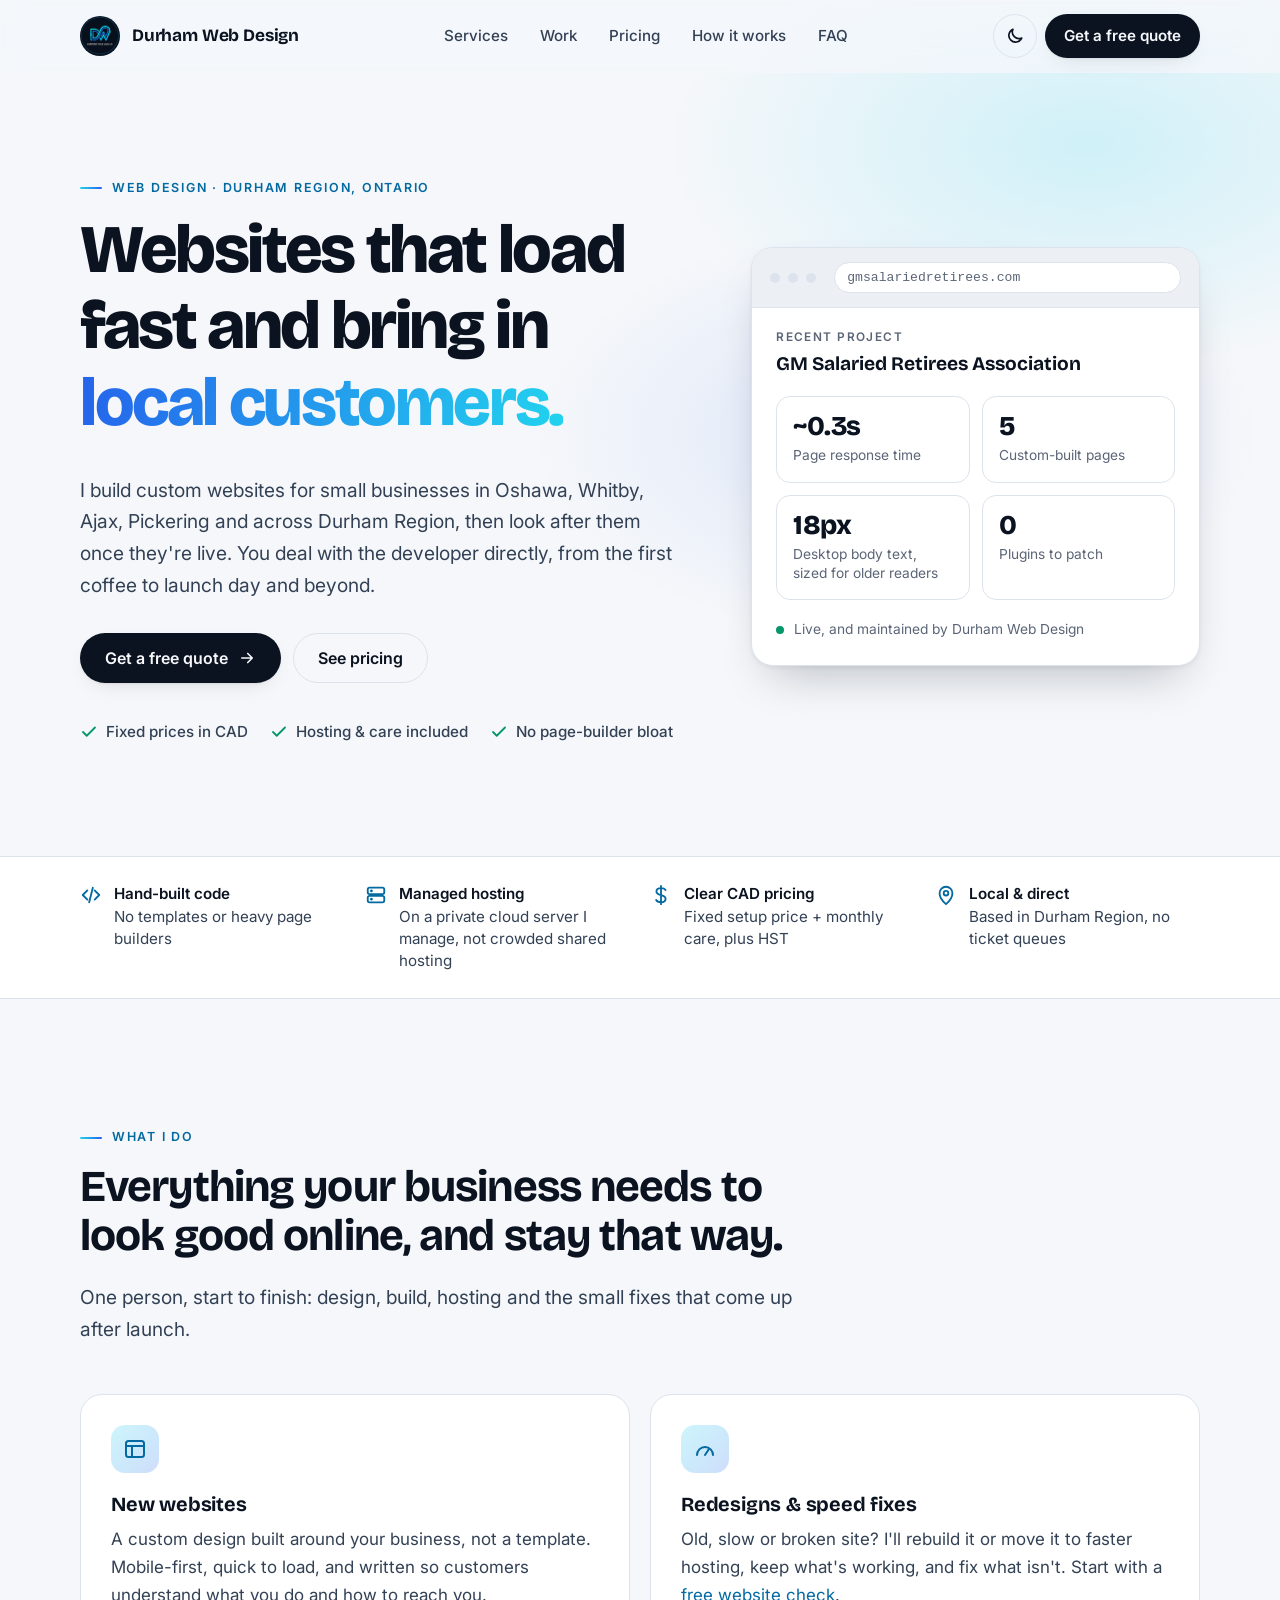
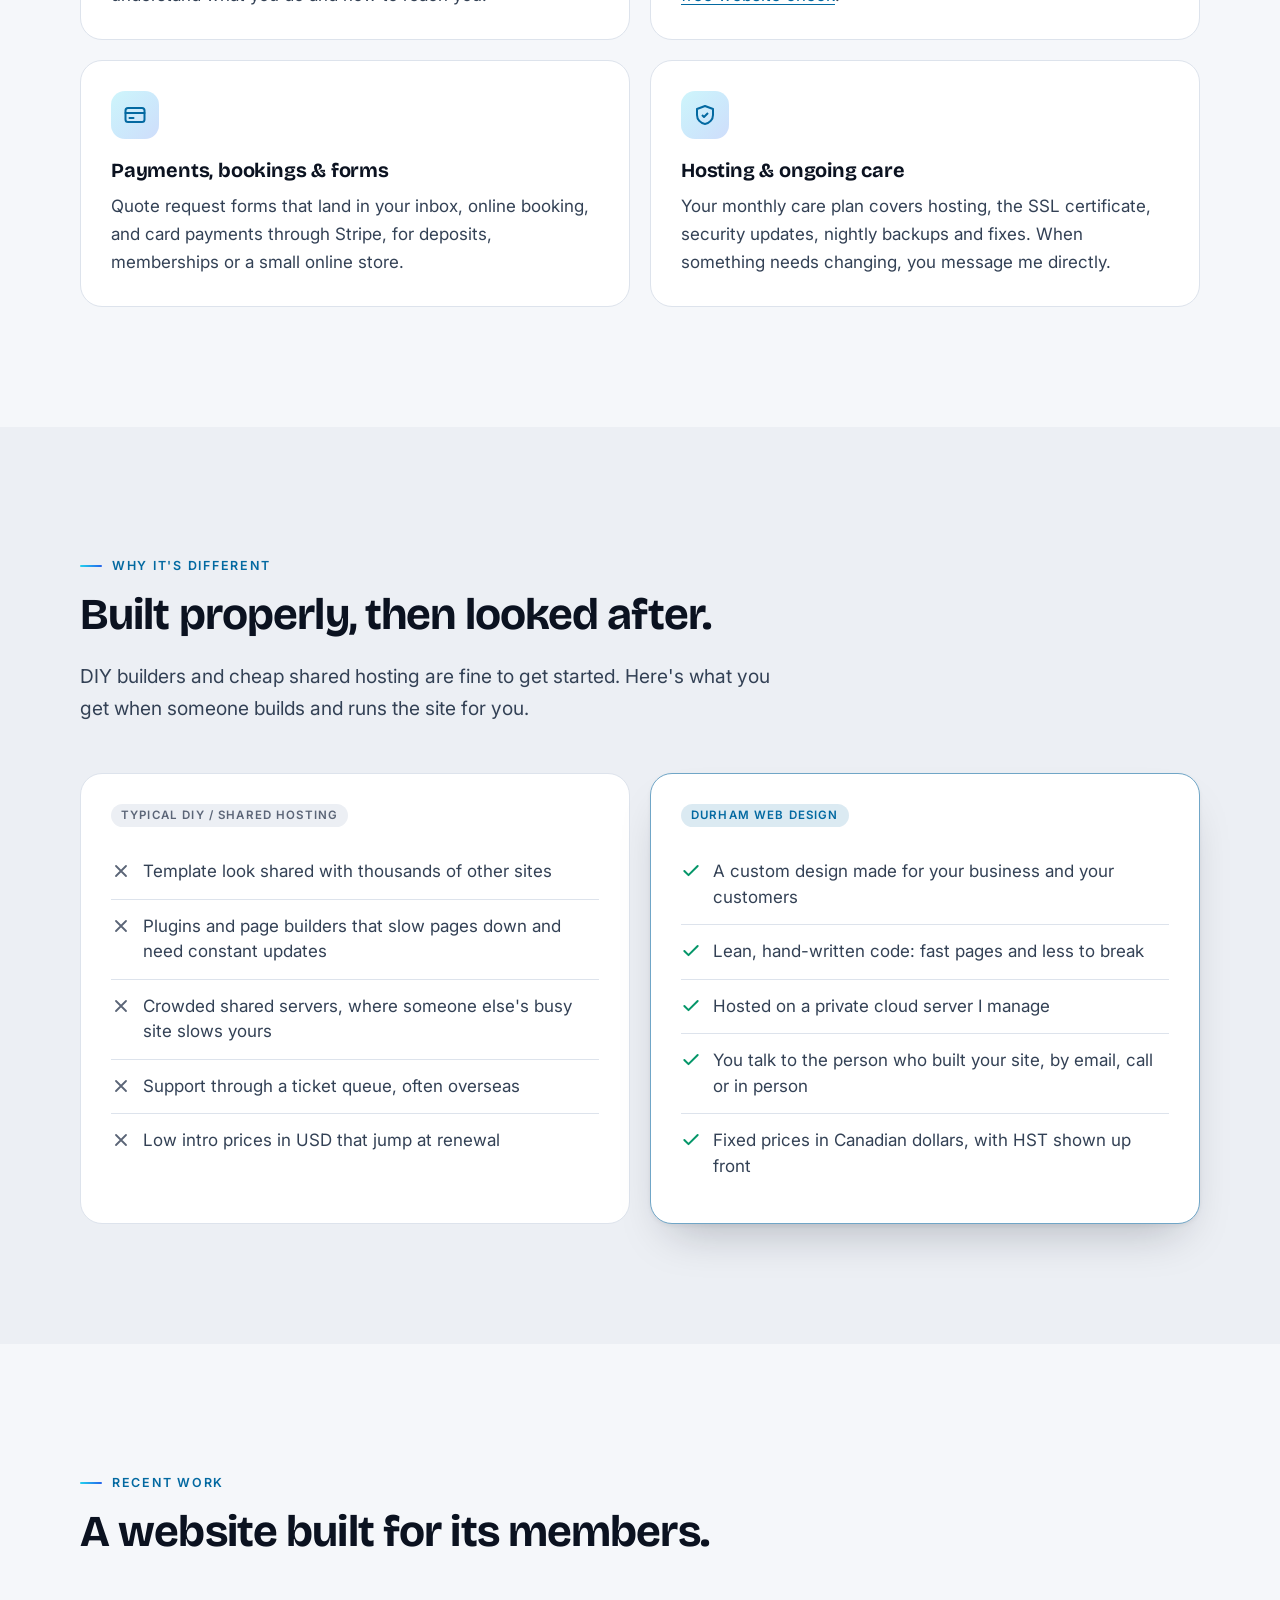
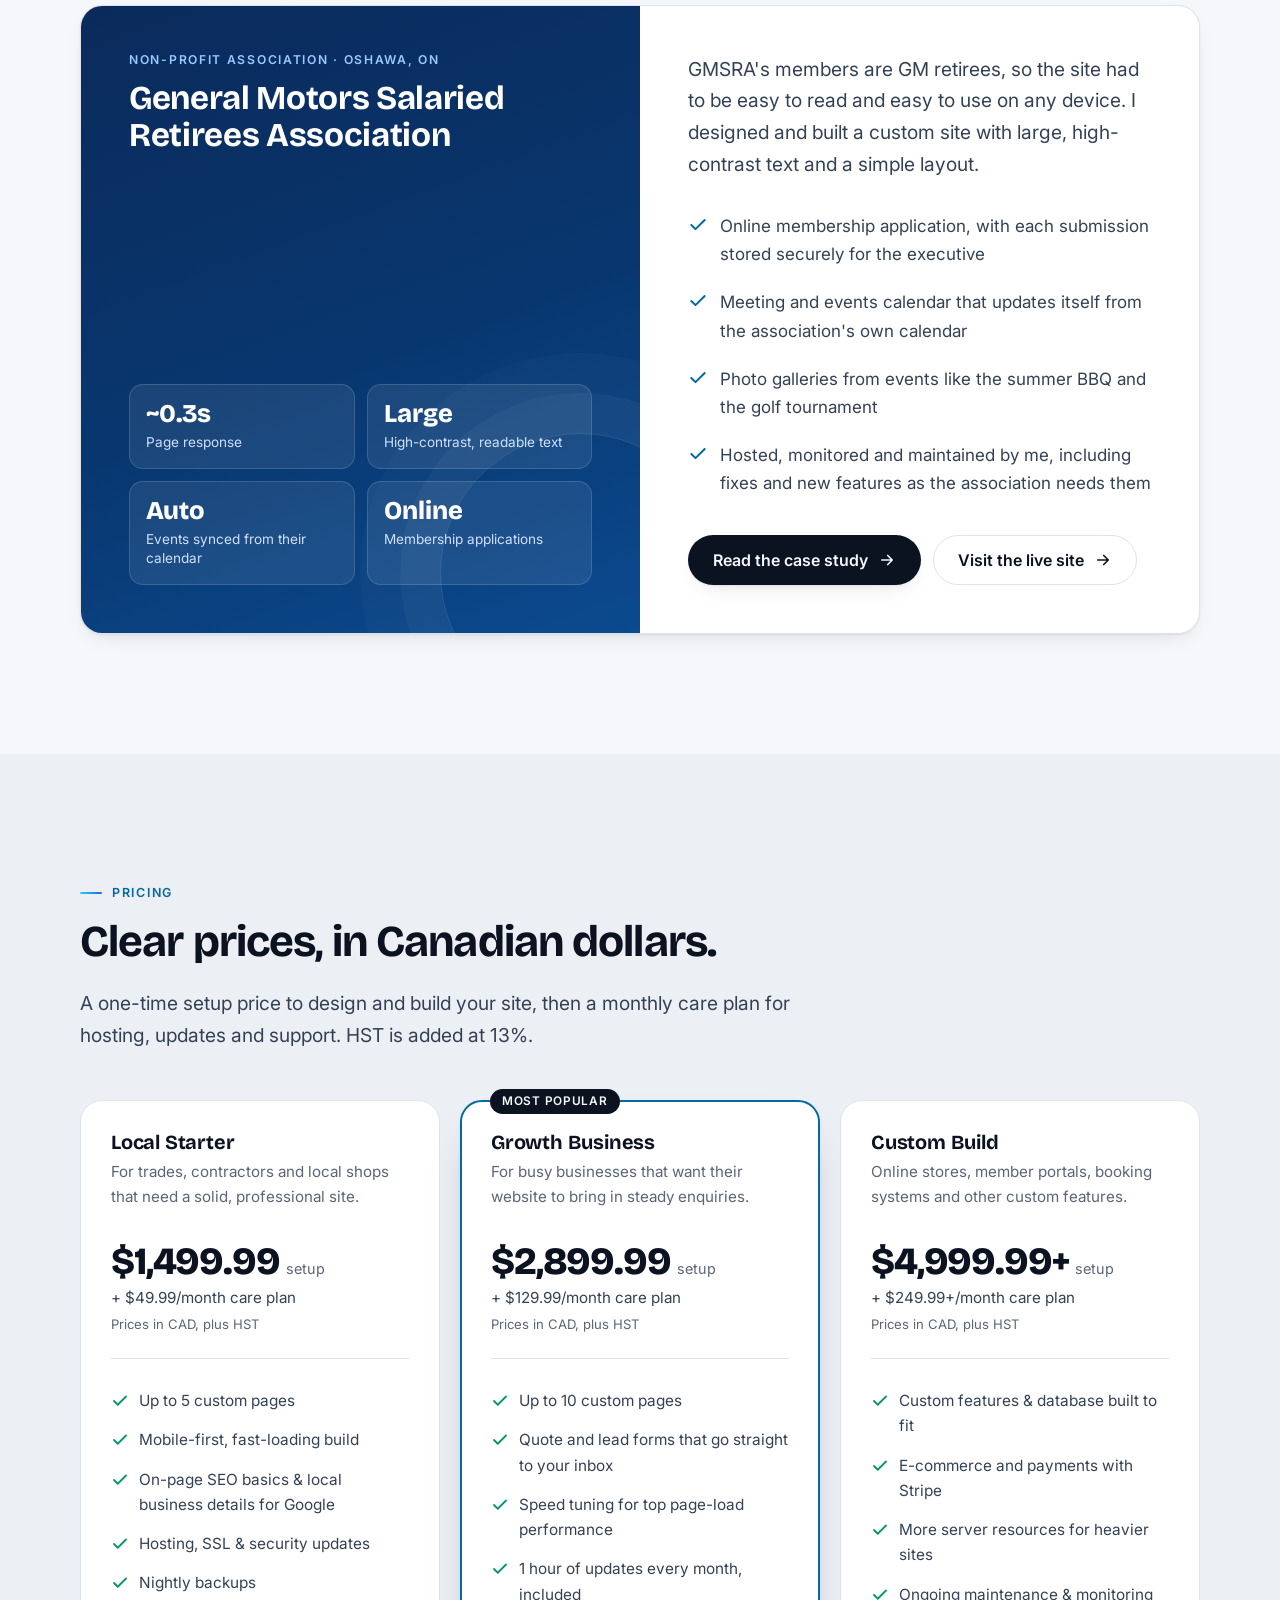
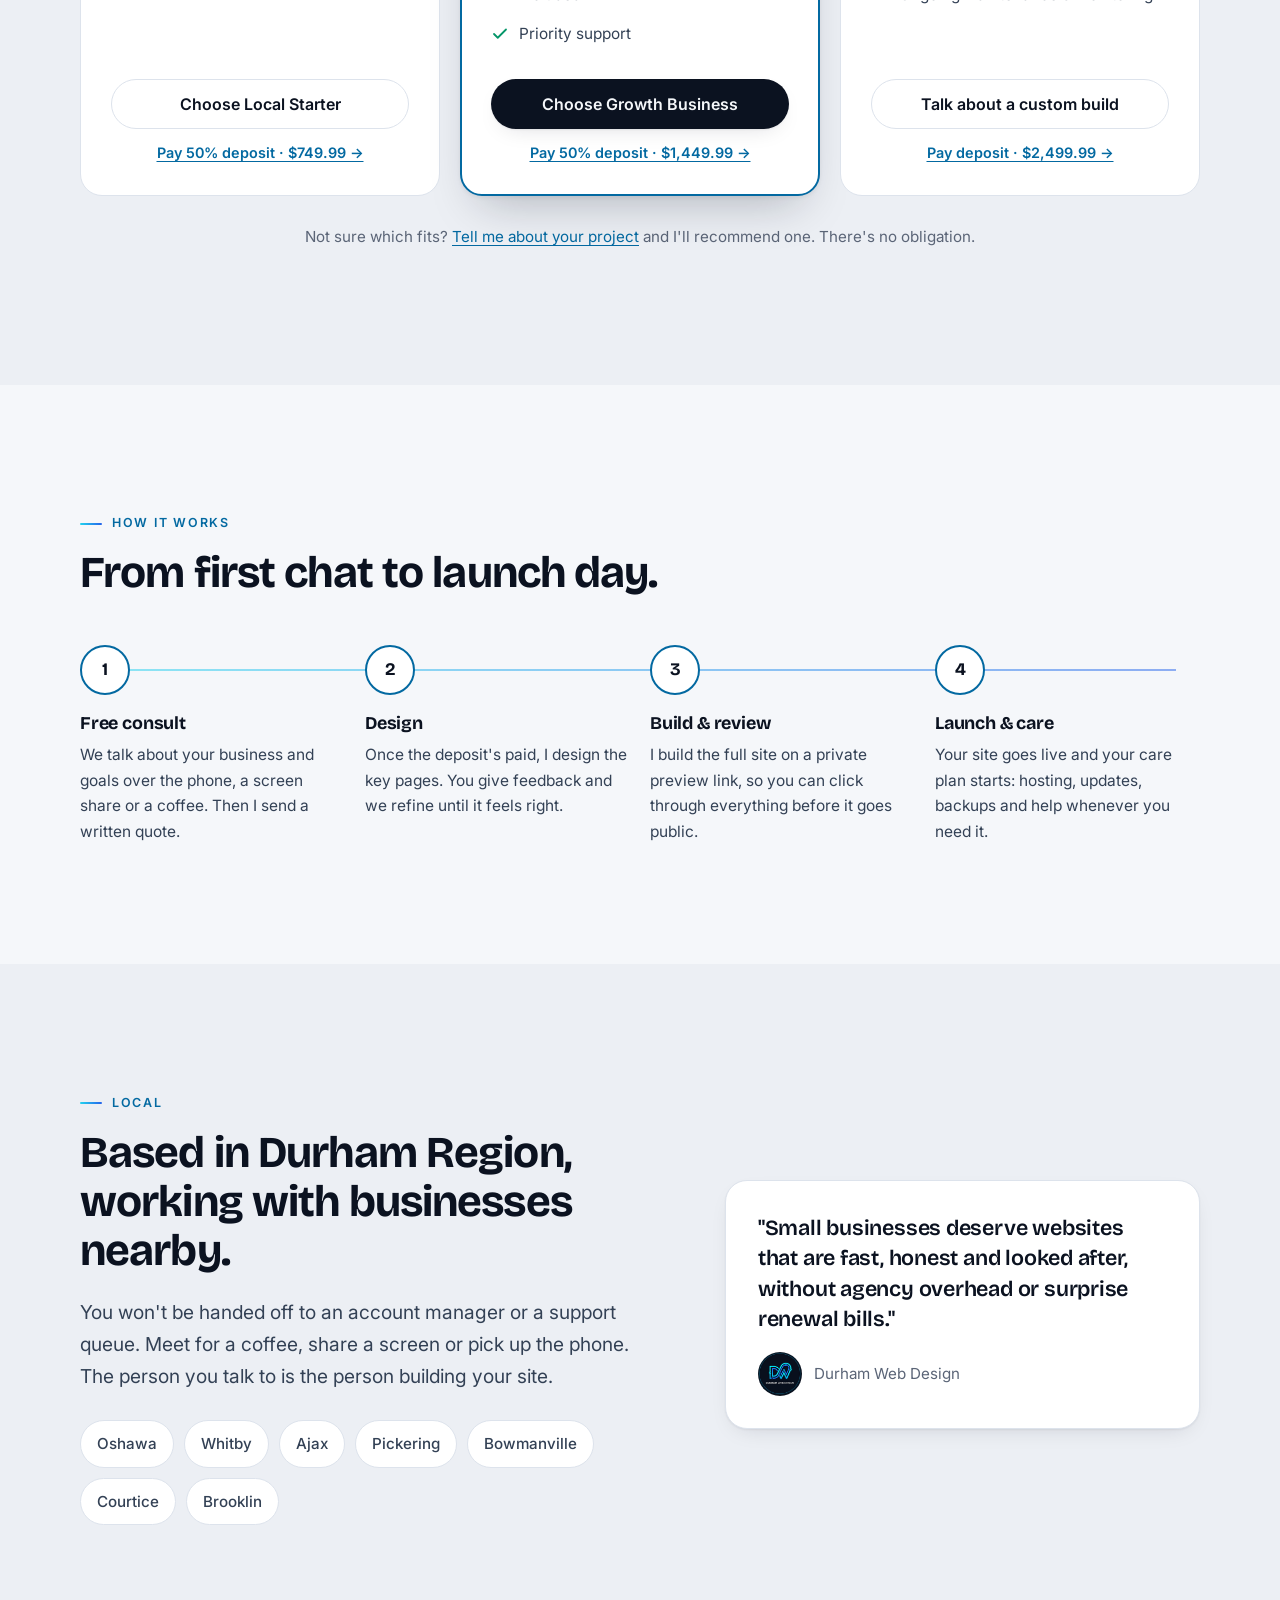
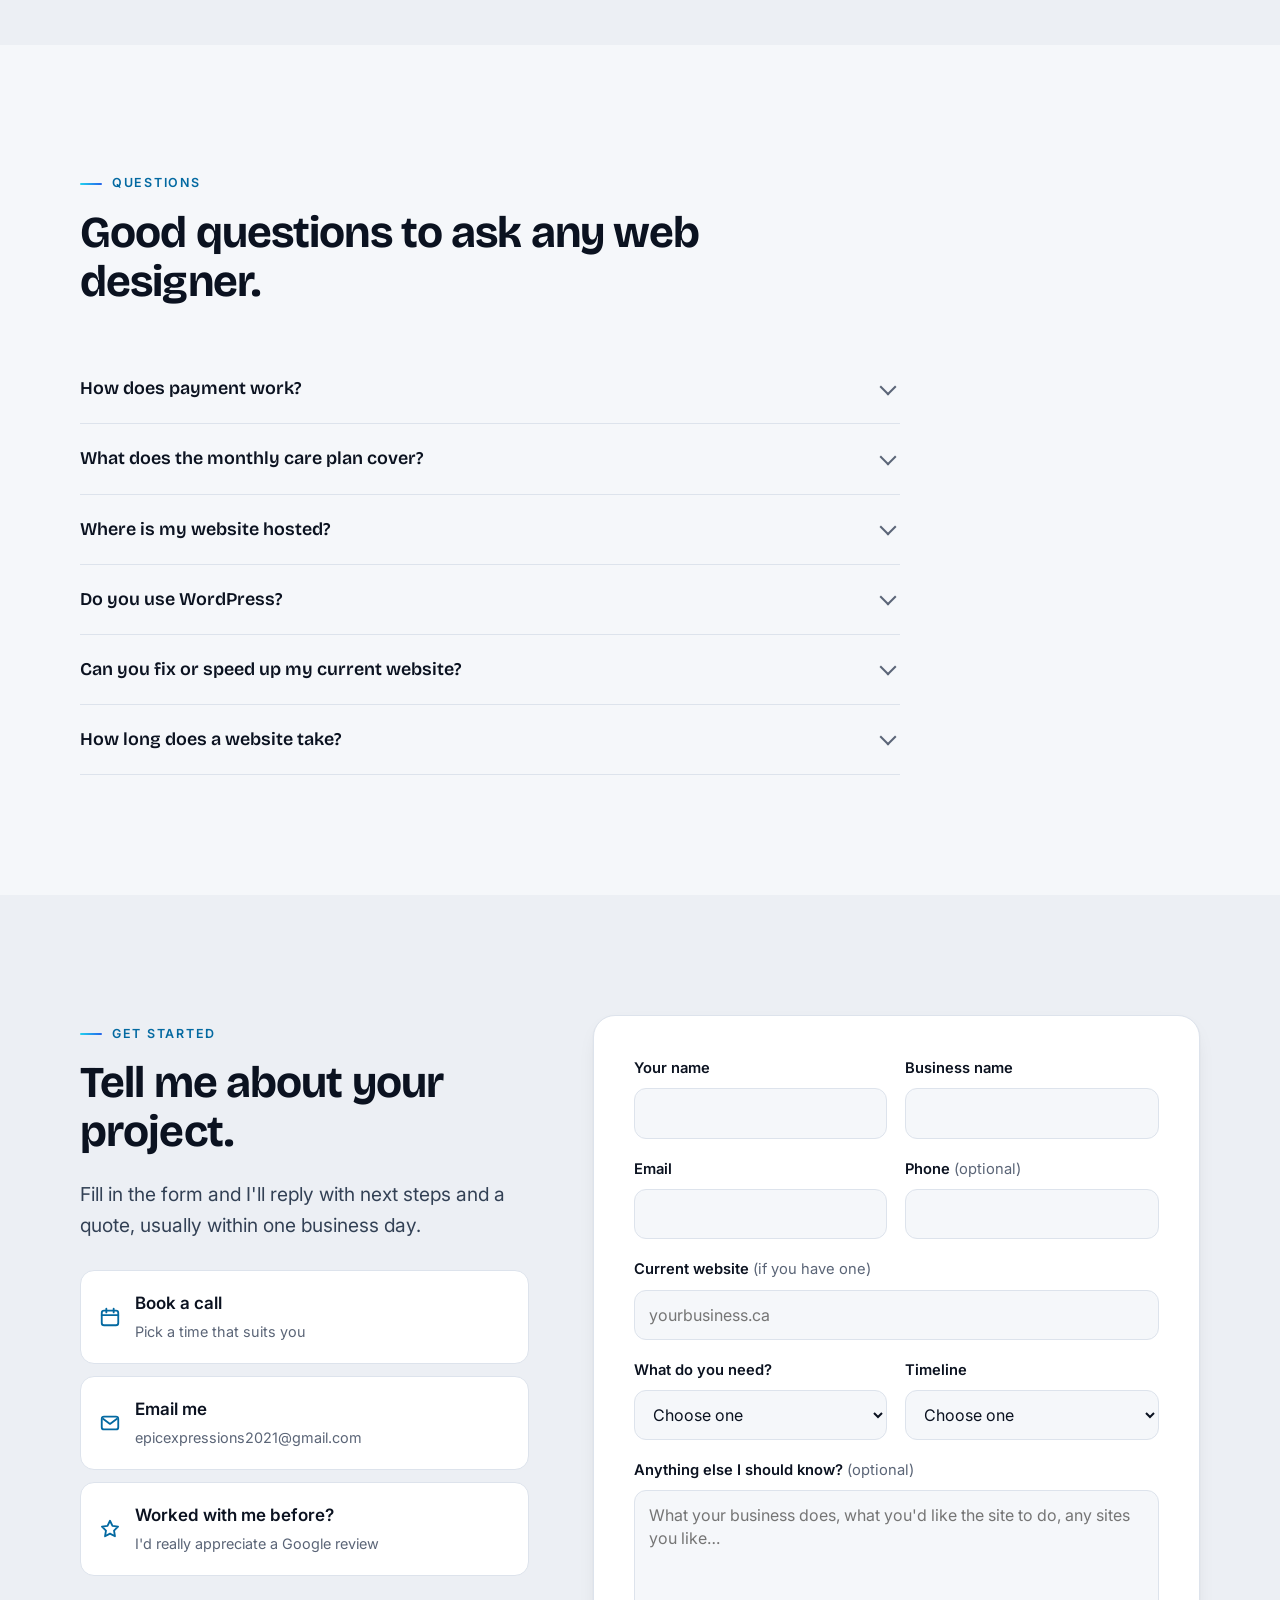
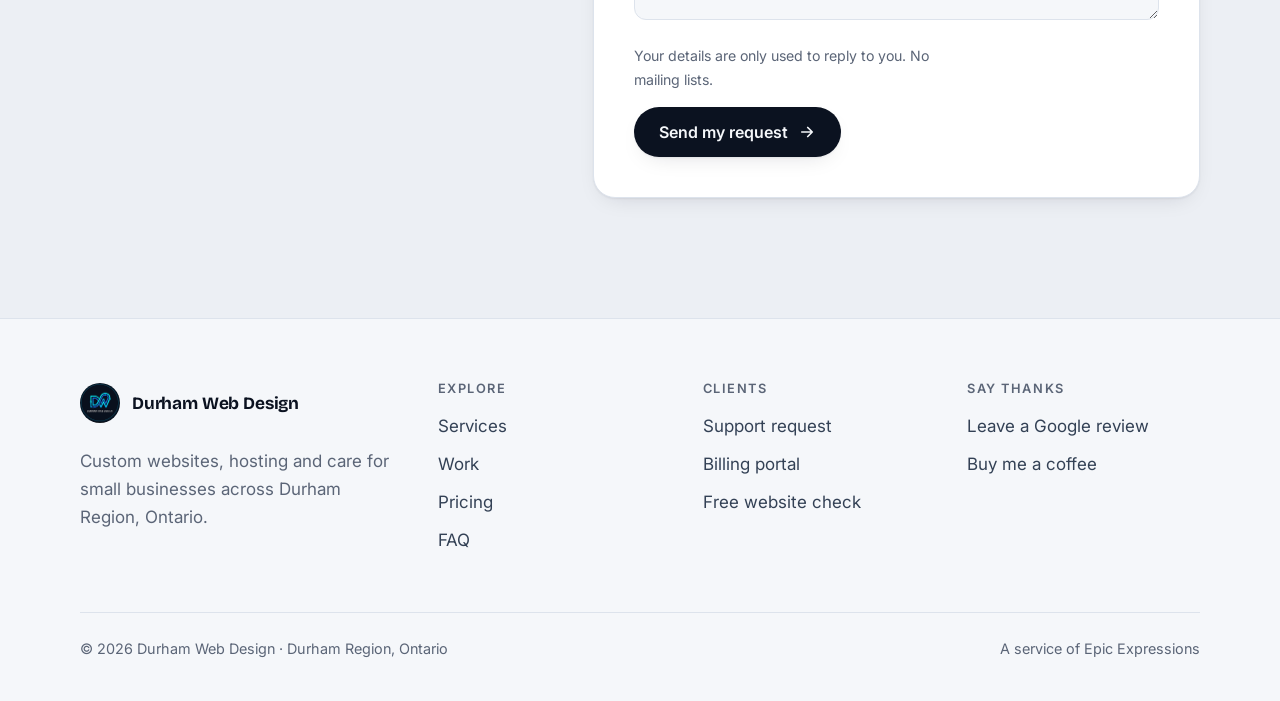
<file: index.html>
<!doctype html>
<html lang="en-CA">
<head>
  <meta charset="utf-8">
  <meta name="viewport" content="width=device-width, initial-scale=1">
  <title>Durham Web Design | Custom Websites for Durham Region Businesses</title>
  <meta name="description" content="Fast, hand-built websites for small businesses in Oshawa, Whitby, Ajax, Pickering and across Durham Region. Fixed CAD pricing, hosting and care included, and you deal directly with the developer.">
  <link rel="canonical" href="https://durhamweb.design/">
  <meta name="theme-color" content="#f5f7fa" media="(prefers-color-scheme: light)">
  <meta name="theme-color" content="#070b14" media="(prefers-color-scheme: dark)">
  <meta property="og:type" content="website">
  <meta property="og:title" content="Durham Web Design | Custom Websites for Durham Region Businesses">
  <meta property="og:description" content="Fast, hand-built websites for Durham Region businesses. Fixed CAD pricing, hosting and care included.">
  <meta property="og:url" content="https://durhamweb.design/">
  <meta property="og:image" content="https://durhamweb.design/assets/images/logo.png">
  <link rel="icon" type="image/png" href="/assets/images/favicon-64.png">
  <link rel="apple-touch-icon" href="/assets/images/apple-touch-icon.png">

  <link rel="preconnect" href="https://fonts.googleapis.com">
  <link rel="preconnect" href="https://fonts.gstatic.com" crossorigin>
  <link href="https://fonts.googleapis.com/css2?family=Bricolage+Grotesque:opsz,wght@12..96,500;12..96,600;12..96,700;12..96,800&family=Inter:wght@400;500;600;700&display=swap" rel="stylesheet">

  <!-- Google Analytics. NOTE: the server CSP must allow googletagmanager.com / google-analytics.com for this to load. -->
  <script async src="https://www.googletagmanager.com/gtag/js?id=G-33S0Z7WYRG"></script>
  <script>
    window.dataLayer = window.dataLayer || [];
    function gtag(){dataLayer.push(arguments);}
    gtag('js', new Date());
    gtag('config', 'G-33S0Z7WYRG');
  </script>

  <script type="application/ld+json">
  {
    "@context": "https://schema.org",
    "@type": "ProfessionalService",
    "name": "Durham Web Design",
    "url": "https://durhamweb.design/",
    "logo": "https://durhamweb.design/assets/images/logo.png",
    "email": "epicexpressions2021@gmail.com",
    "priceRange": "$$",
    "currenciesAccepted": "CAD",
    "areaServed": ["Oshawa","Whitby","Ajax","Pickering","Bowmanville","Courtice","Brooklin","Durham Region"],
    "address": { "@type": "PostalAddress", "addressRegion": "ON", "addressCountry": "CA" }
  }
  </script>

  <script>
    // Apply saved theme before paint (avoids a flash). Storage can be unavailable, so guard it.
    (function () {
      try {
        var t = localStorage.getItem('dwd-theme');
        if (t === 'light' || t === 'dark') document.documentElement.setAttribute('data-theme', t);
      } catch (e) {}
    })();
  </script>

    <link rel="stylesheet" href="/assets/css/site.css">
</head>
<body class="no-js">
  <a class="skip" href="#main">Skip to content</a>

  <!-- SVG icon sprite -->
  <svg width="0" height="0" style="position:absolute" aria-hidden="true">
    <defs>
      <symbol id="i-check" viewBox="0 0 24 24" fill="none" stroke="currentColor" stroke-width="2.4" stroke-linecap="round" stroke-linejoin="round"><path d="M20 6 9 17l-5-5"/></symbol>
      <symbol id="i-x" viewBox="0 0 24 24" fill="none" stroke="currentColor" stroke-width="2.2" stroke-linecap="round"><path d="M18 6 6 18M6 6l12 12"/></symbol>
      <symbol id="i-arrow" viewBox="0 0 24 24" fill="none" stroke="currentColor" stroke-width="2.2" stroke-linecap="round" stroke-linejoin="round"><path d="M5 12h14M13 6l6 6-6 6"/></symbol>
      <symbol id="i-bolt" viewBox="0 0 24 24" fill="none" stroke="currentColor" stroke-width="2" stroke-linejoin="round"><path d="M13 2 4 14h7l-1 8 9-12h-7l1-8Z"/></symbol>
      <symbol id="i-code" viewBox="0 0 24 24" fill="none" stroke="currentColor" stroke-width="2" stroke-linecap="round" stroke-linejoin="round"><path d="m8 7-5 5 5 5M16 7l5 5-5 5M14 4l-4 16"/></symbol>
      <symbol id="i-shield" viewBox="0 0 24 24" fill="none" stroke="currentColor" stroke-width="2" stroke-linejoin="round"><path d="M12 3 4 6v6c0 4.5 3.4 8.3 8 9 4.6-.7 8-4.5 8-9V6l-8-3Z"/><path d="m9 12 2 2 4-4"/></symbol>
      <symbol id="i-pin" viewBox="0 0 24 24" fill="none" stroke="currentColor" stroke-width="2" stroke-linejoin="round"><path d="M12 22s7-6.1 7-12a7 7 0 1 0-14 0c0 5.9 7 12 7 12Z"/><circle cx="12" cy="10" r="2.5"/></symbol>
      <symbol id="i-dollar" viewBox="0 0 24 24" fill="none" stroke="currentColor" stroke-width="2" stroke-linecap="round"><path d="M12 2v20M17 6.5C16 5 14.2 4.5 12 4.5c-2.8 0-5 1.3-5 3.7 0 5.3 10 2.7 10 8 0 2.4-2.2 3.8-5 3.8-2.4 0-4.4-.8-5.3-2.5"/></symbol>
      <symbol id="i-layout" viewBox="0 0 24 24" fill="none" stroke="currentColor" stroke-width="2" stroke-linejoin="round"><rect x="3" y="4" width="18" height="16" rx="2.5"/><path d="M3 9h18M9 9v11"/></symbol>
      <symbol id="i-server" viewBox="0 0 24 24" fill="none" stroke="currentColor" stroke-width="2" stroke-linejoin="round"><rect x="3" y="4" width="18" height="7" rx="2"/><rect x="3" y="13" width="18" height="7" rx="2"/><path d="M7 7.5h.01M7 16.5h.01" stroke-linecap="round" stroke-width="3"/></symbol>
      <symbol id="i-gauge" viewBox="0 0 24 24" fill="none" stroke="currentColor" stroke-width="2" stroke-linecap="round"><path d="M4 18a8 8 0 1 1 16 0"/><path d="m12 18 4-6"/></symbol>
      <symbol id="i-card" viewBox="0 0 24 24" fill="none" stroke="currentColor" stroke-width="2" stroke-linejoin="round"><rect x="2.5" y="5" width="19" height="14" rx="2.5"/><path d="M2.5 10h19M6.5 15h4" stroke-linecap="round"/></symbol>
      <symbol id="i-mail" viewBox="0 0 24 24" fill="none" stroke="currentColor" stroke-width="2" stroke-linejoin="round"><rect x="3" y="5" width="18" height="14" rx="2.5"/><path d="m4 7 8 6 8-6"/></symbol>
      <symbol id="i-cal" viewBox="0 0 24 24" fill="none" stroke="currentColor" stroke-width="2" stroke-linejoin="round"><rect x="3" y="5" width="18" height="16" rx="2.5"/><path d="M3 10h18M8 3v4M16 3v4" stroke-linecap="round"/></symbol>
      <symbol id="i-star" viewBox="0 0 24 24" fill="none" stroke="currentColor" stroke-width="2" stroke-linejoin="round"><path d="m12 3 2.7 5.6 6.1.9-4.4 4.3 1 6.1L12 17l-5.4 2.9 1-6.1-4.4-4.3 6.1-.9L12 3Z"/></symbol>
      <symbol id="i-moon" viewBox="0 0 24 24" fill="none" stroke="currentColor" stroke-width="2" stroke-linejoin="round"><path d="M20 14.5A8 8 0 0 1 9.5 4a8 8 0 1 0 10.5 10.5Z"/></symbol>
      <symbol id="i-sun" viewBox="0 0 24 24" fill="none" stroke="currentColor" stroke-width="2" stroke-linecap="round"><circle cx="12" cy="12" r="4"/><path d="M12 2v2M12 20v2M4.9 4.9l1.4 1.4M17.7 17.7l1.4 1.4M2 12h2M20 12h2M4.9 19.1l1.4-1.4M17.7 6.3l1.4-1.4"/></symbol>
      <symbol id="i-menu" viewBox="0 0 24 24" fill="none" stroke="currentColor" stroke-width="2.2" stroke-linecap="round"><path d="M4 7h16M4 12h16M4 17h16"/></symbol>
    </defs>
  </svg>

  <header class="site-header" id="top">
    <div class="wrap nav">
      <a class="brand" href="#top" aria-label="Durham Web Design home">
        <img src="/assets/images/logo-160.png" alt="" width="40" height="40">
        <span>Durham Web Design</span>
      </a>
      <ul class="nav-links">
        <li><a href="#services">Services</a></li>
        <li><a href="#work">Work</a></li>
        <li><a href="#pricing">Pricing</a></li>
        <li><a href="#process">How it works</a></li>
        <li><a href="#faq">FAQ</a></li>
      </ul>
      <div class="nav-actions">
        <button class="icon-btn" id="themeToggle" type="button" aria-label="Switch colour theme">
          <svg class="theme-moon"><use href="#i-moon"/></svg>
          <svg class="theme-sun"><use href="#i-sun"/></svg>
        </button>
        <a class="btn btn-primary btn-cta" href="#contact">Get a free quote</a>
        <button class="icon-btn menu-btn" id="menuBtn" type="button" aria-label="Open menu" aria-expanded="false" aria-controls="mobileNav">
          <svg><use href="#i-menu"/></svg>
        </button>
      </div>
    </div>
    <nav class="mobile-nav" id="mobileNav" data-open="false" aria-label="Mobile">
      <a href="#services">Services <span>&rarr;</span></a>
      <a href="#work">Work <span>&rarr;</span></a>
      <a href="#pricing">Pricing <span>&rarr;</span></a>
      <a href="#process">How it works <span>&rarr;</span></a>
      <a href="#faq">FAQ <span>&rarr;</span></a>
      <a href="/audit/">Free website check <span>&rarr;</span></a>
      <a href="/support/">Client support <span>&rarr;</span></a>
      <a class="btn btn-primary" href="#contact">Get a free quote</a>
    </nav>
  </header>

  <main id="main">

    <!-- HERO -->
    <section class="hero">
      <div class="wrap hero-grid">
        <div>
          <div class="eyebrow">Web design &middot; Durham Region, Ontario</div>
          <h1>Websites that load fast and bring in <span class="grad">local customers.</span></h1>
          <p class="lead">I build custom websites for small businesses in Oshawa, Whitby, Ajax, Pickering and across Durham Region, then look after them once they're live. You deal with the developer directly, from the first coffee to launch day and beyond.</p>
          <div class="hero-ctas">
            <a class="btn btn-primary" href="#contact">Get a free quote <svg class="arrow" width="18" height="18"><use href="#i-arrow"/></svg></a>
            <a class="btn btn-ghost" href="#pricing">See pricing</a>
          </div>
          <ul class="hero-points">
            <li><svg><use href="#i-check"/></svg>Fixed prices in CAD</li>
            <li><svg><use href="#i-check"/></svg>Hosting &amp; care included</li>
            <li><svg><use href="#i-check"/></svg>No page-builder bloat</li>
          </ul>
        </div>

        <aside class="proof reveal" aria-label="Recent project at a glance">
          <div class="proof-bar">
            <i></i><i></i><i></i>
            <div class="proof-url">gmsalariedretirees.com</div>
          </div>
          <div class="proof-body">
            <div class="proof-label">Recent project</div>
            <div class="proof-title">GM Salaried Retirees Association</div>
            <div class="proof-stats">
              <div class="stat"><b>~0.3s</b><span>Page response time</span></div>
              <div class="stat"><b>5</b><span>Custom-built pages</span></div>
              <div class="stat"><b>18px</b><span>Desktop body text, sized for older readers</span></div>
              <div class="stat"><b>0</b><span>Plugins to patch</span></div>
            </div>
            <div class="proof-foot"><span class="pulse" aria-hidden="true"></span>Live, and maintained by Durham Web Design</div>
          </div>
        </aside>
      </div>
    </section>

    <!-- STRIP -->
    <div class="strip">
      <div class="wrap">
        <ul>
          <li><svg><use href="#i-code"/></svg><div><b>Hand-built code</b>No templates or heavy page builders</div></li>
          <li><svg><use href="#i-server"/></svg><div><b>Managed hosting</b>On a private cloud server I manage, not crowded shared hosting</div></li>
          <li><svg><use href="#i-dollar"/></svg><div><b>Clear CAD pricing</b>Fixed setup price + monthly care, plus HST</div></li>
          <li><svg><use href="#i-pin"/></svg><div><b>Local &amp; direct</b>Based in Durham Region, no ticket queues</div></li>
        </ul>
      </div>
    </div>

    <!-- SERVICES -->
    <section id="services">
      <div class="wrap">
        <div class="section-head reveal">
          <div class="eyebrow">What I do</div>
          <h2>Everything your business needs to look good online, and stay that way.</h2>
          <p class="lead">One person, start to finish: design, build, hosting and the small fixes that come up after launch.</p>
        </div>
        <div class="cards">
          <article class="card reveal">
            <div class="ico"><svg><use href="#i-layout"/></svg></div>
            <h3>New websites</h3>
            <p>A custom design built around your business, not a template. Mobile-first, quick to load, and written so customers understand what you do and how to reach you.</p>
          </article>
          <article class="card reveal">
            <div class="ico"><svg><use href="#i-gauge"/></svg></div>
            <h3>Redesigns &amp; speed fixes</h3>
            <p>Old, slow or broken site? I'll rebuild it or move it to faster hosting, keep what's working, and fix what isn't. Start with a <a href="/audit/">free website check</a>.</p>
          </article>
          <article class="card reveal">
            <div class="ico"><svg><use href="#i-card"/></svg></div>
            <h3>Payments, bookings &amp; forms</h3>
            <p>Quote request forms that land in your inbox, online booking, and card payments through Stripe, for deposits, memberships or a small online store.</p>
          </article>
          <article class="card reveal">
            <div class="ico"><svg><use href="#i-shield"/></svg></div>
            <h3>Hosting &amp; ongoing care</h3>
            <p>Your monthly care plan covers hosting, the SSL certificate, security updates, nightly backups and fixes. When something needs changing, you message me directly.</p>
          </article>
        </div>
      </div>
    </section>

    <!-- COMPARE -->
    <section class="compare-wrap" id="why">
      <div class="wrap">
        <div class="section-head reveal">
          <div class="eyebrow">Why it's different</div>
          <h2>Built properly, then looked after.</h2>
          <p class="lead">DIY builders and cheap shared hosting are fine to get started. Here's what you get when someone builds and runs the site for you.</p>
        </div>
        <div class="compare">
          <div class="compare-col them reveal">
            <h3><span class="tag">Typical DIY / shared hosting</span></h3>
            <ul>
              <li><svg><use href="#i-x"/></svg>Template look shared with thousands of other sites</li>
              <li><svg><use href="#i-x"/></svg>Plugins and page builders that slow pages down and need constant updates</li>
              <li><svg><use href="#i-x"/></svg>Crowded shared servers, where someone else's busy site slows yours</li>
              <li><svg><use href="#i-x"/></svg>Support through a ticket queue, often overseas</li>
              <li><svg><use href="#i-x"/></svg>Low intro prices in USD that jump at renewal</li>
            </ul>
          </div>
          <div class="compare-col us reveal">
            <h3><span class="tag">Durham Web Design</span></h3>
            <ul>
              <li><svg><use href="#i-check"/></svg>A custom design made for your business and your customers</li>
              <li><svg><use href="#i-check"/></svg>Lean, hand-written code: fast pages and less to break</li>
              <li><svg><use href="#i-check"/></svg>Hosted on a private cloud server I manage</li>
              <li><svg><use href="#i-check"/></svg>You talk to the person who built your site, by email, call or in person</li>
              <li><svg><use href="#i-check"/></svg>Fixed prices in Canadian dollars, with HST shown up front</li>
            </ul>
          </div>
        </div>
      </div>
    </section>

    <!-- CASE STUDY -->
    <section id="work">
      <div class="wrap">
        <div class="section-head reveal">
          <div class="eyebrow">Recent work</div>
          <h2>A website built for its members.</h2>
        </div>
        <article class="case reveal">
          <div class="case-visual">
            <div>
              <div class="kicker">Non-profit association &middot; Oshawa, ON</div>
              <h3>General Motors Salaried Retirees Association</h3>
            </div>
            <div class="case-metrics">
              <div><b>~0.3s</b><span>Page response</span></div>
              <div><b>Large</b><span>High-contrast, readable text</span></div>
              <div><b>Auto</b><span>Events synced from their calendar</span></div>
              <div><b>Online</b><span>Membership applications</span></div>
            </div>
          </div>
          <div class="case-body">
            <p class="lead">GMSRA's members are GM retirees, so the site had to be easy to read and easy to use on any device. I designed and built a custom site with large, high-contrast text and a simple layout.</p>
            <ul>
              <li><svg><use href="#i-check"/></svg>Online membership application, with each submission stored securely for the executive</li>
              <li><svg><use href="#i-check"/></svg>Meeting and events calendar that updates itself from the association's own calendar</li>
              <li><svg><use href="#i-check"/></svg>Photo galleries from events like the summer BBQ and the golf tournament</li>
              <li><svg><use href="#i-check"/></svg>Hosted, monitored and maintained by me, including fixes and new features as the association needs them</li>
            </ul>
            <div class="hero-ctas">
              <a class="btn btn-primary" href="/work/gmsra/">Read the case study <svg class="arrow" width="18" height="18"><use href="#i-arrow"/></svg></a>
              <a class="btn btn-ghost" href="https://gmsalariedretirees.com" target="_blank" rel="noopener">Visit the live site <svg class="arrow" width="18" height="18"><use href="#i-arrow"/></svg></a>
            </div>
          </div>
        </article>
      </div>
    </section>

    <!-- PRICING -->
    <section class="pricing-wrap" id="pricing">
      <div class="wrap">
        <div class="section-head reveal">
          <div class="eyebrow">Pricing</div>
          <h2>Clear prices, in Canadian dollars.</h2>
          <p class="lead">A one-time setup price to design and build your site, then a monthly care plan for hosting, updates and support. HST is added at 13%.</p>
        </div>
        <div class="plans">
          <article class="plan reveal">
            <h3>Local Starter</h3>
            <p class="for">For trades, contractors and local shops that need a solid, professional site.</p>
            <div class="price"><b>$1,499.99</b><small>setup</small></div>
            <div class="care">+ $49.99/month care plan</div>
            <div class="tax">Prices in CAD, plus HST</div>
            <ul>
              <li><svg><use href="#i-check"/></svg>Up to 5 custom pages</li>
              <li><svg><use href="#i-check"/></svg>Mobile-first, fast-loading build</li>
              <li><svg><use href="#i-check"/></svg>On-page SEO basics &amp; local business details for Google</li>
              <li><svg><use href="#i-check"/></svg>Hosting, SSL &amp; security updates</li>
              <li><svg><use href="#i-check"/></svg>Nightly backups</li>
            </ul>
            <a class="btn btn-ghost" href="#contact" data-plan="Local Starter">Choose Local Starter</a>
            <a class="deposit" href="https://buy.stripe.com/aFacN4cE6eJp2MXd5ebZe00" target="_blank" rel="noopener noreferrer">Pay 50% deposit · $749.99 &rarr;</a>
          </article>

          <article class="plan featured reveal">
            <span class="badge">Most popular</span>
            <h3>Growth Business</h3>
            <p class="for">For busy businesses that want their website to bring in steady enquiries.</p>
            <div class="price"><b>$2,899.99</b><small>setup</small></div>
            <div class="care">+ $129.99/month care plan</div>
            <div class="tax">Prices in CAD, plus HST</div>
            <ul>
              <li><svg><use href="#i-check"/></svg>Up to 10 custom pages</li>
              <li><svg><use href="#i-check"/></svg>Quote and lead forms that go straight to your inbox</li>
              <li><svg><use href="#i-check"/></svg>Speed tuning for top page-load performance</li>
              <li><svg><use href="#i-check"/></svg>1 hour of updates every month, included</li>
              <li><svg><use href="#i-check"/></svg>Priority support</li>
            </ul>
            <a class="btn btn-primary" href="#contact" data-plan="Growth Business">Choose Growth Business</a>
            <a class="deposit" href="https://buy.stripe.com/6oU4gy8nQ8l19blghqbZe01" target="_blank" rel="noopener noreferrer">Pay 50% deposit · $1,449.99 &rarr;</a>
          </article>

          <article class="plan reveal">
            <h3>Custom Build</h3>
            <p class="for">Online stores, member portals, booking systems and other custom features.</p>
            <div class="price"><b>$4,999.99+</b><small>setup</small></div>
            <div class="care">+ $249.99+/month care plan</div>
            <div class="tax">Prices in CAD, plus HST</div>
            <ul>
              <li><svg><use href="#i-check"/></svg>Custom features &amp; database built to fit</li>
              <li><svg><use href="#i-check"/></svg>E-commerce and payments with Stripe</li>
              <li><svg><use href="#i-check"/></svg>More server resources for heavier sites</li>
              <li><svg><use href="#i-check"/></svg>Ongoing maintenance &amp; monitoring</li>
            </ul>
            <a class="btn btn-ghost" href="#contact" data-plan="Custom Build">Talk about a custom build</a>
            <a class="deposit" href="https://buy.stripe.com/7sY4gy33w6cTafpfdmbZe02" target="_blank" rel="noopener noreferrer">Pay deposit · $2,499.99 &rarr;</a>
          </article>
        </div>
        <p class="pricing-note">Not sure which fits? <a href="#contact">Tell me about your project</a> and I'll recommend one. There's no obligation.</p>
      </div>
    </section>

    <!-- PROCESS -->
    <section id="process">
      <div class="wrap">
        <div class="section-head reveal">
          <div class="eyebrow">How it works</div>
          <h2>From first chat to launch day.</h2>
        </div>
        <ol class="steps">
          <li class="reveal">
            <h3>Free consult</h3>
            <p>We talk about your business and goals over the phone, a screen share or a coffee. Then I send a written quote.</p>
          </li>
          <li class="reveal">
            <h3>Design</h3>
            <p>Once the deposit's paid, I design the key pages. You give feedback and we refine until it feels right.</p>
          </li>
          <li class="reveal">
            <h3>Build &amp; review</h3>
            <p>I build the full site on a private preview link, so you can click through everything before it goes public.</p>
          </li>
          <li class="reveal">
            <h3>Launch &amp; care</h3>
            <p>Your site goes live and your care plan starts: hosting, updates, backups and help whenever you need it.</p>
          </li>
        </ol>
      </div>
    </section>

    <!-- LOCAL -->
    <section class="compare-wrap" id="local">
      <div class="wrap local">
        <div class="reveal">
          <div class="eyebrow">Local</div>
          <h2>Based in Durham Region, working with businesses nearby.</h2>
          <p class="lead">You won't be handed off to an account manager or a support queue. Meet for a coffee, share a screen or pick up the phone. The person you talk to is the person building your site.</p>
          <div class="towns" aria-label="Areas served">
            <span>Oshawa</span><span>Whitby</span><span>Ajax</span><span>Pickering</span><span>Bowmanville</span><span>Courtice</span><span>Brooklin</span>
          </div>
        </div>
        <aside class="quote-card reveal">
          <p class="big">"Small businesses deserve websites that are fast, honest and looked after, without agency overhead or surprise renewal bills."</p>
          <div class="who"><img src="/assets/images/logo-160.png" alt="" width="44" height="44"><span>Durham Web Design</span></div>
        </aside>
      </div>
    </section>

    <!-- FAQ -->
    <section id="faq">
      <div class="wrap">
        <div class="section-head reveal">
          <div class="eyebrow">Questions</div>
          <h2>Good questions to ask any web designer.</h2>
        </div>
        <div class="faq reveal">
          <details>
            <summary>How does payment work?</summary>
            <p>A 50% deposit gets your project started, and the rest is due when your site is ready to launch. You can pay the deposit by card through Stripe. The monthly care plan begins once your site is live. All prices are in Canadian dollars, plus 13% HST.</p>
          </details>
          <details>
            <summary>What does the monthly care plan cover?</summary>
            <p>Hosting, your SSL certificate (the padlock), security and software updates, nightly backups, and fixing anything that breaks. Growth Business plans also include an hour of content changes every month.</p>
          </details>
          <details>
            <summary>Where is my website hosted?</summary>
            <p>On a private cloud server, provided by Hetzner and managed by me. It isn't a crowded shared hosting plan. It's located in Virginia, USA, with a fast connection to Ontario. If your business needs data stored in Canada, tell me and we'll plan for it.</p>
          </details>
          <details>
            <summary>Do you use WordPress?</summary>
            <p>Not by default. I write lean, custom code, which keeps sites fast and leaves very little to break or patch. If you want to edit content yourself, we'll pick a setup that suits you.</p>
          </details>
          <details>
            <summary>Can you fix or speed up my current website?</summary>
            <p>Usually, yes. Start with the <a href="/audit/">free website check</a>, or send me your address through the form below. I'll tell you honestly whether a fix or a rebuild makes more sense.</p>
          </details>
          <details>
            <summary>How long does a website take?</summary>
            <p>Most small business sites take a few weeks from deposit to launch. A lot depends on how quickly content and feedback come together. Custom builds take longer, and you'll get a timeline with your quote.</p>
          </details>
        </div>
      </div>
    </section>

    <!-- CONTACT -->
    <section class="contact-wrap" id="contact">
      <div class="wrap contact">
        <div class="contact-aside reveal">
          <div class="eyebrow">Get started</div>
          <h2>Tell me about your project.</h2>
          <p class="lead">Fill in the form and I'll reply with next steps and a quote, usually within one business day.</p>
          <div class="contact-options">
            <a class="contact-option" href="https://calendar.app.google/nbZSc4PuUv6BXNGJ7" target="_blank" rel="noopener noreferrer">
              <svg><use href="#i-cal"/></svg><div><b>Book a call</b><span>Pick a time that suits you</span></div>
            </a>
            <a class="contact-option" href="mailto:epicexpressions2021@gmail.com">
              <svg><use href="#i-mail"/></svg><div><b>Email me</b><span>epicexpressions2021@gmail.com</span></div>
            </a>
            <a class="contact-option" href="https://g.page/r/CSfgP1VMcxkOEBM/review" target="_blank" rel="noopener noreferrer">
              <svg><use href="#i-star"/></svg><div><b>Worked with me before?</b><span>I'd really appreciate a Google review</span></div>
            </a>
          </div>
        </div>

        <div class="form-card reveal">
          <form id="leadForm" novalidate>
            <input type="hidden" name="access_key" value="86be778f-1b8e-434d-95ed-16ac46065844">
            <input type="hidden" name="subject" value="New Lead Proposal Request - Durham Web Design">
            <input type="hidden" name="from_name" value="Durham Web Design Lead Form">
            <div class="hp" aria-hidden="true">
              <label for="botcheck">Leave this empty</label>
              <input type="checkbox" id="botcheck" name="botcheck" tabindex="-1" autocomplete="off">
            </div>

            <div class="form-grid">
              <div class="field">
                <label for="fullName">Your name</label>
                <input type="text" id="fullName" name="name" autocomplete="name" required>
              </div>
              <div class="field">
                <label for="businessName">Business name</label>
                <input type="text" id="businessName" name="businessName" autocomplete="organization" required>
              </div>
              <div class="field">
                <label for="email">Email</label>
                <input type="email" id="email" name="email" autocomplete="email" required>
              </div>
              <div class="field">
                <label for="phone">Phone <span class="opt">(optional)</span></label>
                <input type="tel" id="phone" name="phone" autocomplete="tel">
              </div>
              <div class="field full">
                <label for="website">Current website <span class="opt">(if you have one)</span></label>
                <input type="text" id="website" name="website" inputmode="url" placeholder="yourbusiness.ca">
              </div>
              <div class="field">
                <label for="projectGoal">What do you need?</label>
                <select id="projectGoal" name="projectGoal" required>
                  <option value="" selected disabled>Choose one</option>
                  <option value="New Website">A new website</option>
                  <option value="Redesign">A redesign of my current site</option>
                  <option value="Speed & Hosting">Speed fixes or a hosting move</option>
                  <option value="Ongoing Maintenance">Ongoing maintenance</option>
                  <option value="Payments / Custom">Payments, bookings or something custom</option>
                </select>
              </div>
              <div class="field">
                <label for="timeline">Timeline</label>
                <select id="timeline" name="timeline" required>
                  <option value="" selected disabled>Choose one</option>
                  <option value="ASAP">As soon as possible</option>
                  <option value="1 Month">Within a month</option>
                  <option value="2-3 Months">In 2–3 months</option>
                  <option value="Exploring">Just exploring</option>
                </select>
              </div>
              <div class="field full">
                <label for="message">Anything else I should know? <span class="opt">(optional)</span></label>
                <textarea id="message" name="message" placeholder="What your business does, what you'd like the site to do, any sites you like…"></textarea>
              </div>
            </div>

            <div class="form-error" id="formError" role="alert"></div>
            <div class="form-foot">
              <small>Your details are only used to reply to you. No mailing lists.</small>
              <button class="btn btn-primary" type="submit" id="submitBtn">Send my request <svg class="arrow" width="18" height="18"><use href="#i-arrow"/></svg></button>
            </div>
          </form>

          <div class="form-success" id="formSuccess" role="status" aria-live="polite" tabindex="-1">
            <div class="check"><svg><use href="#i-check"/></svg></div>
            <h3>Thanks, your request is in.</h3>
            <p class="muted">I'll review it and get back to you, usually within one business day.</p>
            <button class="btn btn-ghost" type="button" id="resetForm">Send another request</button>
          </div>
        </div>
      </div>
    </section>
  </main>

  <footer class="site-footer">
    <div class="wrap">
      <div class="footer-grid">
        <div>
          <a class="brand" href="#top"><img src="/assets/images/logo-160.png" alt="" width="40" height="40"><span>Durham Web Design</span></a>
          <p class="muted" style="margin-top:16px; max-width: 34ch;">Custom websites, hosting and care for small businesses across Durham Region, Ontario.</p>
        </div>
        <div>
          <h4>Explore</h4>
          <ul>
            <li><a href="#services">Services</a></li>
            <li><a href="#work">Work</a></li>
            <li><a href="#pricing">Pricing</a></li>
            <li><a href="#faq">FAQ</a></li>
          </ul>
        </div>
        <div>
          <h4>Clients</h4>
          <ul>
            <li><a href="/support/">Support request</a></li>
            <li><a href="https://billing.stripe.com/p/login/dRm3cveMn0wIfMi17rd7q00" target="_blank" rel="noopener noreferrer">Billing portal</a></li>
            <li><a href="/audit/">Free website check</a></li>
          </ul>
        </div>
        <div>
          <h4>Say thanks</h4>
          <ul>
            <li><a href="https://g.page/r/CSfgP1VMcxkOEBM/review" target="_blank" rel="noopener noreferrer">Leave a Google review</a></li>
            <li><a href="https://buy.stripe.com/aFa7sK6fI0Sz9bl8OYbZe09" target="_blank" rel="noopener noreferrer">Buy me a coffee</a></li>
          </ul>
        </div>
      </div>
      <div class="footer-bottom">
        <span>&copy; <span id="year">2026</span> Durham Web Design &middot; Durham Region, Ontario</span>
        <span>A service of Epic Expressions</span>
      </div>
    </div>
  </footer>

  <script>
    (function () {
      document.body.classList.remove('no-js');
      var root = document.documentElement;

      // Year
      var y = document.getElementById('year'); if (y) y.textContent = new Date().getFullYear();

      // Theme toggle
      var tbtn = document.getElementById('themeToggle');
      function isDark() {
        var t = root.getAttribute('data-theme');
        if (t) return t === 'dark';
        return window.matchMedia && window.matchMedia('(prefers-color-scheme: dark)').matches;
      }
      tbtn.addEventListener('click', function () {
        var next = isDark() ? 'light' : 'dark';
        root.setAttribute('data-theme', next);
        try { localStorage.setItem('dwd-theme', next); } catch (e) {}
      });

      // Header border on scroll
      var header = document.querySelector('.site-header');
      function onScroll() { header.classList.toggle('scrolled', window.scrollY > 8); }
      window.addEventListener('scroll', onScroll, { passive: true }); onScroll();

      // Mobile menu
      var menuBtn = document.getElementById('menuBtn'), nav = document.getElementById('mobileNav');
      function setMenu(open) {
        nav.setAttribute('data-open', open ? 'true' : 'false');
        menuBtn.setAttribute('aria-expanded', open ? 'true' : 'false');
        menuBtn.setAttribute('aria-label', open ? 'Close menu' : 'Open menu');
        document.body.style.overflow = open ? 'hidden' : '';
      }
      menuBtn.addEventListener('click', function () { setMenu(nav.getAttribute('data-open') !== 'true'); });
      nav.addEventListener('click', function (e) { if (e.target.closest('a')) setMenu(false); });
      document.addEventListener('keydown', function (e) { if (e.key === 'Escape') setMenu(false); });

      // Reveal on scroll
      var els = document.querySelectorAll('.reveal');
      if ('IntersectionObserver' in window) {
        var io = new IntersectionObserver(function (entries) {
          entries.forEach(function (en) { if (en.isIntersecting) { en.target.classList.add('in'); io.unobserve(en.target); } });
        }, { rootMargin: '0px 0px -8% 0px', threshold: 0.08 });
        els.forEach(function (el) { io.observe(el); });
      } else { els.forEach(function (el) { el.classList.add('in'); }); }
      // Safety net: never leave content hidden (e.g. print, screenshots, odd browsers).
      setTimeout(function () { els.forEach(function (el) { el.classList.add('in'); }); }, 2500);

      // Plan buttons pre-fill the message
      document.querySelectorAll('[data-plan]').forEach(function (a) {
        a.addEventListener('click', function () {
          var msg = document.getElementById('message');
          if (msg && !msg.value) msg.value = "I'm interested in the " + a.getAttribute('data-plan') + " plan.";
        });
      });

      // Lead form: send to Web3Forms (email) and the Epic OS lead inbox in parallel
      var form = document.getElementById('leadForm');
      var btn = document.getElementById('submitBtn');
      var errBox = document.getElementById('formError');
      var ok = document.getElementById('formSuccess');

      function showError(msg) { errBox.textContent = msg; errBox.style.display = 'block'; }

      form.addEventListener('submit', async function (e) {
        e.preventDefault();
        errBox.style.display = 'none';

        if (!form.checkValidity()) {
          var bad = form.querySelector(':invalid');
          showError('Please fill in your name, business, email, what you need and a timeline.');
          if (bad) bad.focus();
          return;
        }

        var fd = new FormData(form);
        var original = btn.innerHTML;
        btn.disabled = true; btn.textContent = 'Sending…';

        var lead = {
          name: fd.get('name') || '',
          business: fd.get('businessName') || '',
          email: fd.get('email') || '',
          phone: fd.get('phone') || '',
          website: fd.get('website') || '',
          pkg: [fd.get('projectGoal'), fd.get('timeline')].filter(Boolean).join(' • '),
          notes: [fd.get('website') ? 'Site: ' + fd.get('website') : '', fd.get('message')].filter(Boolean).join(' | '),
          channel: 'Durham Web Design Lead Form',
          botcheck: fd.get('botcheck') ? 'on' : ''
        };

        try {
          var results = await Promise.allSettled([
            fetch('https://api.web3forms.com/submit', { method: 'POST', headers: { 'Accept': 'application/json' }, body: fd }),
            fetch('https://os.durhamweb.design/api/leads', { method: 'POST', headers: { 'Content-Type': 'application/json' }, body: JSON.stringify(lead) })
          ]);
          var anyOk = results.some(function (r) { return r.status === 'fulfilled' && r.value.ok; });
          if (!anyOk) throw new Error('send failed');

          form.style.display = 'none';
          ok.style.display = 'block';
          ok.focus();
          if (typeof window.gtag === 'function') window.gtag('event', 'generate_lead', { event_category: 'Lead', event_label: lead.pkg });
        } catch (err) {
          showError("Sorry, that didn't send. Please try again, or email epicexpressions2021@gmail.com.");
        } finally {
          btn.disabled = false; btn.innerHTML = original;
        }
      });

      document.getElementById('resetForm').addEventListener('click', function () {
        form.reset(); ok.style.display = 'none'; form.style.display = 'block';
        document.getElementById('fullName').focus();
      });
    })();
  </script>
</body>
</html>
</file>
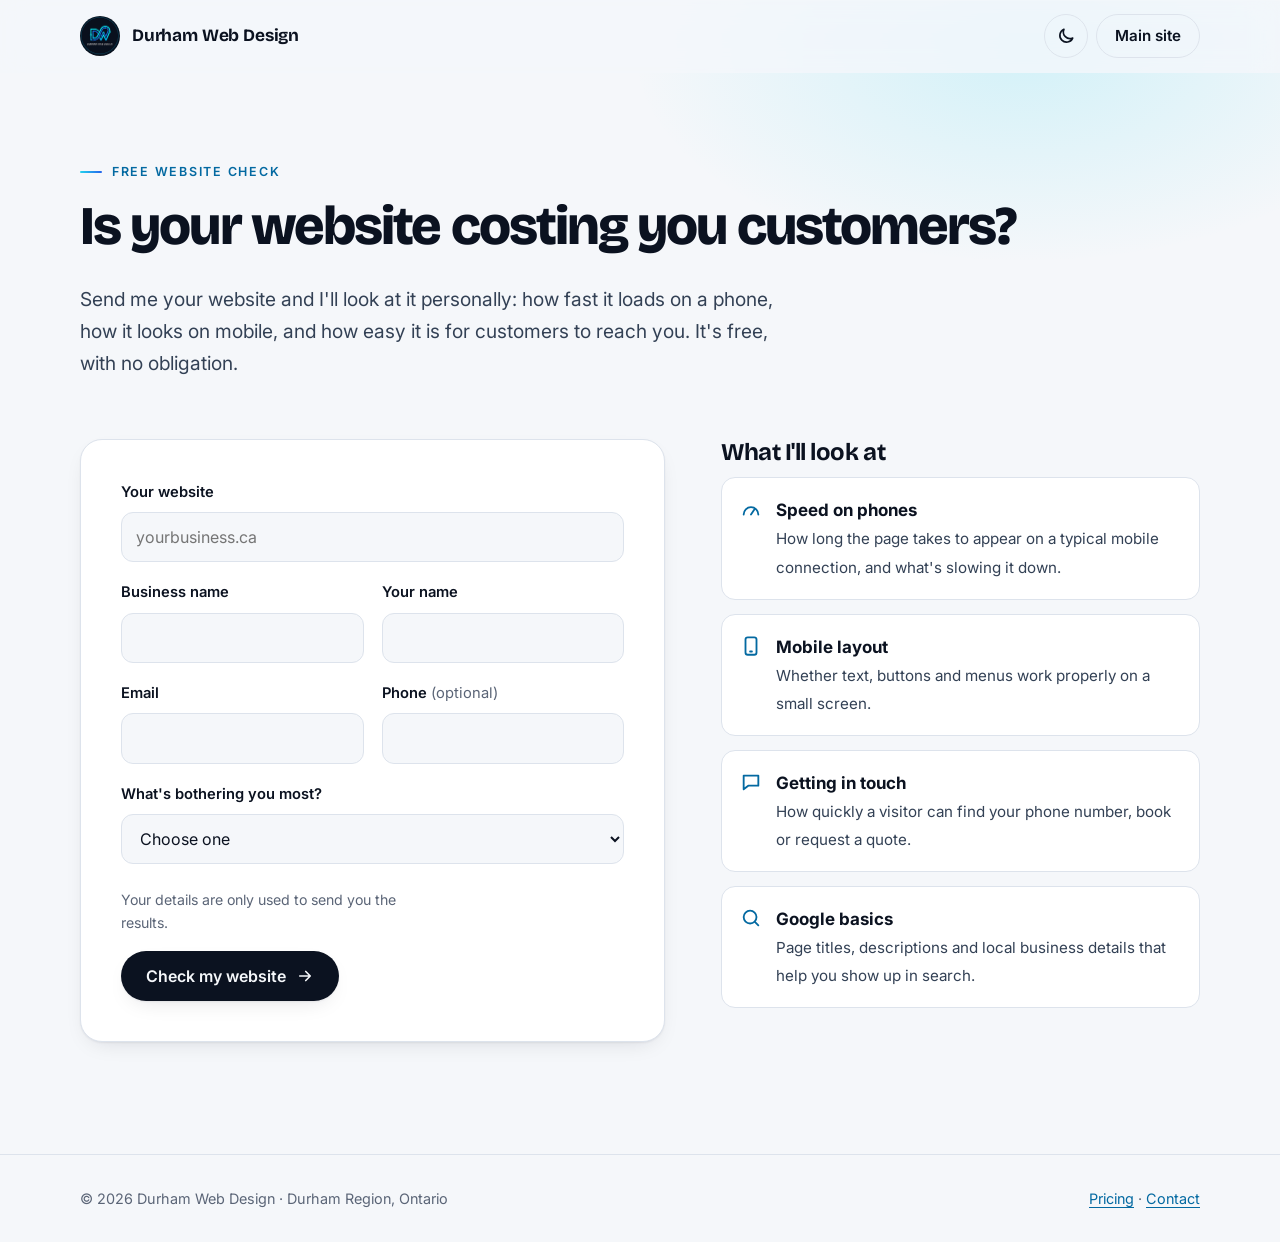
<file: audit/index.html>
<!doctype html>
<html lang="en-CA">
<head>
  <meta charset="utf-8">
  <meta name="viewport" content="width=device-width, initial-scale=1">
  <title>Free Website Check | Durham Web Design</title>
  <meta name="description" content="Get a free, no-obligation website check for your Durham Region business: speed, mobile and how easy it is for customers to contact you.">
  <link rel="canonical" href="https://durhamweb.design/audit/">
  <link rel="icon" type="image/png" href="/assets/images/favicon-64.png">
  <link rel="apple-touch-icon" href="/assets/images/apple-touch-icon.png">
  <link rel="preconnect" href="https://fonts.googleapis.com">
  <link rel="preconnect" href="https://fonts.gstatic.com" crossorigin>
  <link href="https://fonts.googleapis.com/css2?family=Bricolage+Grotesque:opsz,wght@12..96,600;12..96,700;12..96,800&family=Inter:wght@400;500;600;700&display=swap" rel="stylesheet">
  <link rel="stylesheet" href="/assets/css/site.css">
  <script async src="https://www.googletagmanager.com/gtag/js?id=G-33S0Z7WYRG"></script>
  <script>window.dataLayer=window.dataLayer||[];function gtag(){dataLayer.push(arguments);}gtag('js',new Date());gtag('config','G-33S0Z7WYRG');</script>
  <script>(function(){try{var t=localStorage.getItem('dwd-theme');if(t==='light'||t==='dark')document.documentElement.setAttribute('data-theme',t);}catch(e){}})();</script>
  <style>
    .audit-grid { display: grid; grid-template-columns: 1.1fr .9fr; gap: clamp(28px, 5vw, 56px); align-items: start; }
    .checks { list-style: none; padding: 0; margin: 0; display: grid; gap: 14px; }
    .checks li { display: flex; gap: 14px; padding: 18px; border: 1px solid var(--line); border-radius: var(--radius); background: var(--surface); }
    .checks svg { width: 22px; height: 22px; color: var(--accent); flex: none; margin-top: 2px; }
    .checks b { display: block; color: var(--ink); }
    .checks span { color: var(--ink-2); font-size: .95rem; }
    .done { display: none; }
    .done .form-success { display: block; padding-top: 8px; }
    .psi-box { text-align: left; margin-top: 22px; padding: 18px; border-radius: var(--radius); background: var(--bg-alt); border: 1px solid var(--line); }
    .psi-box p { margin: 0 0 12px; color: var(--ink-2); font-size: .95rem; }
    @media (max-width: 860px) { .audit-grid { grid-template-columns: 1fr; } }
  </style>
</head>
<body class="no-js">
  <a class="skip" href="#main">Skip to content</a>
  <svg width="0" height="0" style="position:absolute" aria-hidden="true"><defs>
    <symbol id="i-arrow" viewBox="0 0 24 24" fill="none" stroke="currentColor" stroke-width="2.2" stroke-linecap="round" stroke-linejoin="round"><path d="M5 12h14M13 6l6 6-6 6"/></symbol>
    <symbol id="i-check" viewBox="0 0 24 24" fill="none" stroke="currentColor" stroke-width="2.4" stroke-linecap="round" stroke-linejoin="round"><path d="M20 6 9 17l-5-5"/></symbol>
    <symbol id="i-gauge" viewBox="0 0 24 24" fill="none" stroke="currentColor" stroke-width="2" stroke-linecap="round"><path d="M4 18a8 8 0 1 1 16 0"/><path d="m12 18 4-6"/></symbol>
    <symbol id="i-phone" viewBox="0 0 24 24" fill="none" stroke="currentColor" stroke-width="2" stroke-linejoin="round"><rect x="6" y="2.5" width="12" height="19" rx="2.5"/><path d="M11 18h2" stroke-linecap="round"/></symbol>
    <symbol id="i-search" viewBox="0 0 24 24" fill="none" stroke="currentColor" stroke-width="2" stroke-linecap="round"><circle cx="11" cy="11" r="7"/><path d="m20 20-3.5-3.5"/></symbol>
    <symbol id="i-msg" viewBox="0 0 24 24" fill="none" stroke="currentColor" stroke-width="2" stroke-linejoin="round"><path d="M4 5h16v11H9l-5 4V5Z"/></symbol>
    <symbol id="i-moon" viewBox="0 0 24 24" fill="none" stroke="currentColor" stroke-width="2" stroke-linejoin="round"><path d="M20 14.5A8 8 0 0 1 9.5 4a8 8 0 1 0 10.5 10.5Z"/></symbol>
    <symbol id="i-sun" viewBox="0 0 24 24" fill="none" stroke="currentColor" stroke-width="2" stroke-linecap="round"><circle cx="12" cy="12" r="4"/><path d="M12 2v2M12 20v2M4.9 4.9l1.4 1.4M17.7 17.7l1.4 1.4M2 12h2M20 12h2M4.9 19.1l1.4-1.4M17.7 6.3l1.4-1.4"/></symbol>
  </defs></svg>

  <header class="site-header">
    <div class="wrap nav">
      <a class="brand" href="/" aria-label="Durham Web Design home"><img src="/assets/images/logo-160.png" alt="" width="40" height="40"><span>Durham Web Design</span></a>
      <div class="nav-actions">
        <button class="icon-btn" id="themeToggle" type="button" aria-label="Switch colour theme"><svg class="theme-moon"><use href="#i-moon"/></svg><svg class="theme-sun"><use href="#i-sun"/></svg></button>
        <a class="btn btn-ghost" href="/" style="min-height:44px">Main site</a>
      </div>
    </div>
  </header>

  <main id="main">
    <section class="page-hero">
      <div class="wrap">
        <div class="eyebrow">Free website check</div>
        <h1>Is your website costing you customers?</h1>
        <p class="lead">Send me your website and I'll look at it personally: how fast it loads on a phone, how it looks on mobile, and how easy it is for customers to reach you. It's free, with no obligation.</p>
      </div>
    </section>

    <section class="page-body">
      <div class="wrap audit-grid">
        <div class="form-card" id="auditCard">
          <form id="speedAuditForm" novalidate>
            <div class="hp" aria-hidden="true"><label for="botcheck">Leave empty</label><input type="checkbox" id="botcheck" name="botcheck" tabindex="-1" autocomplete="off"></div>
            <div class="form-grid">
              <div class="field full">
                <label for="websiteUrl">Your website</label>
                <input type="text" id="websiteUrl" inputmode="url" autocomplete="url" placeholder="yourbusiness.ca" required>
              </div>
              <div class="field">
                <label for="businessName">Business name</label>
                <input type="text" id="businessName" autocomplete="organization" required>
              </div>
              <div class="field">
                <label for="contactName">Your name</label>
                <input type="text" id="contactName" autocomplete="name" required>
              </div>
              <div class="field">
                <label for="contactEmail">Email</label>
                <input type="email" id="contactEmail" autocomplete="email" required>
              </div>
              <div class="field">
                <label for="contactPhone">Phone <span class="opt">(optional)</span></label>
                <input type="tel" id="contactPhone" autocomplete="tel">
              </div>
              <div class="field full">
                <label for="primaryFrustration">What's bothering you most?</label>
                <select id="primaryFrustration" required>
                  <option value="" selected disabled>Choose one</option>
                  <option value="Slow load speed / Poor Google PageSpeed score">It's slow</option>
                  <option value="Not getting enough local phone calls or quote requests">Not enough calls or quote requests</option>
                  <option value="Outdated design / Looks broken on mobile phones">It looks dated or breaks on phones</option>
                  <option value="Paying too much for WordPress / agency maintenance">I'm paying too much to keep it running</option>
                  <option value="Need a brand new website or custom portal built">I need a new site altogether</option>
                </select>
              </div>
            </div>
            <div class="alert-error" id="formError" role="alert"></div>
            <div class="form-foot">
              <small>Your details are only used to send you the results.</small>
              <button type="submit" class="btn btn-primary" id="submitAuditBtn">Check my website <svg class="arrow" width="18" height="18"><use href="#i-arrow"/></svg></button>
            </div>
          </form>

          <div class="done" id="doneView" role="status" aria-live="polite" tabindex="-1">
            <div class="form-success">
              <div class="check"><svg><use href="#i-check"/></svg></div>
              <h2 style="font-size:1.6rem">Thanks, <span id="doneName">your request is in</span>.</h2>
              <p class="muted">I'll go through <b id="doneSite"></b> myself and email you what I find, usually within one business day.</p>
              <div class="psi-box">
                <p><b>Want numbers right now?</b> Google's free PageSpeed tool will test your site on a phone. It takes about 30 seconds.</p>
                <a class="btn btn-ghost" id="psiLink" href="https://pagespeed.web.dev/" target="_blank" rel="noopener noreferrer">Open my Google PageSpeed report <svg class="arrow" width="18" height="18"><use href="#i-arrow"/></svg></a>
              </div>
            </div>
          </div>
        </div>

        <aside>
          <h2 style="font-size:1.5rem">What I'll look at</h2>
          <ul class="checks">
            <li><svg><use href="#i-gauge"/></svg><div><b>Speed on phones</b><span>How long the page takes to appear on a typical mobile connection, and what's slowing it down.</span></div></li>
            <li><svg><use href="#i-phone"/></svg><div><b>Mobile layout</b><span>Whether text, buttons and menus work properly on a small screen.</span></div></li>
            <li><svg><use href="#i-msg"/></svg><div><b>Getting in touch</b><span>How quickly a visitor can find your phone number, book or request a quote.</span></div></li>
            <li><svg><use href="#i-search"/></svg><div><b>Google basics</b><span>Page titles, descriptions and local business details that help you show up in search.</span></div></li>
          </ul>
        </aside>
      </div>
    </section>
  </main>

  <footer class="site-footer" style="padding:32px 0">
    <div class="wrap footer-bottom" style="margin-top:0;border-top:0;padding-top:0">
      <span>&copy; <span id="year">2026</span> Durham Web Design &middot; Durham Region, Ontario</span>
      <span><a href="/#pricing">Pricing</a> &middot; <a href="/#contact">Contact</a></span>
    </div>
  </footer>

  <script src="/assets/js/site.js"></script>
  <script>
    (function () {
      var form = document.getElementById('speedAuditForm');
      var btn = document.getElementById('submitAuditBtn');
      var err = document.getElementById('formError');
      function showError(m) { err.textContent = m; err.style.display = 'block'; }

      function normalizeUrl(u) {
        u = u.trim();
        if (!u) return '';
        if (!/^https?:\/\//i.test(u)) u = 'https://' + u;
        try { var p = new URL(u); return p.hostname.includes('.') ? p.href : ''; } catch (e) { return ''; }
      }

      form.addEventListener('submit', async function (e) {
        e.preventDefault();
        err.style.display = 'none';
        var site = normalizeUrl(document.getElementById('websiteUrl').value);
        if (!form.checkValidity() || !site) {
          showError('Please add your website address, business name, your name, email and what\'s bothering you.');
          var bad = !site ? document.getElementById('websiteUrl') : form.querySelector(':invalid'); if (bad) bad.focus();
          return;
        }
        if (document.getElementById('botcheck').checked) return;

        var business = document.getElementById('businessName').value.trim();
        var name = document.getElementById('contactName').value.trim();
        var email = document.getElementById('contactEmail').value.trim();
        var phone = document.getElementById('contactPhone').value.trim();
        var frustration = document.getElementById('primaryFrustration').value;

        var original = btn.innerHTML;
        btn.disabled = true; btn.textContent = 'Sending…';

        var web3 = {
          access_key: '86be778f-1b8e-434d-95ed-16ac46065844',
          subject: '[Website Check] ' + business + ' (' + site + ')',
          from_name: 'Durham Web Design Website Check',
          website_url: site, business_name: business, contact_name: name, email: email,
          phone: phone || 'Not provided', primary_frustration: frustration
        };
        var lead = {
          name: name, business: business, email: email, phone: phone, website: site,
          pkg: 'Free Website Check', notes: frustration, channel: 'Durham Web Design Website Check', botcheck: ''
        };

        try {
          var results = await Promise.allSettled([
            fetch('https://api.web3forms.com/submit', { method: 'POST', headers: { 'Content-Type': 'application/json', 'Accept': 'application/json' }, body: JSON.stringify(web3) }),
            fetch('https://os.durhamweb.design/api/leads', { method: 'POST', headers: { 'Content-Type': 'application/json' }, body: JSON.stringify(lead) })
          ]);
          if (!results.some(function (r) { return r.status === 'fulfilled' && r.value.ok; })) throw new Error('send failed');

          form.style.display = 'none';
          document.getElementById('doneName').textContent = name.split(' ')[0] || 'your request is in';
          document.getElementById('doneSite').textContent = site.replace(/^https?:\/\//, '').replace(/\/$/, '');
          document.getElementById('psiLink').href = 'https://pagespeed.web.dev/analysis?url=' + encodeURIComponent(site) + '&form_factor=mobile';
          var done = document.getElementById('doneView'); done.style.display = 'block'; done.focus();
          if (typeof window.gtag === 'function') window.gtag('event', 'generate_lead', { event_category: 'Audit', event_label: business });
        } catch (e2) {
          showError("Sorry, that didn't send. Please try again, or email epicexpressions2021@gmail.com.");
        } finally {
          btn.disabled = false; btn.innerHTML = original;
        }
      });
    })();
  </script>
</body>
</html>
</file>
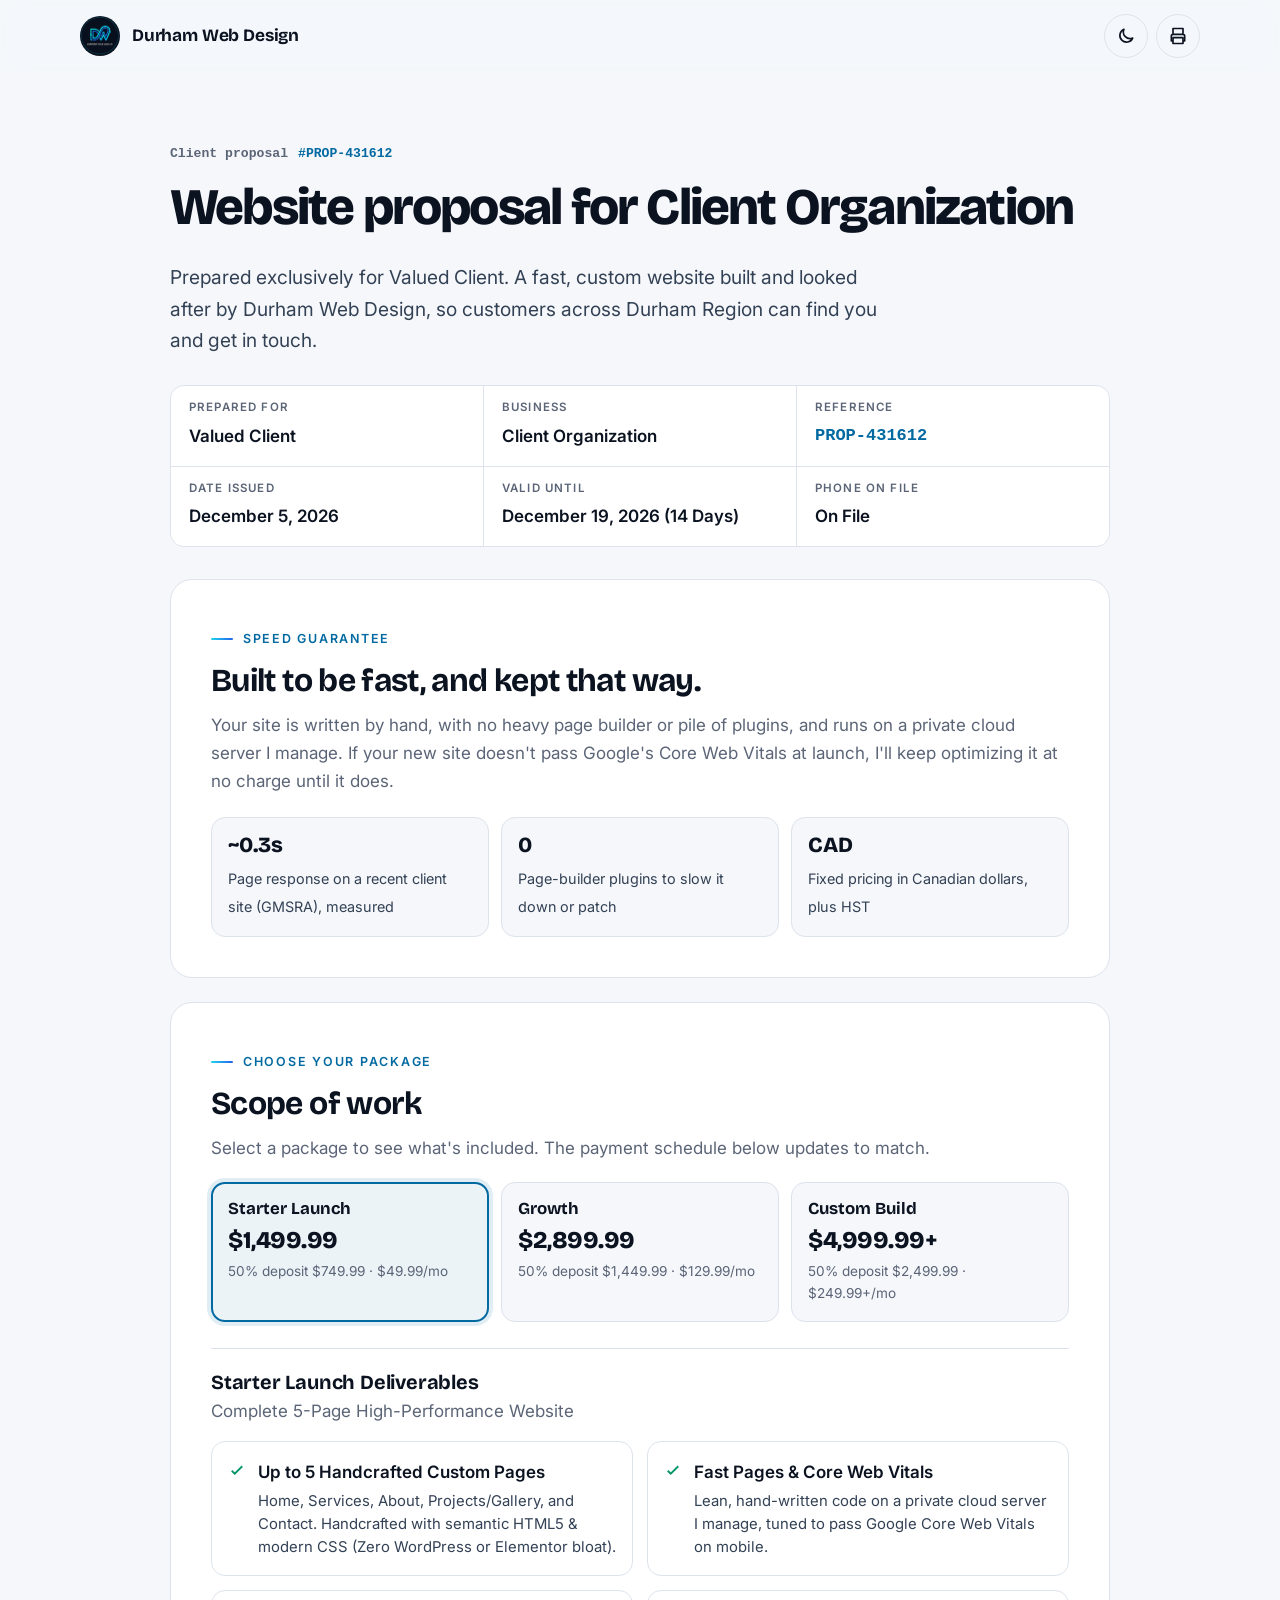
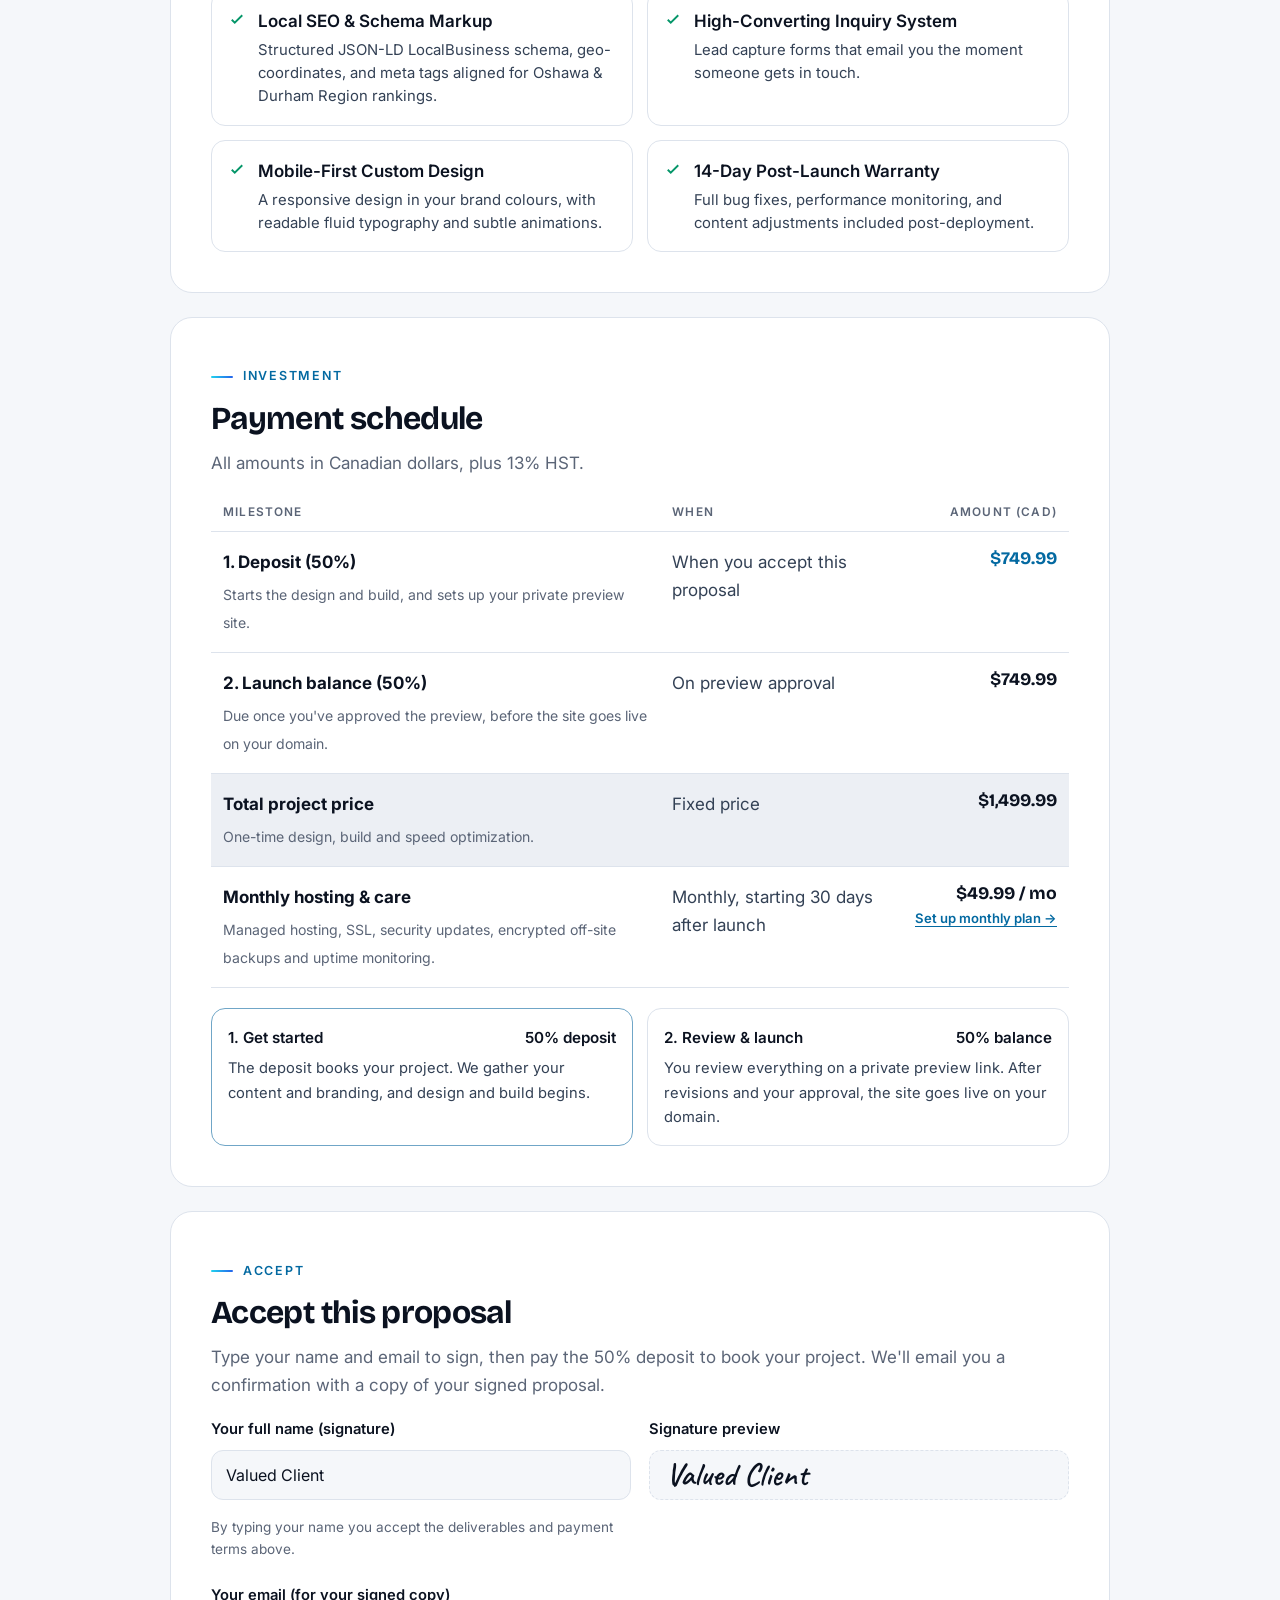
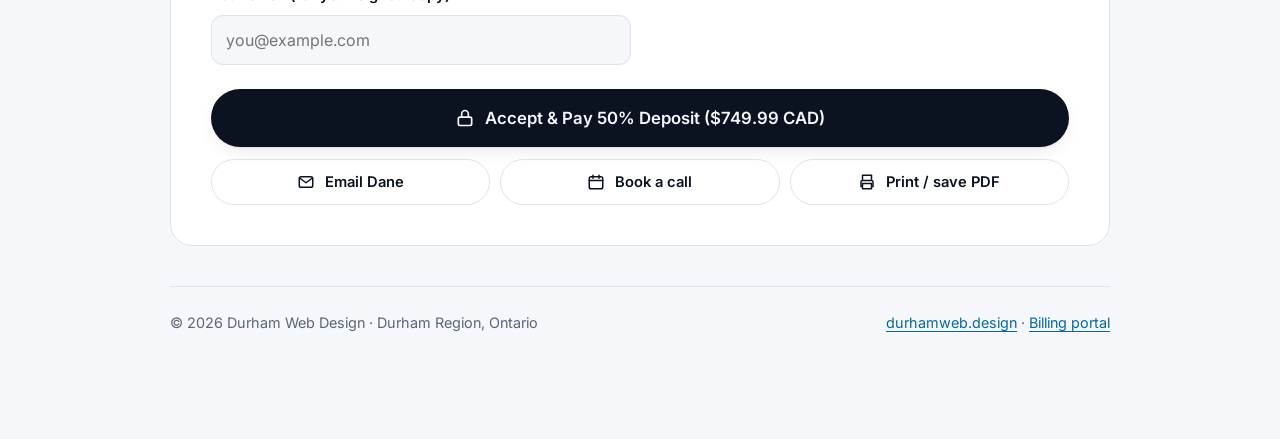
<file: proposal/index.html>
<!doctype html>
<html lang="en-CA">
<head>
  <meta charset="utf-8">
  <meta name="viewport" content="width=device-width, initial-scale=1">
  <title id="pageTitle">Website Proposal | Durham Web Design</title>
  <meta name="robots" content="noindex, nofollow">
  <link rel="icon" type="image/png" href="/assets/images/favicon-64.png">
  <link rel="apple-touch-icon" href="/assets/images/apple-touch-icon.png">
  <link rel="preconnect" href="https://fonts.googleapis.com">
  <link rel="preconnect" href="https://fonts.gstatic.com" crossorigin>
  <link href="https://fonts.googleapis.com/css2?family=Bricolage+Grotesque:opsz,wght@12..96,600;12..96,700;12..96,800&family=Caveat:wght@600&family=Inter:wght@400;500;600;700&display=swap" rel="stylesheet">
  <link rel="stylesheet" href="/assets/css/site.css">
  <script async src="https://www.googletagmanager.com/gtag/js?id=G-33S0Z7WYRG"></script>
  <script>window.dataLayer=window.dataLayer||[];function gtag(){dataLayer.push(arguments);}gtag('js',new Date());gtag('config','G-33S0Z7WYRG');</script>
  <script>(function(){try{var t=localStorage.getItem('dwd-theme');if(t==='light'||t==='dark')document.documentElement.setAttribute('data-theme',t);}catch(e){}})();</script>
  <style>
    .proposal { max-width: 980px; margin: 0 auto; padding: 0 20px clamp(64px, 9vw, 104px); }
    .p-card { background: var(--surface); border: 1px solid var(--line); border-radius: var(--radius-lg); padding: clamp(22px, 4vw, 40px); margin-top: 24px; }
    .p-head { padding: clamp(32px, 6vw, 64px) 0 8px; }
    .p-ref { display: inline-flex; gap: 10px; align-items: center; font: 600 .82rem/1 ui-monospace, "SFMono-Regular", Menlo, Consolas, monospace; color: var(--muted); }
    .p-ref b { color: var(--accent); }
    .p-head h1 { font-size: clamp(2rem, 4.8vw, 3.2rem); margin-top: 14px; }
    .meta-grid { display: grid; grid-template-columns: repeat(3, 1fr); gap: 1px; background: var(--line); border: 1px solid var(--line); border-radius: var(--radius); overflow: hidden; margin-top: 28px; }
    .meta-item { background: var(--surface); padding: 16px 18px; }
    .meta-label { font: 600 .72rem/1 var(--font-body); letter-spacing: .1em; text-transform: uppercase; color: var(--muted); margin-bottom: 8px; }
    .meta-val { font-weight: 600; color: var(--ink); word-break: break-word; }
    .meta-val.cyan { color: var(--accent); font-family: ui-monospace, "SFMono-Regular", Menlo, Consolas, monospace; }
    .p-card h2 { font-size: clamp(1.5rem, 3vw, 2rem); }
    .p-card .sub { color: var(--muted); margin-top: -4px; }
    .facts { display: grid; grid-template-columns: repeat(3, 1fr); gap: 12px; margin-top: 22px; }
    .facts div { border: 1px solid var(--line); border-radius: var(--radius); padding: 16px; background: var(--bg); }
    .facts b { display: block; font: 800 1.35rem/1.1 var(--font-display); margin-bottom: 6px; }
    .facts span { font-size: .9rem; color: var(--ink-2); }
    .tier-tabs { display: grid; grid-template-columns: repeat(auto-fit, minmax(190px, 1fr)); gap: 12px; margin-top: 20px; }
    .tier-tab-btn { cursor: pointer; border: 1px solid var(--line); border-radius: var(--radius); padding: 16px; background: var(--bg); transition: border-color .15s ease, box-shadow .15s ease; }
    .tier-tab-btn:hover { border-color: var(--ink-2); }
    .tier-tab-btn.active { border: 2px solid var(--accent); padding: 15px; background: color-mix(in srgb, var(--accent) 8%, var(--surface)); box-shadow: 0 0 0 4px color-mix(in srgb, var(--accent) 12%, transparent); }
    .tier-tab-btn:focus-visible { outline: 3px solid var(--accent); outline-offset: 2px; }
    .tier-tab-title { font: 700 1.05rem/1.2 var(--font-display); color: var(--ink); }
    .tier-tab-price { font: 800 1.5rem/1.1 var(--font-display); margin: 8px 0 6px; letter-spacing: -0.02em; }
    .tier-tab-retainer { font-size: .85rem; color: var(--muted); }
    .scope-head { margin: 26px 0 16px; padding-top: 22px; border-top: 1px solid var(--line); }
    .scope-head h3 { margin-bottom: 4px; }
    .scope-head span { color: var(--muted); }
    .deliverables-grid { display: grid; grid-template-columns: 1fr 1fr; gap: 14px; }
    .deliverable-item { display: flex; gap: 12px; padding: 16px; border: 1px solid var(--line); border-radius: var(--radius); }
    .check-icon { color: var(--ok); flex: none; margin-top: 3px; }
    .deliverable-title { font-weight: 600; color: var(--ink); margin-bottom: 4px; }
    .deliverable-desc { font-size: .93rem; color: var(--ink-2); line-height: 1.55; }
    .table-wrap { overflow-x: auto; margin-top: 18px; }
    .pricing-table { width: 100%; border-collapse: collapse; min-width: 560px; }
    .pricing-table th { text-align: left; font: 600 .74rem/1 var(--font-body); letter-spacing: .1em; text-transform: uppercase; color: var(--muted); padding: 12px; border-bottom: 1px solid var(--line); }
    .pricing-table td { padding: 16px 12px; border-bottom: 1px solid var(--line); vertical-align: top; color: var(--ink-2); }
    .pricing-table td strong { color: var(--ink); display: block; margin-bottom: 4px; }
    .pricing-table td small { color: var(--muted); font-size: .88rem; }
    .pricing-table tr.total td { background: var(--bg-alt); }
    .price-num { text-align: right; white-space: nowrap; font: 700 1.1rem/1.2 var(--font-display); color: var(--ink) !important; }
    .price-deposit { color: var(--accent) !important; }
    .price-num a { font: 600 .82rem/1 var(--font-body); display: inline-block; margin-top: 8px; }
    .milestones { display: grid; grid-template-columns: 1fr 1fr; gap: 14px; margin-top: 20px; }
    .milestone-box { border: 1px solid var(--line); border-radius: var(--radius); padding: 16px; }
    .milestone-box.done { border-color: color-mix(in srgb, var(--accent) 50%, var(--line)); }
    .milestone-title { display: flex; justify-content: space-between; gap: 10px; font-weight: 600; color: var(--ink); margin-bottom: 6px; font-size: .95rem; }
    .milestone-desc { font-size: .92rem; color: var(--ink-2); }
    .sig-grid { display: grid; grid-template-columns: 1fr 1fr; gap: 18px; margin-top: 18px; }
    .sig-preview { min-height: 50px; display: flex; align-items: center; padding: 6px 16px; border: 1px dashed var(--line); border-radius: 12px; font: 600 2rem/1 "Caveat", cursive; color: var(--ink); background: var(--bg); overflow: hidden; white-space: nowrap; text-overflow: ellipsis; }
    .sig-note { font-size: .85rem; color: var(--muted); margin-top: 8px; }
    .btn-stripe-pay { width: 100%; min-height: 58px; margin-top: 24px; font-size: 1.05rem; white-space: normal; text-align: center; }
    .secondary-action-row { display: grid; grid-template-columns: repeat(3, 1fr); gap: 10px; margin-top: 12px; }
    .secondary-action-row .btn { min-height: 46px; font-size: .92rem; }
    .print-only { display: none; }
    .proposal-footer { margin-top: 40px; padding-top: 24px; border-top: 1px solid var(--line); color: var(--muted); font-size: .9rem; display: flex; flex-wrap: wrap; gap: 10px 24px; justify-content: space-between; }
    @media (max-width: 760px) {
      .meta-grid, .facts { grid-template-columns: 1fr 1fr; }
      .deliverables-grid, .milestones, .sig-grid, .secondary-action-row { grid-template-columns: 1fr; }
    }
    @media (max-width: 460px) { .meta-grid, .facts { grid-template-columns: 1fr; } }
    @media print {
      @page { margin: 14mm; }
      :root, :root[data-theme="dark"] { --bg: #fff; --bg-alt: #f3f5f8; --surface: #fff; --ink: #000; --ink-2: #222; --muted: #555; --line: #ccc; --accent: #0369a1; }
      body { font-size: 11pt; background: #fff; }
      .no-print, .site-header, .secondary-action-row, .btn-stripe-pay, .tier-tab-btn:not(.active) { display: none !important; }
      .p-card { break-inside: avoid; box-shadow: none; }
      .print-only { display: grid !important; grid-template-columns: 1fr 1fr; gap: 32px; margin-top: 32px; }
      .sig-line-box { border-top: 1px solid #000; padding-top: 6px; margin-top: 48px; font-size: 9pt; color: #555; }
    }
  </style>
</head>
<body class="no-js">
  <svg width="0" height="0" style="position:absolute" aria-hidden="true"><defs>
    <symbol id="i-moon" viewBox="0 0 24 24" fill="none" stroke="currentColor" stroke-width="2" stroke-linejoin="round"><path d="M20 14.5A8 8 0 0 1 9.5 4a8 8 0 1 0 10.5 10.5Z"/></symbol>
    <symbol id="i-sun" viewBox="0 0 24 24" fill="none" stroke="currentColor" stroke-width="2" stroke-linecap="round"><circle cx="12" cy="12" r="4"/><path d="M12 2v2M12 20v2M4.9 4.9l1.4 1.4M17.7 17.7l1.4 1.4M2 12h2M20 12h2M4.9 19.1l1.4-1.4M17.7 6.3l1.4-1.4"/></symbol>
    <symbol id="i-print" viewBox="0 0 24 24" fill="none" stroke="currentColor" stroke-width="2" stroke-linejoin="round"><path d="M6 9V3h12v6M6 18H4v-6a2 2 0 0 1 2-2h12a2 2 0 0 1 2 2v6h-2"/><rect x="6" y="14" width="12" height="7"/></symbol>
    <symbol id="i-lock" viewBox="0 0 24 24" fill="none" stroke="currentColor" stroke-width="2" stroke-linejoin="round"><rect x="4" y="11" width="16" height="10" rx="2"/><path d="M8 11V7a4 4 0 0 1 8 0v4"/></symbol>
    <symbol id="i-mail" viewBox="0 0 24 24" fill="none" stroke="currentColor" stroke-width="2" stroke-linejoin="round"><rect x="3" y="5" width="18" height="14" rx="2.5"/><path d="m4 7 8 6 8-6"/></symbol>
    <symbol id="i-cal" viewBox="0 0 24 24" fill="none" stroke="currentColor" stroke-width="2" stroke-linejoin="round"><rect x="3" y="5" width="18" height="16" rx="2.5"/><path d="M3 10h18M8 3v4M16 3v4" stroke-linecap="round"/></symbol>
  </defs></svg>

  <header class="site-header no-print">
    <div class="wrap nav">
      <a class="brand" href="/" aria-label="Durham Web Design home"><img src="/assets/images/logo-160.png" alt="" width="40" height="40"><span>Durham Web Design</span></a>
      <div class="nav-actions">
        <button class="icon-btn" id="themeToggle" type="button" aria-label="Switch colour theme"><svg class="theme-moon"><use href="#i-moon"/></svg><svg class="theme-sun"><use href="#i-sun"/></svg></button>
        <button class="icon-btn" type="button" onclick="window.print()" aria-label="Print or save as PDF"><svg><use href="#i-print"/></svg></button>
      </div>
    </div>
  </header>

  <main class="proposal" id="main">
    <section class="p-head">
      <div class="p-ref">Client proposal <b id="proposalIdBadge">#PROP</b></div>
      <h1 id="heroHeading">Website proposal</h1>
      <p class="lead" id="heroSubheading">A fast, custom website built and looked after by Durham Web Design.</p>
      <div class="meta-grid">
        <div class="meta-item"><div class="meta-label">Prepared for</div><div class="meta-val" id="clientNameVal">Valued Client</div></div>
        <div class="meta-item"><div class="meta-label">Business</div><div class="meta-val" id="businessNameVal">Client Organization</div></div>
        <div class="meta-item"><div class="meta-label">Reference</div><div class="meta-val cyan" id="metaRefVal">PROP</div></div>
        <div class="meta-item"><div class="meta-label">Date issued</div><div class="meta-val" id="dateIssuedVal">&nbsp;</div></div>
        <div class="meta-item"><div class="meta-label">Valid until</div><div class="meta-val" id="dateExpiryVal">&nbsp;</div></div>
        <div class="meta-item"><div class="meta-label">Phone on file</div><div class="meta-val" id="phoneVal">On file</div></div>
      </div>
    </section>

    <section class="p-card">
      <div class="eyebrow">Speed guarantee</div>
      <h2>Built to be fast, and kept that way.</h2>
      <p class="sub">Your site is written by hand, with no heavy page builder or pile of plugins, and runs on a private cloud server I manage. If your new site doesn't pass Google's Core Web Vitals at launch, I'll keep optimizing it at no charge until it does.</p>
      <div class="facts">
        <div><b>~0.3s</b><span>Page response on a recent client site (GMSRA), measured</span></div>
        <div><b>0</b><span>Page-builder plugins to slow it down or patch</span></div>
        <div><b>CAD</b><span>Fixed pricing in Canadian dollars, plus HST</span></div>
      </div>
    </section>

    <section class="p-card">
      <div class="eyebrow">Choose your package</div>
      <h2>Scope of work</h2>
      <p class="sub">Select a package to see what's included. The payment schedule below updates to match.</p>
      <div class="tier-tabs" role="tablist">
        <div class="tier-tab-btn active" id="tabStarter" role="tab" tabindex="0" onclick="selectTier('starter')" onkeydown="if(event.key==='Enter'||event.key===' '){event.preventDefault();selectTier('starter')}">
          <div class="tier-tab-title">Starter Launch</div><div class="tier-tab-price">$1,499.99</div><div class="tier-tab-retainer">50% deposit $749.99 &middot; $49.99/mo</div>
        </div>
        <div class="tier-tab-btn" id="tabGrowth" role="tab" tabindex="0" onclick="selectTier('growth')" onkeydown="if(event.key==='Enter'||event.key===' '){event.preventDefault();selectTier('growth')}">
          <div class="tier-tab-title">Growth</div><div class="tier-tab-price">$2,899.99</div><div class="tier-tab-retainer">50% deposit $1,449.99 &middot; $129.99/mo</div>
        </div>
        <div class="tier-tab-btn" id="tabCustom" role="tab" tabindex="0" onclick="selectTier('custom')" onkeydown="if(event.key==='Enter'||event.key===' '){event.preventDefault();selectTier('custom')}">
          <div class="tier-tab-title">Custom Build</div><div class="tier-tab-price">$4,999.99+</div><div class="tier-tab-retainer">50% deposit $2,499.99 &middot; $249.99+/mo</div>
        </div>
        <div class="tier-tab-btn" id="tabDraa" role="tab" tabindex="0" onclick="selectTier('draa')" onkeydown="if(event.key==='Enter'||event.key===' '){event.preventDefault();selectTier('draa')}" style="display: none;">
          <div class="tier-tab-title">DRAA Non-Profit</div><div class="tier-tab-price">$700.00</div><div class="tier-tab-retainer">50% deposit $350.00 &middot; $50.00/mo</div>
        </div>
      </div>
      <div class="scope-head">
        <h3 id="activeTierTitle">Starter Launch Deliverables</h3>
        <span id="activeTierScopeLabel">Complete 5-page website</span>
      </div>
      <div class="deliverables-grid" id="deliverablesContainer"></div>
    </section>

    <section class="p-card">
      <div class="eyebrow">Investment</div>
      <h2>Payment schedule</h2>
      <p class="sub">All amounts in Canadian dollars, plus 13% HST.</p>
      <div class="table-wrap">
        <table class="pricing-table">
          <thead><tr><th>Milestone</th><th>When</th><th style="text-align:right">Amount (CAD)</th></tr></thead>
          <tbody>
            <tr>
              <td><strong>1. Deposit (50%)</strong><small>Starts the design and build, and sets up your private preview site.</small></td>
              <td>When you accept this proposal</td>
              <td class="price-num price-deposit" id="tableDepositAmount">$749.99</td>
            </tr>
            <tr>
              <td><strong>2. Launch balance (50%)</strong><small>Due once you've approved the preview, before the site goes live on your domain.</small></td>
              <td>On preview approval</td>
              <td class="price-num" id="tableFinalAmount">$749.99</td>
            </tr>
            <tr class="total">
              <td><strong>Total project price</strong><small>One-time design, build and speed optimization.</small></td>
              <td>Fixed price</td>
              <td class="price-num" id="tableTotalAmount">$1,499.99</td>
            </tr>
            <tr>
              <td><strong>Monthly hosting &amp; care</strong><small>Managed hosting, SSL, security updates, encrypted off-site backups and uptime monitoring.</small></td>
              <td>Monthly, starting 30 days after launch</td>
              <td class="price-num"><span id="tableMonthlyAmount">$49.99 / mo</span><br><a id="tableCareLink" href="https://buy.stripe.com/7sY8wOcE66cT0EPd5ebZe06" target="_blank" rel="noopener noreferrer">Set up monthly plan &rarr;</a></td>
            </tr>
          </tbody>
        </table>
      </div>
      <div class="milestones">
        <div class="milestone-box done"><div class="milestone-title"><span>1. Get started</span><span>50% deposit</span></div><div class="milestone-desc">The deposit books your project. We gather your content and branding, and design and build begins.</div></div>
        <div class="milestone-box"><div class="milestone-title"><span>2. Review &amp; launch</span><span>50% balance</span></div><div class="milestone-desc">You review everything on a private preview link. After revisions and your approval, the site goes live on your domain.</div></div>
      </div>
    </section>

    <section class="p-card" id="accept">
      <div class="eyebrow">Accept</div>
      <h2>Accept this proposal</h2>
      <p class="sub">Type your name and email to sign, then pay the 50% deposit to book your project. We'll email you a confirmation with a copy of your signed proposal.</p>
      <div class="sig-grid">
        <div class="field">
          <label for="sigInput">Your full name (signature)</label>
          <input type="text" id="sigInput" placeholder="Type your full name" value="" oninput="updateSignature(this.value)" autocomplete="name">
          <div class="sig-note">By typing your name you accept the deliverables and payment terms above.</div>
          <label for="sigEmail" style="margin-top:14px">Your email (for your signed copy)</label>
          <input type="email" id="sigEmail" placeholder="you@example.com" value="" autocomplete="email">
          <div class="sig-note" id="sigError" role="alert" style="color:#ef4444;display:none"></div>
        </div>
        <div class="field">
          <label>Signature preview</label>
          <div class="sig-preview" id="sigPreview">Signature</div>
        </div>
      </div>
      <a id="stripeDepositBtn" href="https://billing.stripe.com/p/login/dRm3cveMn0wIfMi17rd7q00" target="_blank" rel="noopener noreferrer" onclick="handleAcceptClick(event)" class="btn btn-primary btn-stripe-pay">
        <svg width="20" height="20"><use href="#i-lock"/></svg> <span id="stripeBtnText">Accept &amp; Pay 50% Deposit ($749.99 CAD)</span>
      </a>
      <div class="secondary-action-row">
        <a id="callBtn" href="mailto:epicexpressions2021@gmail.com?subject=Question%20about%20my%20proposal" class="btn btn-ghost"><svg width="18" height="18"><use href="#i-mail"/></svg> <span id="callBtnLabel">Email Dane</span></a>
        <a id="smsBtn" href="https://calendar.app.google/nbZSc4PuUv6BXNGJ7" target="_blank" rel="noopener noreferrer" class="btn btn-ghost"><svg width="18" height="18"><use href="#i-cal"/></svg> <span id="smsBtnLabel">Book a call</span></a>
        <button type="button" onclick="window.print()" class="btn btn-ghost"><svg width="18" height="18"><use href="#i-print"/></svg> <span>Print / save PDF</span></button>
      </div>
    </section>

    <div class="print-only print-signatures">
      <div><b>CLIENT ACCEPTANCE</b><div id="printClientName">Valued Client</div><div id="printBusinessName">Client Organization</div><div class="sig-line-box">Signature &amp; date</div></div>
      <div><b>DURHAM WEB DESIGN</b><div>Dane</div><div>Durham Region, Ontario</div><div class="sig-line-box">Signature &amp; date</div></div>
    </div>

    <footer class="proposal-footer">
      <span>&copy; <span id="year">2026</span> Durham Web Design &middot; Durham Region, Ontario</span>
      <span class="no-print"><a href="/">durhamweb.design</a> &middot; <a href="https://billing.stripe.com/p/login/dRm3cveMn0wIfMi17rd7q00" target="_blank" rel="noopener noreferrer">Billing portal</a></span>
    </footer>
  </main>

  <script src="/assets/js/site.js"></script>

  <script>
    // Tier Data Dictionary
    const TIERS = {
      starter: {
        id: 'starter',
        name: 'Starter Launch',
        totalPrice: 1499.99,
        depositPrice: 749.99,
        monthlyPrice: 49.99,
        scopeLabel: 'Complete 5-Page High-Performance Website',
        stripeUrl: 'https://buy.stripe.com/aFacN4cE6eJp2MXd5ebZe00',
        stripeFullUrl: 'https://buy.stripe.com/bJe28q33wdFlcnx7KUbZe03',
        stripeCareUrl: 'https://buy.stripe.com/7sY8wOcE66cT0EPd5ebZe06',
        deliverables: [
          {
            title: 'Up to 5 Handcrafted Custom Pages',
            desc: 'Home, Services, About, Projects/Gallery, and Contact. Handcrafted with semantic HTML5 & modern CSS (Zero WordPress or Elementor bloat).'
          },
          {
            title: 'Fast Pages & Core Web Vitals',
            desc: 'Lean, hand-written code on a private cloud server I manage, tuned to pass Google Core Web Vitals on mobile.'
          },
          {
            title: 'Local SEO & Schema Markup',
            desc: 'Structured JSON-LD LocalBusiness schema, geo-coordinates, and meta tags aligned for Oshawa & Durham Region rankings.'
          },
          {
            title: 'High-Converting Inquiry System',
            desc: 'Lead capture forms that email you the moment someone gets in touch.'
          },
          {
            title: 'Mobile-First Custom Design',
            desc: 'A responsive design in your brand colours, with readable fluid typography and subtle animations.'
          },
          {
            title: '14-Day Post-Launch Warranty',
            desc: 'Full bug fixes, performance monitoring, and content adjustments included post-deployment.'
          }
        ]
      },
      growth: {
        id: 'growth',
        name: 'Growth & Conversion Engine',
        totalPrice: 2899.99,
        depositPrice: 1449.99,
        monthlyPrice: 129.99,
        scopeLabel: 'Up to 10 Custom Pages + Regional Service Silos',
        stripeUrl: 'https://buy.stripe.com/6oU4gy8nQ8l19blghqbZe01',
        stripeFullUrl: 'https://buy.stripe.com/5kQ7sKfQi44Lbjt3uEbZe04',
        stripeCareUrl: 'https://buy.stripe.com/4gM5kC0VobxdevF1mwbZe07',
        deliverables: [
          {
            title: 'Up to 10 Custom Pages & City Silos',
            desc: 'Dedicated high-ranking landing pages for Oshawa, Whitby, Ajax, Pickering, and Clarington to dominate local search.'
          },
          {
            title: 'Interactive Estimator / Project Calculator',
            desc: 'Interactive instant price calculator or custom booking flow to qualify prospects and increase form enquiries.'
          },
          {
            title: 'Core Web Vitals Speed Guarantee',
            desc: 'Built to load quickly on mobile with no layout shift. If it does not pass Core Web Vitals at launch, I keep optimizing at no charge.'
          },
          {
            title: 'Automated Review & Testimonial Feed',
            desc: 'Live Google Reviews widget and verified badge integration to maximize prospect trust and social proof.'
          },
          {
            title: 'Priority Lead Tracker Integration',
            desc: 'Ops dashboard connection with real-time webhook telemetry and conversion event tracking in GA4.'
          },
          {
            title: '30-Day Priority Support & CRO',
            desc: 'Comprehensive post-launch conversion rate optimization and ongoing weekly speed watchdog monitoring.'
          }
        ]
      },
      custom: {
        id: 'custom',
        name: 'Custom Build',
        totalPrice: 4999.99,
        depositPrice: 2499.99,
        monthlyPrice: 249.99,
        scopeLabel: 'Full-Stack Web App & Managed Cloud Hosting',
        stripeUrl: 'https://buy.stripe.com/7sY4gy33w6cTafpfdmbZe02',
        stripeFullUrl: 'https://buy.stripe.com/7sYaEWeMe9p54V51mwbZe05',
        stripeCareUrl: 'https://buy.stripe.com/3cIfZgavY30H9bl1mwbZe08',
        deliverables: [
          {
            title: 'Bespoke Full-Stack Web Application',
            desc: 'Custom database architecture, secure client portal, authenticated logins, and customized back-office workflows.'
          },
          {
            title: 'REST API & Webhook Pipelines',
            desc: 'Direct integration with CRM (HubSpot, Jobber, QuickBooks, or custom) and automated dispatch notifications.'
          },
          {
            title: 'Managed Cloud Server',
            desc: 'Hosted on a fast NVMe cloud server that I run and monitor, with nightly encrypted backups.'
          },
          {
            title: 'Custom Business Dashboard',
            desc: 'A dashboard built for your business, for example new leads, site health and where visitors come from.'
          },
          {
            title: 'Priority Support',
            desc: 'You get my direct phone number, and Custom Build clients get first place in my queue.'
          },
          {
            title: 'Quarterly Speed & SEO Re-Engineering',
            desc: 'Continuous performance optimization to keep speed and search performance strong as your business grows.'
          }
        ]
      },
      draa: {
        id: 'draa',
        name: 'DRAA Non-Profit Architecture',
        totalPrice: 700.00,
        depositPrice: 350.00,
        monthlyPrice: 50.00,
        scopeLabel: 'Non-Profit Astronomical Society Web Platform',
        stripeUrl: 'https://buy.stripe.com/aFaeVc8nQ0SzgDN8OYbZe0a',
        stripeFullUrl: 'https://buy.stripe.com/bJe3cu33wat973d5CMbZe0b',
        stripeCareUrl: 'https://buy.stripe.com/3cIeVcdIaat91IT5CMbZe0c',
        deliverables: [
          {
            title: 'A Custom Website for the Association',
            desc: 'A custom site with a dark, night-sky look that is easy on the eyes at the telescope, with pages for meetings, observing nights, star parties and public outreach events.'
          },
          {
            title: 'Fast Pages & Astrophotography Galleries',
            desc: 'Members\' astrophotography shown in sharp galleries that still load quickly on a phone.'
          },
          {
            title: 'Easy to Find on Google',
            desc: 'Set up so people searching for astronomy, stargazing and star parties in Whitby, Oshawa and across Durham Region find the club and its upcoming events.'
          },
          {
            title: 'Membership & Meeting Enquiries',
            desc: 'Simple forms for joining, renewing and asking questions, sent straight to Brian Boddy and the executive by email.'
          },
          {
            title: 'Managed Cloud Hosting',
            desc: 'Fast hosting, a security certificate (the padlock in the address bar), and nightly encrypted backups kept off-site.'
          },
          {
            title: '14-Day Post-Launch Polish & Support',
            desc: 'Two weeks after launch for content tweaks and fixes, plus a walkthrough so the executive can post news and events themselves.'
          }
        ]
      }
    };

    let currentTier = 'starter';
    let proposalData = {
      client: 'Valued Client',
      business: 'Client Organization',
      tier: 'starter',
      phone: '',
      id: 'PROP-' + Math.floor(Date.now() / 1000).toString().slice(-6)
    };

    // Format Currency
    function formatCAD(num) {
      return '$' + num.toLocaleString('en-CA', { minimumFractionDigits: 2, maximumFractionDigits: 2 }) + ' CAD';
    }

    // Update Digital Signature
    function updateSignature(name) {
      const clean = name.trim() || 'Client Signature';
      document.getElementById('sigPreview').innerText = clean;
    }

    // Tier Selection Logic
    function selectTier(tierKey) {
      if (!TIERS[tierKey]) tierKey = 'starter';
      currentTier = tierKey;

      // Update Tabs
      document.querySelectorAll('.tier-tab-btn').forEach(btn => btn.classList.remove('active'));
      const activeTab = document.getElementById('tab' + tierKey.charAt(0).toUpperCase() + tierKey.slice(1));
      if (activeTab) {
        activeTab.style.display = 'block';
        activeTab.classList.add('active');
      }

      const tier = TIERS[tierKey];

      // Update Scope Header
      document.getElementById('activeTierTitle').innerText = tier.name + ' Deliverables';
      document.getElementById('activeTierScopeLabel').innerText = tier.scopeLabel;

      // Render Deliverables
      const container = document.getElementById('deliverablesContainer');
      container.innerHTML = tier.deliverables.map(d => `
        <div class="deliverable-item">
          <svg class="check-icon" width="18" height="18" fill="none" stroke="currentColor" stroke-width="2.5" viewBox="0 0 24 24"><path d="M5 13l4 4L19 7"/></svg>
          <div>
            <div class="deliverable-title">${d.title}</div>
            <div class="deliverable-desc">${d.desc}</div>
          </div>
        </div>
      `).join('');

      // Update Investment Table
      document.getElementById('tableDepositAmount').innerText = '$' + tier.depositPrice.toLocaleString('en-CA', { minimumFractionDigits: 2 });
      document.getElementById('tableFinalAmount').innerText = '$' + tier.depositPrice.toLocaleString('en-CA', { minimumFractionDigits: 2 });
      document.getElementById('tableTotalAmount').innerText = '$' + tier.totalPrice.toLocaleString('en-CA', { minimumFractionDigits: 2 }) + (tierKey === 'custom' ? '+' : '');
      document.getElementById('tableMonthlyAmount').innerText = '$' + tier.monthlyPrice.toLocaleString('en-CA', { minimumFractionDigits: 2 }) + ' / mo' + (tierKey === 'custom' ? '+' : '');
      const careLink = document.getElementById('tableCareLink');
      if (careLink && tier.stripeCareUrl) {
        careLink.href = tier.stripeCareUrl;
      }

      // Update Closer Button
      const formattedDeposit = '$' + tier.depositPrice.toLocaleString('en-CA', { minimumFractionDigits: 2 });
      document.getElementById('stripeBtnText').innerText = `Accept & Pay 50% Deposit (${formattedDeposit} CAD)`;
      document.getElementById('stripeDepositBtn').href = tier.stripeUrl;
    }

    // Handle Proposal Acceptance Webhook
    async function handleAcceptClick(event) {
      const sigInput = document.getElementById('sigInput');
      const emailInput = document.getElementById('sigEmail');
      const sigError = document.getElementById('sigError');
      const typedName = sigInput ? sigInput.value.trim() : '';
      const signerEmail = emailInput ? emailInput.value.trim() : '';
      const showError = (msg, el) => {
        event.preventDefault();
        if (sigError) { sigError.textContent = msg; sigError.style.display = 'block'; }
        if (el) el.focus();
      };
      if (typedName.length < 2) { showError('Please type your full name to sign.', sigInput); return; }
      if (!/^[^\s@]+@[^\s@]+\.[^\s@]+$/.test(signerEmail)) { showError('Please enter a valid email so we can send your signed copy.', emailInput); return; }
      if (sigError) sigError.style.display = 'none';
      const signature = typedName;
      const tier = TIERS[currentTier] || TIERS.starter;
      const clientName = proposalData.client || signature || 'Valued Client';
      const businessName = proposalData.business || 'Valued Business';
      const totalDeposit = '$' + tier.depositPrice.toLocaleString('en-CA', { minimumFractionDigits: 2 }) + ' CAD';
      const careTier = '$' + tier.monthlyPrice.toLocaleString('en-CA', { minimumFractionDigits: 2 }) + '/mo (' + tier.name + ' Cloud Care)';
      const timestamp = new Date().toISOString().replace('T', ' ').slice(0, 19) + ' UTC';

      const payload = {
        action: 'accept_proposal',
        id: proposalData.id,
        proposal_id: proposalData.id,
        name: signature,
        signature_name: signature,
        client_name: clientName,
        business: businessName,
        signature: signature,
        build_tier: `${tier.name} ($${tier.totalPrice.toLocaleString('en-CA', { minimumFractionDigits: 2 })} CAD)`,
        care_tier: careTier,
        total_deposit: totalDeposit,
        deposit: totalDeposit,
        phone: proposalData.phone || '',
        email: signerEmail,
        signer_email: signerEmail,
        total_price: '$' + tier.totalPrice.toLocaleString('en-CA', { minimumFractionDigits: 2 }) + ' CAD',
        deliverables: (tier.deliverables || []).map(d => d.title),
        proposal_url: window.location.href,
        deposit_url: (document.getElementById('stripeDepositBtn') || {}).href || tier.stripeUrl || '',
        care_url: tier.stripeCareUrl || '',
        user_agent: navigator.userAgent,
        timestamp: timestamp
      };

      try {
        // Fire async acceptance webhook to Epic Expressions OS proposals API (with fallback to /dashboard/api.php)
        fetch('https://os.durhamweb.design/api/proposals', {
          method: 'POST',
          headers: { 'Content-Type': 'application/json' },
          body: JSON.stringify(payload),
          keepalive: true
        }).catch(() => {});
      } catch (e) {
        console.warn('Acceptance dispatch caught:', e);
      }
    }

    // Load from URL and/or JSON
    async function initProposal() {
      const params = new URLSearchParams(window.location.search);
      
      const paramId = params.get('id');
      const paramClient = params.get('client') || params.get('name') || params.get('contact');
      const paramBiz = params.get('biz') || params.get('business');
      const paramTier = params.get('tier');
      const paramPhone = params.get('phone');

      // 1. If ID provided, attempt to load from proposals API
      if (paramId) {
        try {
          let loaded = false;
          try {
            const osRes = await fetch('https://os.durhamweb.design/api/proposals?id=' + encodeURIComponent(paramId));
            if (osRes.ok) {
              const osJson = await osRes.json();
              if (osJson.success && osJson.proposal) {
                const p = osJson.proposal;
                if (p.contact) proposalData.client = p.contact;
                if (p.business) proposalData.business = p.business;
                if (p.tier && TIERS[p.tier.toLowerCase()]) proposalData.tier = p.tier.toLowerCase();
                if (p.phone) proposalData.phone = p.phone;
                if (p.id) proposalData.id = p.id;
                loaded = true;
              }
            }
          } catch (err) {}

          if (!loaded) {
            const res = await fetch('/dashboard/api.php?action=get_proposal&id=' + encodeURIComponent(paramId));
            if (res.ok) {
              const json = await res.json();
              if (json.success && json.proposal) {
                const p = json.proposal;
                if (p.contact) proposalData.client = p.contact;
                if (p.business) proposalData.business = p.business;
                if (p.tier && TIERS[p.tier.toLowerCase()]) proposalData.tier = p.tier.toLowerCase();
                if (p.phone) proposalData.phone = p.phone;
                if (p.id) proposalData.id = p.id;
              }
            }
          }
        } catch (e) {
          console.warn('Could not fetch proposal by ID from API, falling back to params:', e);
        }
      }

      // 2. Query params override / fallback
      if (paramClient) proposalData.client = paramClient;
      if (paramBiz) proposalData.business = paramBiz;
      if (paramTier && TIERS[paramTier.toLowerCase()]) proposalData.tier = paramTier.toLowerCase();
      if (paramPhone) proposalData.phone = paramPhone;
      if (paramId) proposalData.id = paramId;

      // Special handling for DRAA custom tier
      if (proposalData.tier === 'draa' || (paramTier && paramTier.toLowerCase() === 'draa') || (proposalData.business && proposalData.business.toLowerCase().includes('astronomical'))) {
        proposalData.tier = 'draa';
        const draaTab = document.getElementById('tabDraa');
        if (draaTab) draaTab.style.display = 'block';
      }

      // 3. Render client fields
      document.getElementById('clientNameVal').innerText = proposalData.client;
      document.getElementById('businessNameVal').innerText = proposalData.business;
      document.getElementById('heroHeading').innerText = `Website proposal for ${proposalData.business}`;
      document.getElementById('heroSubheading').innerText = proposalData.tier === 'draa'
        ? `Prepared exclusively for ${proposalData.client}. A fast, custom website built and looked after by Durham Web Design, so members and stargazers across Durham Region can find the club, its meetings and its observing nights.`
        : `Prepared exclusively for ${proposalData.client}. A fast, custom website built and looked after by Durham Web Design, so customers across Durham Region can find you and get in touch.`;
      document.getElementById('pageTitle').innerText = `${proposalData.business} Proposal | Durham Web Design`;

      document.getElementById('metaRefVal').innerText = proposalData.id.toUpperCase();
      document.getElementById('proposalIdBadge').innerText = '#' + proposalData.id.toUpperCase();
      document.getElementById('sigInput').value = proposalData.client;
      document.getElementById('sigPreview').innerText = proposalData.client;

      document.getElementById('printClientName').innerText = proposalData.client;
      document.getElementById('printBusinessName').innerText = proposalData.business;

      // Phone formatting: display prospect phone inside Client Profile metadata card ONLY
      const rawPhone = (proposalData.phone || '').replace(/[^0-9]/g, '');
      const displayPhone = rawPhone.length === 10 ? `(${rawPhone.slice(0,3)}) ${rawPhone.slice(3,6)}-${rawPhone.slice(6)}` : (proposalData.phone || 'On File');
      if (document.getElementById('phoneVal')) {
        document.getElementById('phoneVal').innerText = displayPhone;
      }

      // Contact Buttons: Always route to Durham Web Design (epicexpressions2021@gmail.com)
      const emailSubject = encodeURIComponent(`Question regarding Proposal ${proposalData.id} (${proposalData.business})`);
      const emailHref = `mailto:epicexpressions2021@gmail.com?subject=${emailSubject}`;
      const callBtn = document.getElementById('callBtn');
      const callBtnLabel = document.getElementById('callBtnLabel');
      const smsBtn = document.getElementById('smsBtn');
      const smsBtnLabel = document.getElementById('smsBtnLabel');

      if (callBtn) {
        callBtn.href = emailHref;
        if (callBtnLabel) callBtnLabel.innerText = 'Email Dane';
      }
      if (smsBtn) {
        smsBtn.href = 'https://calendar.app.google/nbZSc4PuUv6BXNGJ7';
        smsBtn.target = '_blank';
        smsBtn.rel = 'noopener noreferrer';
        if (smsBtnLabel) smsBtnLabel.innerText = 'Book a call';
      }

      // Dates
      const today = new Date();
      const options = { year: 'numeric', month: 'long', day: 'numeric' };
      document.getElementById('dateIssuedVal').innerText = today.toLocaleDateString('en-US', options);
      
      const expiry = new Date();
      expiry.setDate(today.getDate() + 14);
      document.getElementById('dateExpiryVal').innerText = `${expiry.toLocaleDateString('en-US', options)} (14 Days)`;

      // Activate Selected Tier
      selectTier(proposalData.tier);

      // Custom Stripe Checkout URL override (if passed in URL)
      // Only Stripe Payment Links are accepted; anything else keeps the tier's default link.
      const paramDepositUrl = params.get('deposit_url') || params.get('stripe_url') || params.get('checkout');
      if (paramDepositUrl && paramDepositUrl.startsWith('https://buy.stripe.com/')) {
        document.getElementById('stripeDepositBtn').href = paramDepositUrl;
      }

      // Check if client returned from successful Stripe deposit checkout
      if (params.get('deposit_paid') === '1') {
        const signSection = document.getElementById('accept');
        if (signSection) {
          const banner = document.createElement('div');
          banner.style.cssText = 'margin-bottom: 24px; padding: 20px; border-radius: 16px; background: rgba(16, 185, 129, 0.15); border: 1px solid rgba(16, 185, 129, 0.4); color: #34d399; text-align: center;';
          banner.innerHTML = '<div style="font-size: 22px; font-weight: 800; color: #10b981; margin-bottom: 6px;">Deposit received.</div><p style="color: #e2e8f0; font-size: 14px; margin: 0; line-height: 1.5;">Thank you. Your project is booked in, and I\'ll be in touch within one business day to plan the next steps.</p>';
          signSection.insertBefore(banner, signSection.firstChild);
        }
      }
    }

    // Initialize on DOM load
    document.addEventListener('DOMContentLoaded', initProposal);
  </script>
</body>
</html>
</file>
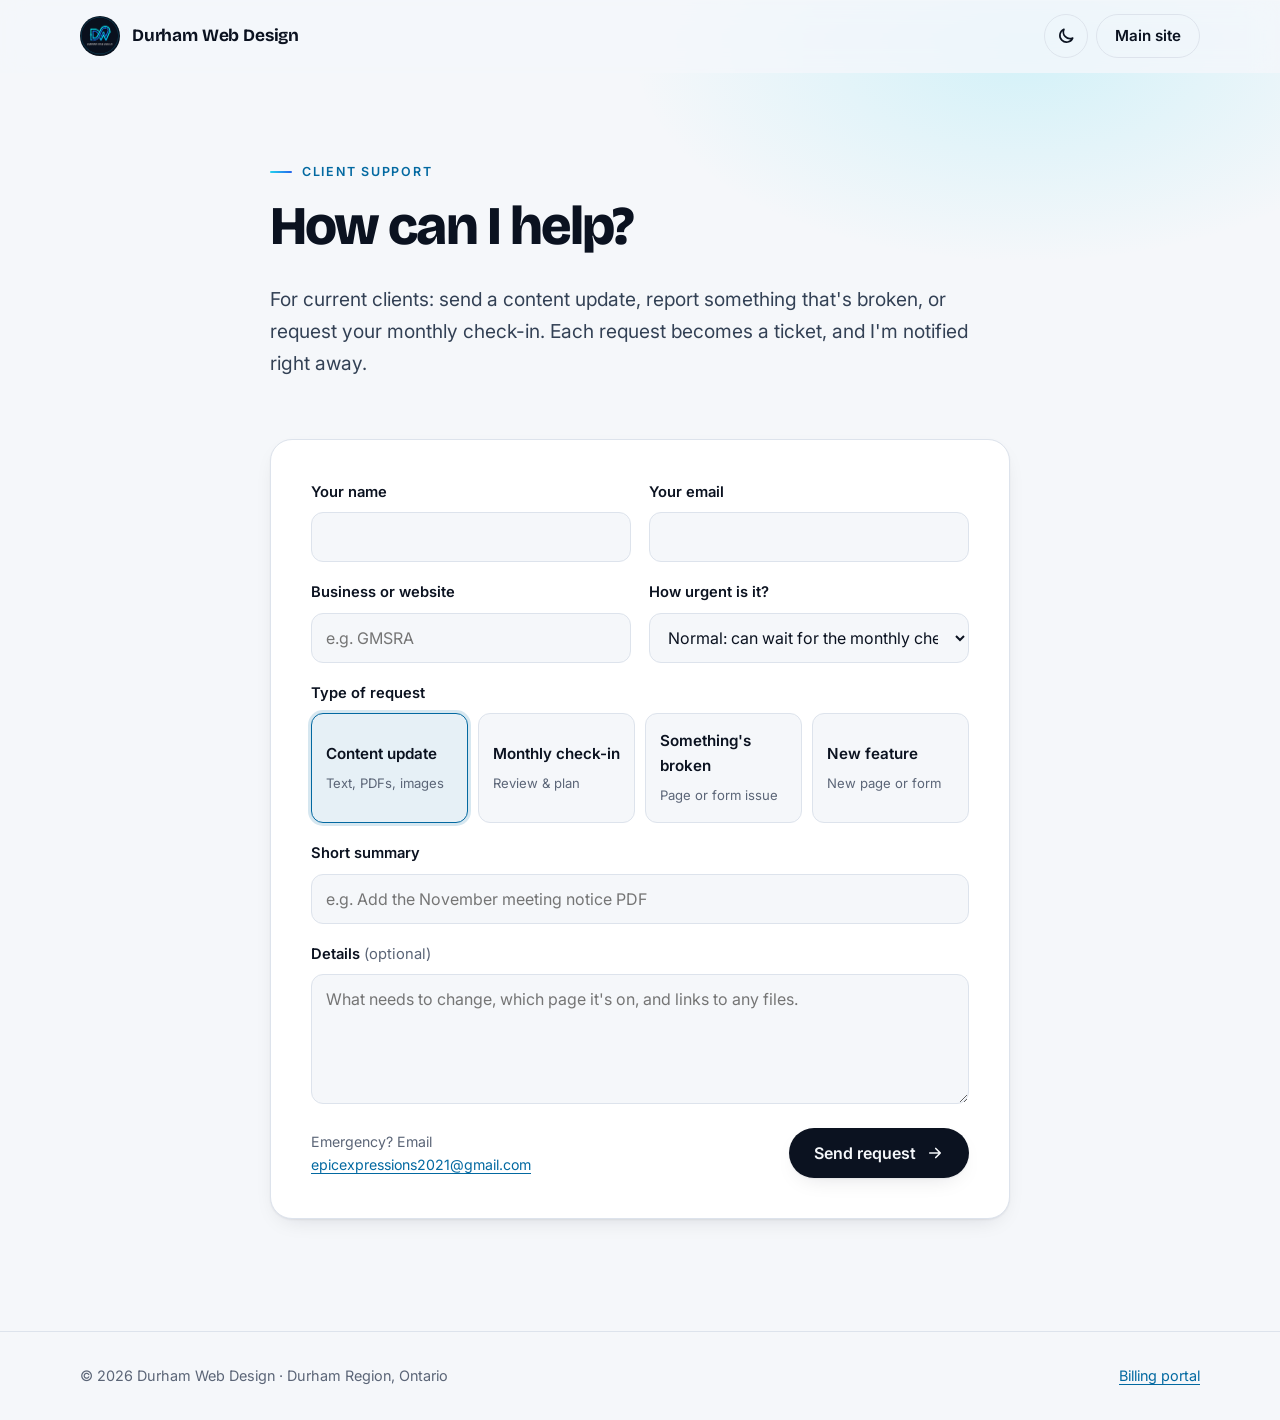
<file: support/index.html>
<!doctype html>
<html lang="en-CA">
<head>
  <meta charset="utf-8">
  <meta name="viewport" content="width=device-width, initial-scale=1">
  <title>Client Support | Durham Web Design</title>
  <meta name="description" content="Existing Durham Web Design clients: send a content update, report a problem or request your monthly check-in.">
  <meta name="robots" content="noindex">
  <link rel="icon" type="image/png" href="/assets/images/favicon-64.png">
  <link rel="apple-touch-icon" href="/assets/images/apple-touch-icon.png">
  <link rel="preconnect" href="https://fonts.googleapis.com">
  <link rel="preconnect" href="https://fonts.gstatic.com" crossorigin>
  <link href="https://fonts.googleapis.com/css2?family=Bricolage+Grotesque:opsz,wght@12..96,600;12..96,700;12..96,800&family=Inter:wght@400;500;600;700&display=swap" rel="stylesheet">
  <link rel="stylesheet" href="/assets/css/site.css">
  <script async src="https://www.googletagmanager.com/gtag/js?id=G-33S0Z7WYRG"></script>
  <script>window.dataLayer=window.dataLayer||[];function gtag(){dataLayer.push(arguments);}gtag('js',new Date());gtag('config','G-33S0Z7WYRG');</script>
  <script>(function(){try{var t=localStorage.getItem('dwd-theme');if(t==='light'||t==='dark')document.documentElement.setAttribute('data-theme',t);}catch(e){}})();</script>
  <style>
    .cat-grid { display: grid; grid-template-columns: repeat(4, 1fr); gap: 10px; }
    .cat-btn {
      text-align: left; padding: 14px; border-radius: 12px; border: 1px solid var(--line); background: var(--bg);
      color: var(--ink); cursor: pointer; font: inherit; transition: border-color .15s ease, background-color .15s ease;
    }
    .cat-btn b { display: block; font-weight: 600; font-size: .95rem; margin-bottom: 2px; }
    .cat-btn span { font-size: .82rem; color: var(--muted); }
    .cat-btn:hover { border-color: var(--ink-2); }
    .cat-btn.active { border-color: var(--accent); background: color-mix(in srgb, var(--accent) 10%, var(--surface)); box-shadow: 0 0 0 3px color-mix(in srgb, var(--accent) 16%, transparent); }
    .meeting-box { display: none; grid-column: 1 / -1; padding: 18px; border-radius: 14px; border: 1px dashed color-mix(in srgb, var(--accent) 50%, var(--line)); background: color-mix(in srgb, var(--accent) 5%, transparent); }
    .meeting-box.show { display: block; }
    .meeting-box p { color: var(--ink-2); font-size: .95rem; margin: 6px 0 12px; }
    .success-card { display: none; }
    .success-card.show { display: block; }
    .ticket-badge { display: inline-block; font: 700 1.1rem/1 ui-monospace, "SFMono-Regular", Menlo, Consolas, monospace; padding: 10px 16px; border-radius: 10px; background: var(--bg-alt); border: 1px solid var(--line); margin: 8px 0 20px; }
    .summary { text-align: left; border-top: 1px solid var(--line); padding-top: 16px; margin-top: 4px; display: grid; gap: 8px; color: var(--ink-2); font-size: .95rem; }
    .summary b { color: var(--ink); }
    #resMeeting { display: none; }
    .success-actions { display: flex; flex-wrap: wrap; gap: 10px; justify-content: center; margin-top: 24px; }
    @media (max-width: 760px) { .cat-grid { grid-template-columns: 1fr 1fr; } }
  </style>
</head>
<body class="no-js">
  <a class="skip" href="#main">Skip to content</a>
  <svg width="0" height="0" style="position:absolute" aria-hidden="true"><defs>
    <symbol id="i-arrow" viewBox="0 0 24 24" fill="none" stroke="currentColor" stroke-width="2.2" stroke-linecap="round" stroke-linejoin="round"><path d="M5 12h14M13 6l6 6-6 6"/></symbol>
    <symbol id="i-check" viewBox="0 0 24 24" fill="none" stroke="currentColor" stroke-width="2.4" stroke-linecap="round" stroke-linejoin="round"><path d="M20 6 9 17l-5-5"/></symbol>
    <symbol id="i-moon" viewBox="0 0 24 24" fill="none" stroke="currentColor" stroke-width="2" stroke-linejoin="round"><path d="M20 14.5A8 8 0 0 1 9.5 4a8 8 0 1 0 10.5 10.5Z"/></symbol>
    <symbol id="i-sun" viewBox="0 0 24 24" fill="none" stroke="currentColor" stroke-width="2" stroke-linecap="round"><circle cx="12" cy="12" r="4"/><path d="M12 2v2M12 20v2M4.9 4.9l1.4 1.4M17.7 17.7l1.4 1.4M2 12h2M20 12h2M4.9 19.1l1.4-1.4M17.7 6.3l1.4-1.4"/></symbol>
    <symbol id="i-cal" viewBox="0 0 24 24" fill="none" stroke="currentColor" stroke-width="2" stroke-linejoin="round"><rect x="3" y="5" width="18" height="16" rx="2.5"/><path d="M3 10h18M8 3v4M16 3v4" stroke-linecap="round"/></symbol>
  </defs></svg>

  <header class="site-header">
    <div class="wrap nav">
      <a class="brand" href="/" aria-label="Durham Web Design home"><img src="/assets/images/logo-160.png" alt="" width="40" height="40"><span>Durham Web Design</span></a>
      <div class="nav-actions">
        <button class="icon-btn" id="themeToggle" type="button" aria-label="Switch colour theme"><svg class="theme-moon"><use href="#i-moon"/></svg><svg class="theme-sun"><use href="#i-sun"/></svg></button>
        <a class="btn btn-ghost" href="/" style="min-height:44px">Main site</a>
      </div>
    </div>
  </header>

  <main id="main">
    <section class="page-hero">
      <div class="wrap narrow">
        <div class="eyebrow">Client support</div>
        <h1>How can I help?</h1>
        <p class="lead">For current clients: send a content update, report something that's broken, or request your monthly check-in. Each request becomes a ticket, and I'm notified right away.</p>
      </div>
    </section>

    <section class="page-body">
      <div class="wrap narrow">
        <div class="form-card">
          <form id="supportTicketForm" novalidate>
            <div class="hp" aria-hidden="true"><label for="gotcha">Leave empty</label><input type="text" id="gotcha" name="_gotcha" tabindex="-1" autocomplete="off"></div>

            <div class="form-grid">
              <div class="field">
                <label for="clientName">Your name</label>
                <input type="text" id="clientName" autocomplete="name" required>
              </div>
              <div class="field">
                <label for="clientEmail">Your email</label>
                <input type="email" id="clientEmail" autocomplete="email" required>
              </div>
              <div class="field">
                <label for="propertyInput">Business or website</label>
                <input type="text" id="propertyInput" required placeholder="e.g. GMSRA">
              </div>
              <div class="field">
                <label for="prioritySelect">How urgent is it?</label>
                <select id="prioritySelect">
                  <option value="normal">Normal: can wait for the monthly check-in</option>
                  <option value="high">High: needed this week</option>
                  <option value="critical">Urgent: something is broken</option>
                  <option value="low">Low: an idea for later</option>
                </select>
              </div>

              <div class="field full">
                <label id="catLabel">Type of request</label>
                <div class="cat-grid" role="group" aria-labelledby="catLabel">
                  <button type="button" class="cat-btn active" data-cat="Content Update" aria-pressed="true"><b>Content update</b><span>Text, PDFs, images</span></button>
                  <button type="button" class="cat-btn" data-cat="Monthly Meeting Request" aria-pressed="false"><b>Monthly check-in</b><span>Review &amp; plan</span></button>
                  <button type="button" class="cat-btn" data-cat="Bug / Fix" aria-pressed="false"><b>Something's broken</b><span>Page or form issue</span></button>
                  <button type="button" class="cat-btn" data-cat="New Feature" aria-pressed="false"><b>New feature</b><span>New page or form</span></button>
                </div>
                <input type="hidden" id="categoryInput" value="Content Update">
              </div>

              <div class="meeting-box" id="meetingSlotBox">
                <label for="meetingDateTime"><b>Suggest a date and time</b></label>
                <p>I'll confirm by sending a calendar invite to your email. You can also <a href="https://calendar.app.google/nbZSc4PuUv6BXNGJ7" target="_blank" rel="noopener noreferrer">book a slot on my calendar</a> yourself.</p>
                <div class="field"><input type="datetime-local" id="meetingDateTime"></div>
              </div>

              <div class="field full">
                <label for="ticketTitle">Short summary</label>
                <input type="text" id="ticketTitle" required placeholder="e.g. Add the November meeting notice PDF">
              </div>
              <div class="field full">
                <label for="ticketNotes">Details <span class="opt">(optional)</span></label>
                <textarea id="ticketNotes" placeholder="What needs to change, which page it's on, and links to any files."></textarea>
              </div>
            </div>

            <div class="alert-error" id="errorAlert" role="alert"></div>
            <div class="form-foot">
              <small>Emergency? Email <a href="mailto:epicexpressions2021@gmail.com">epicexpressions2021@gmail.com</a></small>
              <button type="submit" id="submitBtn" class="btn btn-primary">Send request <svg class="arrow" width="18" height="18"><use href="#i-arrow"/></svg></button>
            </div>
          </form>

          <div id="successCard" class="success-card form-success" style="display:none" role="status" aria-live="polite" tabindex="-1">
            <div class="check"><svg><use href="#i-check"/></svg></div>
            <h2 style="font-size:1.6rem">Request received</h2>
            <p class="muted">Your ticket is logged and I've been notified. I'll reply by email.</p>
            <span id="ticketIdBadge" class="ticket-badge">TIX</span>
            <div class="summary">
              <div><b>Business:</b> <span id="resProperty"></span></div>
              <div><b>Summary:</b> <span id="resTitle"></span></div>
              <div><b>Contact:</b> <span id="resContact"></span></div>
              <div id="resMeeting"><b>Check-in requested:</b> <span></span></div>
            </div>
            <div class="success-actions">
              <button type="button" class="btn btn-ghost" onclick="location.reload()">Send another request</button>
              <a class="btn btn-primary" href="https://calendar.app.google/nbZSc4PuUv6BXNGJ7" target="_blank" rel="noopener noreferrer"><svg width="18" height="18"><use href="#i-cal"/></svg> Book a call</a>
            </div>
          </div>
        </div>
      </div>
    </section>
  </main>

  <footer class="site-footer" style="padding:32px 0">
    <div class="wrap footer-bottom" style="margin-top:0;border-top:0;padding-top:0">
      <span>&copy; <span id="year">2026</span> Durham Web Design &middot; Durham Region, Ontario</span>
      <span><a href="https://billing.stripe.com/p/login/dRm3cveMn0wIfMi17rd7q00" target="_blank" rel="noopener noreferrer">Billing portal</a></span>
    </div>
  </footer>

  <script src="/assets/js/site.js"></script>
  <script>
    (function () {
      var catButtons = document.querySelectorAll('.cat-btn');
      var catInput = document.getElementById('categoryInput');
      var meetingBox = document.getElementById('meetingSlotBox');

      function setCategory(cat) {
        var c = String(cat).toLowerCase(), match = null;
        catButtons.forEach(function (btn) {
          var d = btn.dataset.cat.toLowerCase();
          if (!match && (d === c || (c.length >= 3 && d.includes(c)))) match = btn;
        });
        if (!match) return;
        catButtons.forEach(function (btn) {
          var on = btn === match;
          btn.classList.toggle('active', on);
          btn.setAttribute('aria-pressed', on ? 'true' : 'false');
        });
        catInput.value = match.dataset.cat;
        meetingBox.classList.toggle('show', /meeting/i.test(catInput.value));
      }

      catButtons.forEach(function (btn) { btn.addEventListener('click', function () { setCategory(btn.dataset.cat); }); });

      // URL pre-fill: ?name=&email=&client=&cat=
      var params = new URLSearchParams(window.location.search);
      if (params.get('name')) document.getElementById('clientName').value = params.get('name');
      if (params.get('email')) document.getElementById('clientEmail').value = params.get('email');
      var client = params.get('client') || params.get('property');
      if (client) document.getElementById('propertyInput').value = client;
      var catParam = params.get('cat') || params.get('category');
      if (catParam) setCategory(catParam);

      var form = document.getElementById('supportTicketForm');
      var submitBtn = document.getElementById('submitBtn');
      var errorAlert = document.getElementById('errorAlert');
      function showError(m) { errorAlert.textContent = m; errorAlert.style.display = 'block'; }

      form.addEventListener('submit', async function (e) {
        e.preventDefault();
        if (form.querySelector('input[name="_gotcha"]').value) return;
        errorAlert.style.display = 'none';
        if (!form.checkValidity()) {
          showError('Please add your name, a valid email, your business and a short summary.');
          var bad = form.querySelector(':invalid'); if (bad) bad.focus();
          return;
        }

        var propName = document.getElementById('propertyInput').value.trim();
        var lower = propName.toLowerCase();
        var projId = 'pending';
        if (lower.includes('gmsra') || lower.includes('general motors')) projId = 'proj_gmsra';
        else if (lower.includes('durham web') || lower.includes('dwd')) projId = 'proj_dwd';
        else if (lower.includes('command os') || lower.includes('epic os')) projId = 'proj_os';

        var payload = {
          project_id: projId,
          property_name: propName,
          client_name: document.getElementById('clientName').value.trim(),
          client_email: document.getElementById('clientEmail').value.trim(),
          category: catInput.value,
          priority: document.getElementById('prioritySelect').value,
          title: document.getElementById('ticketTitle').value.trim(),
          notes: document.getElementById('ticketNotes').value.trim(),
          meeting_requested: /meeting/i.test(catInput.value) ? (document.getElementById('meetingDateTime').value || '') : ''
        };

        var original = submitBtn.innerHTML;
        submitBtn.disabled = true; submitBtn.textContent = 'Sending…';
        try {
          var res = await fetch('https://os.durhamweb.design/api/tickets', {
            method: 'POST', headers: { 'Content-Type': 'application/json' }, body: JSON.stringify(payload)
          });
          var data = {};
          try { data = await res.json(); } catch (_) {}
          if (!res.ok || !data.success) throw new Error(data.error || 'The request could not be saved.');

          form.style.display = 'none';
          document.getElementById('ticketIdBadge').textContent = data.id || 'Logged';
          document.getElementById('resProperty').textContent = propName;
          document.getElementById('resTitle').textContent = payload.title;
          document.getElementById('resContact').textContent = payload.client_name + ' (' + payload.client_email + ')';
          if (payload.meeting_requested) {
            var m = document.getElementById('resMeeting');
            m.style.display = 'block';
            m.querySelector('span').textContent = payload.meeting_requested.replace('T', ' at ');
          }
          var card = document.getElementById('successCard');
          card.style.display = 'block'; card.focus();
        } catch (err) {
          showError((err.message || 'Something went wrong.') + ' You can also email epicexpressions2021@gmail.com.');
        } finally {
          submitBtn.disabled = false; submitBtn.innerHTML = original;
        }
      });
    })();
  </script>
</body>
</html>
</file>
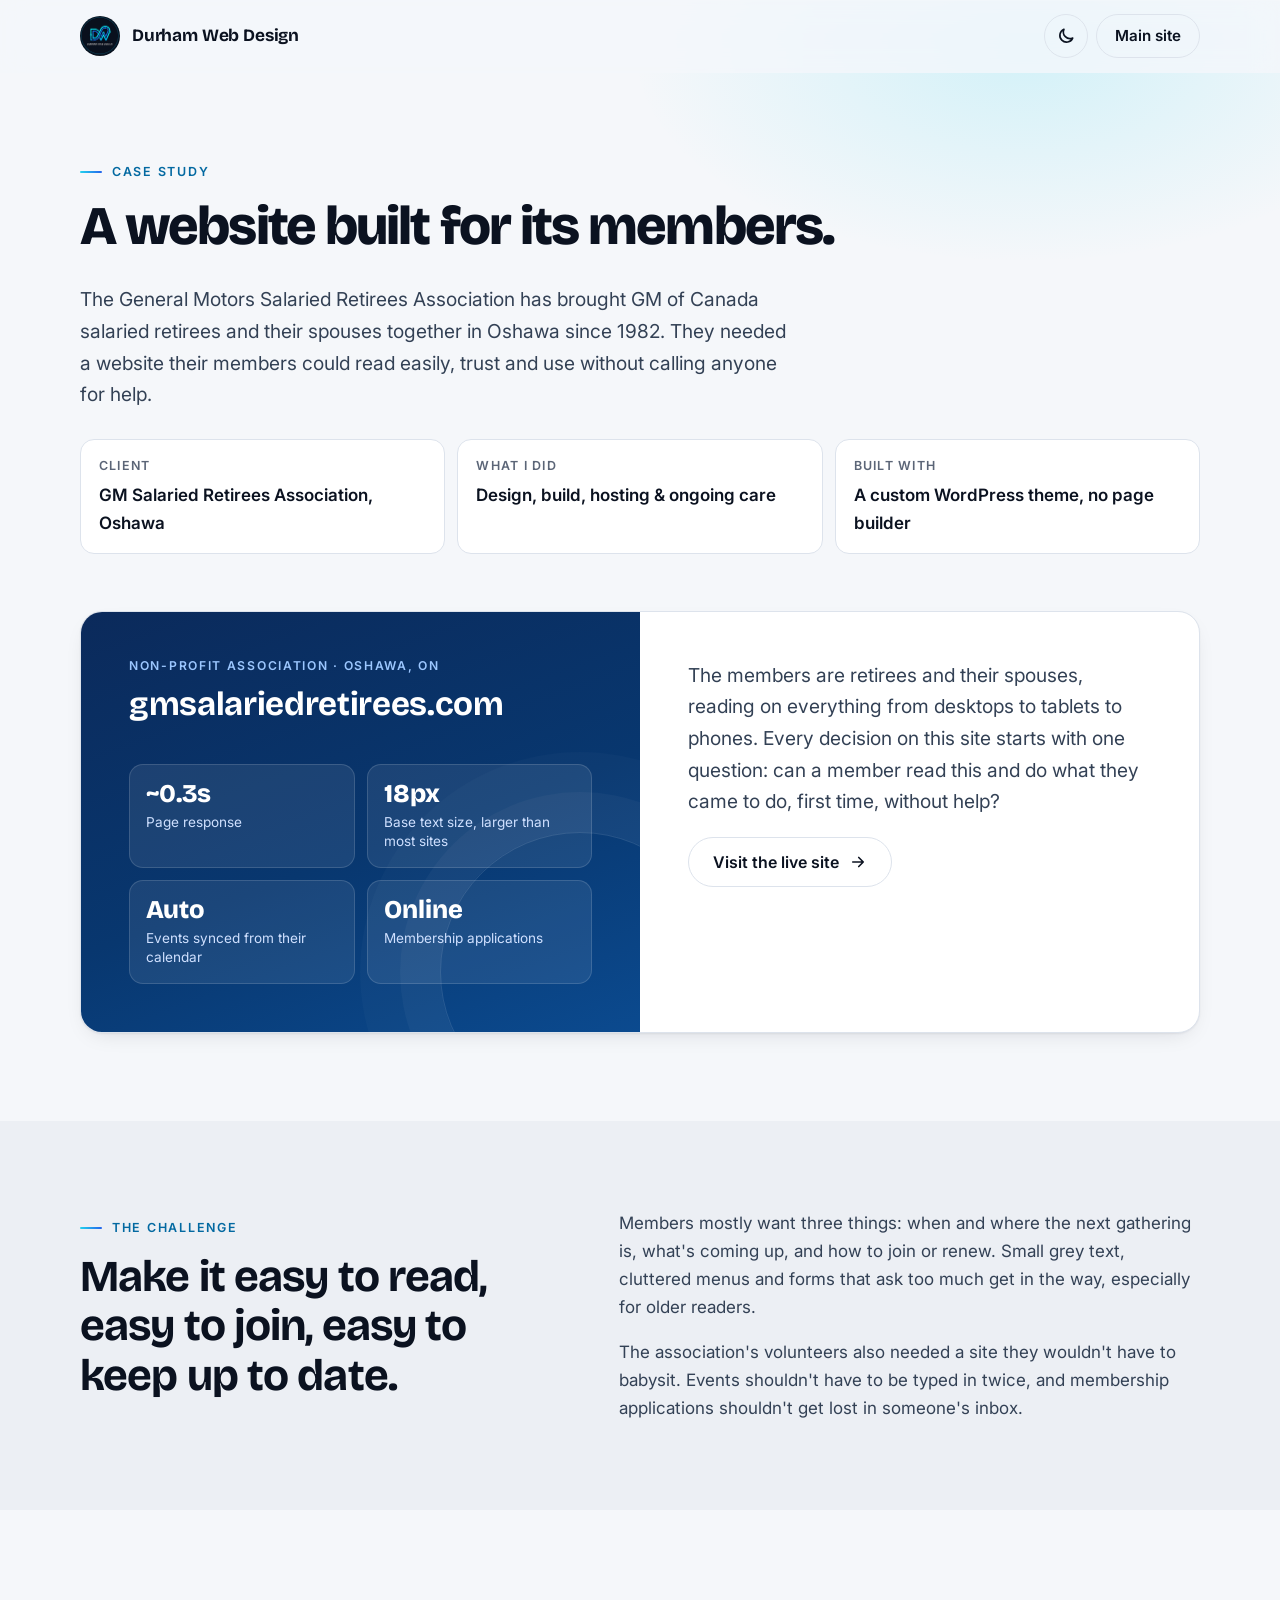
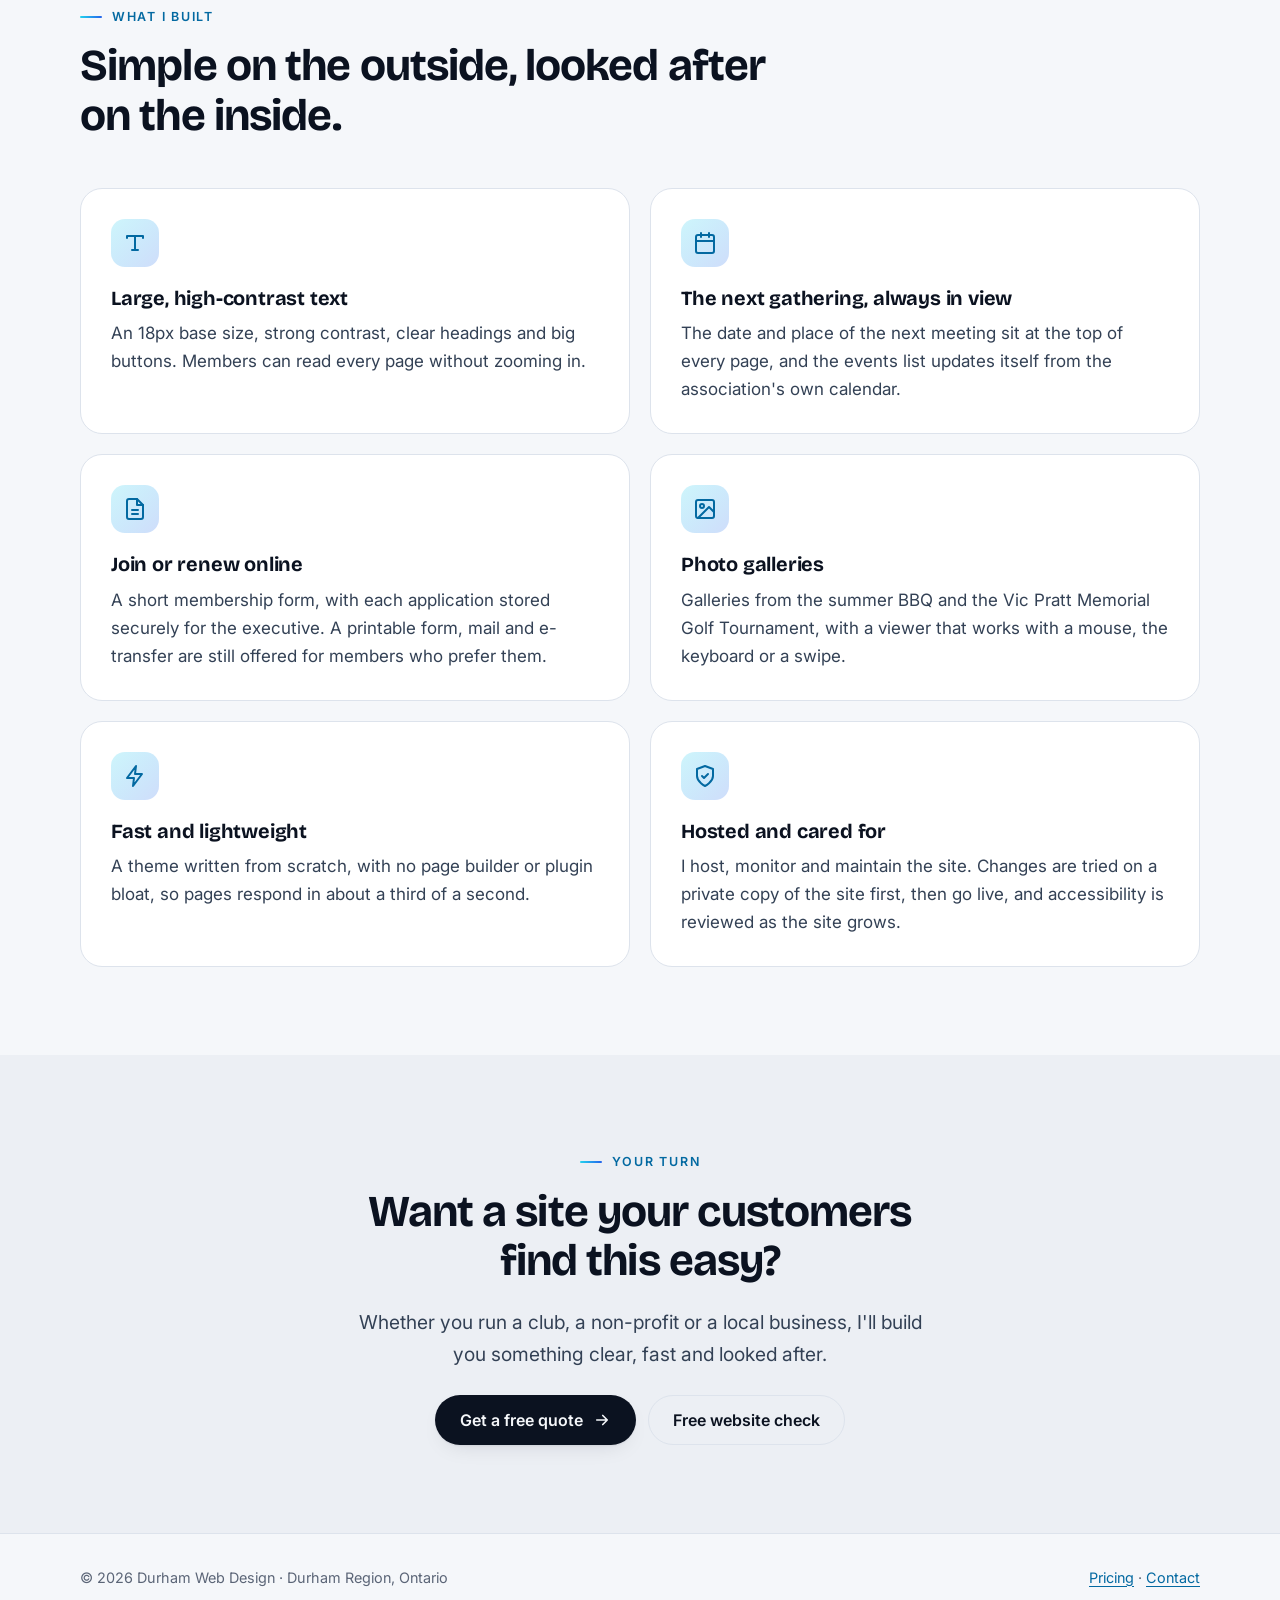
<file: work/gmsra/index.html>
<!doctype html>
<html lang="en-CA">
<head>
  <meta charset="utf-8">
  <meta name="viewport" content="width=device-width, initial-scale=1">
  <title>Case Study: GM Salaried Retirees Association | Durham Web Design</title>
  <meta name="description" content="How Durham Web Design built an easy-to-read, fast website for the General Motors Salaried Retirees Association in Oshawa: large text, online membership, automatic events and photo galleries.">
  <link rel="canonical" href="https://durhamweb.design/work/gmsra/">
  <meta property="og:title" content="Case Study: GM Salaried Retirees Association | Durham Web Design">
  <meta property="og:description" content="A custom website built for GM retirees in Oshawa: large, high-contrast text, online membership and events that update themselves.">
  <meta property="og:url" content="https://durhamweb.design/work/gmsra/">
  <meta property="og:type" content="article">
  <link rel="icon" type="image/png" href="/assets/images/favicon-64.png">
  <link rel="apple-touch-icon" href="/assets/images/apple-touch-icon.png">
  <link rel="preconnect" href="https://fonts.googleapis.com">
  <link rel="preconnect" href="https://fonts.gstatic.com" crossorigin>
  <link href="https://fonts.googleapis.com/css2?family=Bricolage+Grotesque:opsz,wght@12..96,600;12..96,700;12..96,800&family=Inter:wght@400;500;600;700&display=swap" rel="stylesheet">
  <link rel="stylesheet" href="/assets/css/site.css">
  <script async src="https://www.googletagmanager.com/gtag/js?id=G-33S0Z7WYRG"></script>
  <script>window.dataLayer=window.dataLayer||[];function gtag(){dataLayer.push(arguments);}gtag('js',new Date());gtag('config','G-33S0Z7WYRG');</script>
  <script>(function(){try{var t=localStorage.getItem('dwd-theme');if(t==='light'||t==='dark')document.documentElement.setAttribute('data-theme',t);}catch(e){}})();</script>
  <style>
    .cs-facts { display: grid; grid-template-columns: repeat(3, 1fr); gap: 12px; margin-top: 28px; }
    .cs-facts div { padding: 16px 18px; border: 1px solid var(--line); border-radius: var(--radius); background: var(--surface); }
    .cs-facts dt { font-size: .78rem; font-weight: 600; letter-spacing: .1em; text-transform: uppercase; color: var(--muted); }
    .cs-facts dd { margin: 4px 0 0; color: var(--ink); font-weight: 600; }
    .cs-section { padding: clamp(48px, 7vw, 88px) 0; }
    .cs-section.alt { background: var(--bg-alt); }
    .cs-split { display: grid; grid-template-columns: .9fr 1.1fr; gap: clamp(28px, 5vw, 64px); align-items: start; }
    .cs-split h2 { margin-bottom: 0; }
    .cs-prose p { color: var(--ink-2); max-width: 62ch; }
    .cs-prose p:last-child { margin-bottom: 0; }
    .cs-cta { text-align: center; max-width: 640px; margin: 0 auto; }
    .cs-cta .hero-ctas { justify-content: center; margin-top: 24px; }
    @media (max-width: 860px) { .cs-split, .cs-facts { grid-template-columns: 1fr; } }
  </style>
</head>
<body class="no-js">
  <a class="skip" href="#main">Skip to content</a>
  <svg width="0" height="0" style="position:absolute" aria-hidden="true"><defs>
    <symbol id="i-arrow" viewBox="0 0 24 24" fill="none" stroke="currentColor" stroke-width="2.2" stroke-linecap="round" stroke-linejoin="round"><path d="M5 12h14M13 6l6 6-6 6"/></symbol>
    <symbol id="i-type" viewBox="0 0 24 24" fill="none" stroke="currentColor" stroke-width="2" stroke-linecap="round" stroke-linejoin="round"><path d="M4 7V5h16v2M9 19h6M12 5v14"/></symbol>
    <symbol id="i-cal" viewBox="0 0 24 24" fill="none" stroke="currentColor" stroke-width="2" stroke-linecap="round" stroke-linejoin="round"><rect x="3" y="4" width="18" height="18" rx="2"/><path d="M16 2v4M8 2v4M3 10h18"/></symbol>
    <symbol id="i-form" viewBox="0 0 24 24" fill="none" stroke="currentColor" stroke-width="2" stroke-linecap="round" stroke-linejoin="round"><path d="M14 2H6a2 2 0 0 0-2 2v16a2 2 0 0 0 2 2h12a2 2 0 0 0 2-2V8z"/><path d="M14 2v6h6M9 13h6M9 17h6"/></symbol>
    <symbol id="i-photo" viewBox="0 0 24 24" fill="none" stroke="currentColor" stroke-width="2" stroke-linecap="round" stroke-linejoin="round"><rect x="3" y="3" width="18" height="18" rx="2"/><circle cx="9" cy="9" r="2"/><path d="m21 15-5-5L5 21"/></symbol>
    <symbol id="i-bolt" viewBox="0 0 24 24" fill="none" stroke="currentColor" stroke-width="2" stroke-linecap="round" stroke-linejoin="round"><path d="M13 2 4 14h7l-1 8 9-12h-7z"/></symbol>
    <symbol id="i-shield" viewBox="0 0 24 24" fill="none" stroke="currentColor" stroke-width="2" stroke-linecap="round" stroke-linejoin="round"><path d="M12 22s8-4 8-10V5l-8-3-8 3v7c0 6 8 10 8 10z"/><path d="m9 12 2 2 4-4"/></symbol>
    <symbol id="i-moon" viewBox="0 0 24 24" fill="none" stroke="currentColor" stroke-width="2" stroke-linejoin="round"><path d="M20 14.5A8 8 0 0 1 9.5 4a8 8 0 1 0 10.5 10.5Z"/></symbol>
    <symbol id="i-sun" viewBox="0 0 24 24" fill="none" stroke="currentColor" stroke-width="2" stroke-linecap="round"><circle cx="12" cy="12" r="4"/><path d="M12 2v2M12 20v2M4.9 4.9l1.4 1.4M17.7 17.7l1.4 1.4M2 12h2M20 12h2M4.9 19.1l1.4-1.4M17.7 6.3l1.4-1.4"/></symbol>
  </defs></svg>

  <header class="site-header">
    <div class="wrap nav">
      <a class="brand" href="/" aria-label="Durham Web Design home"><img src="/assets/images/logo-160.png" alt="" width="40" height="40"><span>Durham Web Design</span></a>
      <div class="nav-actions">
        <button class="icon-btn" id="themeToggle" type="button" aria-label="Switch colour theme"><svg class="theme-moon"><use href="#i-moon"/></svg><svg class="theme-sun"><use href="#i-sun"/></svg></button>
        <a class="btn btn-ghost" href="/#work" style="min-height:44px">Main site</a>
      </div>
    </div>
  </header>

  <main id="main">
    <section class="page-hero">
      <div class="wrap">
        <div class="eyebrow">Case study</div>
        <h1>A website built for its members.</h1>
        <p class="lead">The General Motors Salaried Retirees Association has brought GM of Canada salaried retirees and their spouses together in Oshawa since 1982. They needed a website their members could read easily, trust and use without calling anyone for help.</p>
        <dl class="cs-facts">
          <div><dt>Client</dt><dd>GM Salaried Retirees Association, Oshawa</dd></div>
          <div><dt>What I did</dt><dd>Design, build, hosting &amp; ongoing care</dd></div>
          <div><dt>Built with</dt><dd>A custom WordPress theme, no page builder</dd></div>
        </dl>
      </div>
    </section>

    <section class="cs-section" style="padding-top:0">
      <div class="wrap">
        <article class="case">
          <div class="case-visual">
            <div>
              <div class="kicker">Non-profit association &middot; Oshawa, ON</div>
              <h3>gmsalariedretirees.com</h3>
            </div>
            <div class="case-metrics">
              <div><b>~0.3s</b><span>Page response</span></div>
              <div><b>18px</b><span>Base text size, larger than most sites</span></div>
              <div><b>Auto</b><span>Events synced from their calendar</span></div>
              <div><b>Online</b><span>Membership applications</span></div>
            </div>
          </div>
          <div class="case-body">
            <p class="lead">The members are retirees and their spouses, reading on everything from desktops to tablets to phones. Every decision on this site starts with one question: can a member read this and do what they came to do, first time, without help?</p>
            <a class="btn btn-ghost" href="https://gmsalariedretirees.com" target="_blank" rel="noopener">Visit the live site <svg class="arrow" width="18" height="18" aria-hidden="true"><use href="#i-arrow"/></svg></a>
          </div>
        </article>
      </div>
    </section>

    <section class="cs-section alt">
      <div class="wrap cs-split">
        <div>
          <div class="eyebrow">The challenge</div>
          <h2>Make it easy to read, easy to join, easy to keep up to date.</h2>
        </div>
        <div class="cs-prose">
          <p>Members mostly want three things: when and where the next gathering is, what's coming up, and how to join or renew. Small grey text, cluttered menus and forms that ask too much get in the way, especially for older readers.</p>
          <p>The association's volunteers also needed a site they wouldn't have to babysit. Events shouldn't have to be typed in twice, and membership applications shouldn't get lost in someone's inbox.</p>
        </div>
      </div>
    </section>

    <section class="cs-section">
      <div class="wrap">
        <div class="section-head">
          <div class="eyebrow">What I built</div>
          <h2>Simple on the outside, looked after on the inside.</h2>
        </div>
        <div class="cards">
          <article class="card">
            <div class="ico"><svg aria-hidden="true"><use href="#i-type"/></svg></div>
            <h3>Large, high-contrast text</h3>
            <p>An 18px base size, strong contrast, clear headings and big buttons. Members can read every page without zooming in.</p>
          </article>
          <article class="card">
            <div class="ico"><svg aria-hidden="true"><use href="#i-cal"/></svg></div>
            <h3>The next gathering, always in view</h3>
            <p>The date and place of the next meeting sit at the top of every page, and the events list updates itself from the association's own calendar.</p>
          </article>
          <article class="card">
            <div class="ico"><svg aria-hidden="true"><use href="#i-form"/></svg></div>
            <h3>Join or renew online</h3>
            <p>A short membership form, with each application stored securely for the executive. A printable form, mail and e-transfer are still offered for members who prefer them.</p>
          </article>
          <article class="card">
            <div class="ico"><svg aria-hidden="true"><use href="#i-photo"/></svg></div>
            <h3>Photo galleries</h3>
            <p>Galleries from the summer BBQ and the Vic Pratt Memorial Golf Tournament, with a viewer that works with a mouse, the keyboard or a swipe.</p>
          </article>
          <article class="card">
            <div class="ico"><svg aria-hidden="true"><use href="#i-bolt"/></svg></div>
            <h3>Fast and lightweight</h3>
            <p>A theme written from scratch, with no page builder or plugin bloat, so pages respond in about a third of a second.</p>
          </article>
          <article class="card">
            <div class="ico"><svg aria-hidden="true"><use href="#i-shield"/></svg></div>
            <h3>Hosted and cared for</h3>
            <p>I host, monitor and maintain the site. Changes are tried on a private copy of the site first, then go live, and accessibility is reviewed as the site grows.</p>
          </article>
        </div>
      </div>
    </section>

    <section class="cs-section alt">
      <div class="wrap cs-cta">
        <div class="eyebrow">Your turn</div>
        <h2>Want a site your customers find this easy?</h2>
        <p class="lead">Whether you run a club, a non-profit or a local business, I'll build you something clear, fast and looked after.</p>
        <div class="hero-ctas">
          <a class="btn btn-primary" href="/#contact">Get a free quote <svg class="arrow" width="18" height="18" aria-hidden="true"><use href="#i-arrow"/></svg></a>
          <a class="btn btn-ghost" href="/audit/">Free website check</a>
        </div>
      </div>
    </section>
  </main>

  <footer class="site-footer" style="padding:32px 0">
    <div class="wrap footer-bottom" style="margin-top:0;border-top:0;padding-top:0">
      <span>&copy; <span id="year">2026</span> Durham Web Design &middot; Durham Region, Ontario</span>
      <span><a href="/#pricing">Pricing</a> &middot; <a href="/#contact">Contact</a></span>
    </div>
  </footer>

  <script src="/assets/js/site.js"></script>
</body>
</html>
</file>
<file: assets/css/site.css>
/* ---------- Tokens ---------- */
:root {
  --bg: #f5f7fa;
  --bg-alt: #eceff4;
  --surface: #ffffff;
  --ink: #0b1220;
  --ink-2: #334155;
  --muted: #5b6577;
  --line: #dde3ec;
  --accent: #0369a1;        /* links / text accent on light: 5.9:1 on white, 5.5:1 on --bg (was #0284c7, 4.1:1) */
  --accent-strong: #075985; /* link hover, 7.6:1 on white */
  --brand-a: #22d3ee;       /* logo cyan */
  --brand-b: #2563eb;       /* logo blue */
  --on-accent: #ffffff;
  --ok: #059669;
  --no: #b42318;
  --shadow: 0 1px 2px rgba(11,18,32,.06), 0 8px 24px -12px rgba(11,18,32,.18);
  --shadow-lg: 0 2px 4px rgba(11,18,32,.05), 0 24px 48px -20px rgba(11,18,32,.28);
  --radius: 14px;
  --radius-lg: 22px;
  --max: 1160px;
  --font-display: "Bricolage Grotesque", ui-sans-serif, system-ui, sans-serif;
  --font-body: "Inter", ui-sans-serif, system-ui, -apple-system, "Segoe UI", Roboto, sans-serif;
  color-scheme: light;
}
@media (prefers-color-scheme: dark) {
  :root:not([data-theme="light"]) {
    --bg: #070b14; --bg-alt: #0b1120; --surface: #0f1729; --ink: #e8eef7; --ink-2: #c3cede;
    --muted: #93a1b7; --line: #1d2940; --accent: #38bdf8; --accent-strong: #7dd3fc;
    --on-accent: #04111f; --ok: #34d399; --no: #f87171;
    --shadow: 0 1px 2px rgba(0,0,0,.4), 0 8px 24px -12px rgba(0,0,0,.6);
    --shadow-lg: 0 2px 4px rgba(0,0,0,.4), 0 24px 48px -20px rgba(0,0,0,.7);
    color-scheme: dark;
  }
}
:root[data-theme="dark"] {
  --bg: #070b14; --bg-alt: #0b1120; --surface: #0f1729; --ink: #e8eef7; --ink-2: #c3cede;
  --muted: #93a1b7; --line: #1d2940; --accent: #38bdf8; --accent-strong: #7dd3fc;
  --on-accent: #04111f; --ok: #34d399; --no: #f87171;
  --shadow: 0 1px 2px rgba(0,0,0,.4), 0 8px 24px -12px rgba(0,0,0,.6);
  --shadow-lg: 0 2px 4px rgba(0,0,0,.4), 0 24px 48px -20px rgba(0,0,0,.7);
  color-scheme: dark;
}

/* ---------- Base ---------- */
*, *::before, *::after { box-sizing: border-box; }
html { scroll-behavior: smooth; -webkit-text-size-adjust: 100%; }
@media (prefers-reduced-motion: reduce) { html { scroll-behavior: auto; } *, *::before, *::after { transition: none !important; animation: none !important; } }
body {
  margin: 0; background: var(--bg); color: var(--ink);
  font: 400 17px/1.65 var(--font-body);
  -webkit-font-smoothing: antialiased; text-rendering: optimizeLegibility;
  overflow-x: hidden;
}
img { max-width: 100%; height: auto; display: block; }
a { color: var(--accent); text-underline-offset: 3px; }
a:hover { color: var(--accent-strong); }
h1, h2, h3, h4 { font-family: var(--font-display); color: var(--ink); line-height: 1.12; letter-spacing: -0.02em; margin: 0 0 .5em; }
h1 { font-size: clamp(2.4rem, 5.6vw, 4.25rem); font-weight: 800; letter-spacing: -0.035em; }
h2 { font-size: clamp(1.9rem, 3.6vw, 2.75rem); font-weight: 700; }
h3 { font-size: 1.25rem; font-weight: 700; letter-spacing: -0.01em; }
p { margin: 0 0 1em; }
:focus-visible { outline: 3px solid var(--accent); outline-offset: 3px; border-radius: 6px; }
.wrap { width: 100%; max-width: var(--max); margin: 0 auto; padding: 0 20px; }
.skip { position: absolute; left: -9999px; top: 8px; background: var(--ink); color: var(--bg); padding: 10px 14px; border-radius: 8px; z-index: 100; }
.skip:focus { left: 12px; }
.eyebrow {
  display: inline-flex; align-items: center; gap: 10px;
  font: 600 .78rem/1 var(--font-body); letter-spacing: .14em; text-transform: uppercase; color: var(--accent);
  margin-bottom: 18px;
}
.eyebrow::before { content: ""; width: 22px; height: 2px; background: linear-gradient(90deg, var(--brand-a), var(--brand-b)); border-radius: 2px; }
.lead { font-size: clamp(1.05rem, 1.6vw, 1.2rem); color: var(--ink-2); max-width: 60ch; }
.muted { color: var(--muted); }
section { padding: clamp(72px, 10vw, 120px) 0; }
.section-head { max-width: 720px; margin-bottom: 48px; }

/* ---------- Buttons ---------- */
.btn {
  display: inline-flex; align-items: center; justify-content: center; gap: 10px;
  min-height: 50px; padding: 0 24px; border-radius: 999px; border: 1px solid transparent;
  font: 600 1rem/1 var(--font-body); text-decoration: none; cursor: pointer;
  transition: transform .15s ease, box-shadow .2s ease, background-color .2s ease, border-color .2s ease;
}
.btn:hover { transform: translateY(-1px); }
.btn-primary { background: var(--ink); color: var(--bg); box-shadow: var(--shadow); }
.btn-primary:hover { color: var(--bg); box-shadow: var(--shadow-lg); }
.btn-ghost { background: transparent; color: var(--ink); border-color: var(--line); }
.btn-ghost:hover { color: var(--ink); border-color: var(--ink-2); }
.btn .arrow { transition: transform .2s ease; }
.btn:hover .arrow { transform: translateX(3px); }

/* ---------- Header ---------- */
.site-header {
  position: sticky; top: 0; z-index: 50;
  background: color-mix(in srgb, var(--bg) 82%, transparent);
  backdrop-filter: saturate(1.4) blur(14px); -webkit-backdrop-filter: saturate(1.4) blur(14px);
  border-bottom: 1px solid transparent; transition: border-color .2s ease;
}
.site-header.scrolled { border-bottom-color: var(--line); }
.nav { display: flex; align-items: center; justify-content: space-between; gap: 16px; height: 72px; }
.brand { display: inline-flex; align-items: center; gap: 12px; text-decoration: none; color: var(--ink); font: 700 1.08rem/1 var(--font-display); letter-spacing: -0.01em; }
.brand img { width: 40px; height: 40px; border-radius: 50%; }
.nav-links { display: flex; align-items: center; gap: 4px; list-style: none; margin: 0; padding: 0; }
.nav-links a { display: block; padding: 10px 14px; border-radius: 999px; color: var(--ink-2); text-decoration: none; font-weight: 500; font-size: .95rem; }
.nav-links a:hover { color: var(--ink); background: var(--bg-alt); }
.nav-actions { display: flex; align-items: center; gap: 8px; }
.icon-btn {
  width: 44px; height: 44px; display: inline-grid; place-items: center; border-radius: 50%;
  border: 1px solid var(--line); background: transparent; color: var(--ink); cursor: pointer;
}
.icon-btn:hover { background: var(--bg-alt); }
.icon-btn svg { width: 20px; height: 20px; }
.theme-sun { display: none; }
:root[data-theme="dark"] .theme-sun { display: block; }
:root[data-theme="dark"] .theme-moon { display: none; }
@media (prefers-color-scheme: dark) {
  :root:not([data-theme="light"]) .theme-sun { display: block; }
  :root:not([data-theme="light"]) .theme-moon { display: none; }
}
.nav .btn { min-height: 44px; padding: 0 18px; font-size: .95rem; }
.menu-btn { display: none; }
.mobile-nav { display: none; }
@media (max-width: 920px) {
  .nav-links, .nav .btn-cta { display: none; }
  .menu-btn { display: inline-grid; }
  .mobile-nav[data-open="true"] { display: block; }
  .mobile-nav {
    position: fixed; inset: 72px 0 0 0; background: var(--bg); z-index: 49; padding: 12px 20px 32px; overflow-y: auto;
    border-top: 1px solid var(--line);
  }
  .mobile-nav a { display: flex; justify-content: space-between; padding: 18px 4px; border-bottom: 1px solid var(--line); color: var(--ink); text-decoration: none; font: 600 1.15rem/1.2 var(--font-display); }
  .mobile-nav .btn { width: 100%; margin-top: 24px; border-bottom: 0; justify-content: center; font-family: var(--font-body); }
}

/* ---------- Hero ---------- */
.hero { padding: clamp(48px, 8vw, 96px) 0 clamp(64px, 9vw, 112px); position: relative; }
.hero::before {
  content: ""; position: absolute; inset: -72px 0 auto 0; height: 720px; z-index: -1; pointer-events: none;
  background:
    radial-gradient(600px 320px at 85% 20%, color-mix(in srgb, var(--brand-a) 18%, transparent), transparent 70%),
    radial-gradient(520px 300px at 70% 60%, color-mix(in srgb, var(--brand-b) 12%, transparent), transparent 70%);
}
.hero-grid { display: grid; grid-template-columns: 1.15fr .85fr; gap: clamp(32px, 5vw, 72px); align-items: center; }
.hero h1 .grad {
  background: linear-gradient(100deg, var(--brand-b), var(--brand-a));
  -webkit-background-clip: text; background-clip: text; color: transparent;
}
.hero .lead { margin: 22px 0 32px; }
.hero-ctas { display: flex; flex-wrap: wrap; gap: 12px; }
.hero-points { display: flex; flex-wrap: wrap; gap: 10px 22px; margin: 36px 0 0; padding: 0; list-style: none; color: var(--ink-2); font-size: .95rem; font-weight: 500; }
.hero-points li { display: inline-flex; align-items: center; gap: 8px; }
.hero-points svg { width: 18px; height: 18px; color: var(--ok); flex: none; }

/* Proof card */
.proof {
  background: var(--surface); border: 1px solid var(--line); border-radius: var(--radius-lg); box-shadow: var(--shadow-lg);
  overflow: hidden;
}
.proof-bar { display: flex; align-items: center; gap: 8px; padding: 14px 18px; border-bottom: 1px solid var(--line); background: var(--bg-alt); }
.proof-bar i { width: 10px; height: 10px; border-radius: 50%; background: var(--line); display: block; }
.proof-url { margin-left: 10px; flex: 1; font: 500 .82rem/1 ui-monospace, "SFMono-Regular", Menlo, Consolas, monospace; color: var(--muted); background: var(--surface); border: 1px solid var(--line); border-radius: 999px; padding: 8px 12px; overflow: hidden; text-overflow: ellipsis; white-space: nowrap; }
.proof-body { padding: 24px; }
.proof-label { font: 600 .74rem/1 var(--font-body); letter-spacing: .12em; text-transform: uppercase; color: var(--muted); margin-bottom: 8px; }
.proof-title { font: 700 1.2rem/1.25 var(--font-display); margin-bottom: 20px; }
.proof-stats { display: grid; grid-template-columns: 1fr 1fr; gap: 12px; }
.stat { border: 1px solid var(--line); border-radius: var(--radius); padding: 16px; }
.stat b { display: block; font: 800 1.7rem/1 var(--font-display); letter-spacing: -0.02em; margin-bottom: 6px; }
.stat span { font-size: .86rem; color: var(--muted); line-height: 1.4; display: block; }
.proof-foot { display: flex; align-items: center; gap: 10px; margin-top: 18px; font-size: .86rem; color: var(--muted); }
.pulse { width: 8px; height: 8px; border-radius: 50%; background: var(--ok); box-shadow: 0 0 0 0 color-mix(in srgb, var(--ok) 60%, transparent); animation: pulse 2.4s infinite; flex: none; }
@keyframes pulse { 0% { box-shadow: 0 0 0 0 color-mix(in srgb, var(--ok) 55%, transparent); } 70% { box-shadow: 0 0 0 10px transparent; } 100% { box-shadow: 0 0 0 0 transparent; } }

/* ---------- Strip ---------- */
.strip { border-top: 1px solid var(--line); border-bottom: 1px solid var(--line); padding: 26px 0; background: var(--surface); }
.strip ul { list-style: none; margin: 0; padding: 0; display: grid; grid-template-columns: repeat(4, 1fr); gap: 20px; }
.strip li { display: flex; gap: 12px; align-items: flex-start; font-size: .95rem; color: var(--ink-2); line-height: 1.45; }
.strip li b { color: var(--ink); display: block; font-weight: 600; }
.strip svg { width: 22px; height: 22px; color: var(--accent); flex: none; margin-top: 1px; }

/* ---------- Services ---------- */
.cards { display: grid; grid-template-columns: repeat(2, 1fr); gap: 20px; }
.card {
  background: var(--surface); border: 1px solid var(--line); border-radius: var(--radius-lg); padding: 30px;
  transition: border-color .2s ease, transform .2s ease, box-shadow .2s ease;
}
.card:hover { border-color: color-mix(in srgb, var(--accent) 45%, var(--line)); box-shadow: var(--shadow); transform: translateY(-2px); }
.card .ico {
  width: 48px; height: 48px; border-radius: 14px; display: grid; place-items: center; margin-bottom: 20px;
  background: linear-gradient(135deg, color-mix(in srgb, var(--brand-a) 22%, transparent), color-mix(in srgb, var(--brand-b) 22%, transparent));
  color: var(--accent);
}
.card .ico svg { width: 24px; height: 24px; }
.card p { color: var(--ink-2); margin: 0; }

/* ---------- Compare ---------- */
.compare-wrap { background: var(--bg-alt); }
.compare { display: grid; grid-template-columns: 1fr 1fr; gap: 20px; }
.compare-col { border-radius: var(--radius-lg); padding: 30px; border: 1px solid var(--line); background: var(--surface); }
.compare-col.us { border-color: color-mix(in srgb, var(--accent) 50%, var(--line)); box-shadow: var(--shadow-lg); }
.compare-col h3 { display: flex; align-items: center; gap: 10px; margin-bottom: 18px; }
.compare-col ul { list-style: none; margin: 0; padding: 0; }
.compare-col li { display: flex; gap: 12px; padding: 14px 0; border-top: 1px solid var(--line); color: var(--ink-2); line-height: 1.5; }
.compare-col li:first-child { border-top: 0; }
.compare-col li svg { width: 20px; height: 20px; flex: none; margin-top: 2px; }
.them li svg { color: var(--muted); }
.us li svg { color: var(--ok); }
.tag { font: 600 .72rem/1 var(--font-body); letter-spacing: .1em; text-transform: uppercase; padding: 6px 10px; border-radius: 999px; background: var(--bg-alt); color: var(--muted); }
.us .tag { background: color-mix(in srgb, var(--accent) 14%, transparent); color: var(--accent); }

/* ---------- Case study ---------- */
.case { display: grid; grid-template-columns: 1fr 1fr; gap: 0; border-radius: var(--radius-lg); overflow: hidden; border: 1px solid var(--line); background: var(--surface); box-shadow: var(--shadow); }
.case-visual {
  background: linear-gradient(160deg, #0b2a5b, #08376f 55%, #0b4a8f);
  color: #fff; padding: clamp(28px, 4vw, 48px); display: flex; flex-direction: column; justify-content: space-between; gap: 32px; min-height: 420px; position: relative; overflow: hidden;
}
.case-visual::after {
  content: ""; position: absolute; right: -80px; bottom: -80px; width: 280px; height: 280px; border-radius: 50%;
  border: 1px solid rgba(255,255,255,.12); box-shadow: 0 0 0 40px rgba(255,255,255,.03), 0 0 0 80px rgba(255,255,255,.02);
}
.case-visual .kicker { font: 600 .76rem/1 var(--font-body); letter-spacing: .14em; text-transform: uppercase; color: #9cc7ff; }
.case-visual h3 { color: #fff; font-size: clamp(1.5rem, 2.6vw, 2.1rem); margin: 14px 0 0; }
.case-metrics { display: grid; grid-template-columns: 1fr 1fr; gap: 12px; position: relative; z-index: 1; }
.case-metrics div { background: rgba(255,255,255,.08); border: 1px solid rgba(255,255,255,.14); border-radius: var(--radius); padding: 16px; }
.case-metrics b { display: block; font: 800 1.6rem/1 var(--font-display); margin-bottom: 6px; }
.case-metrics span { font-size: .85rem; color: #cfe0ff; line-height: 1.4; display: block; }
.case-body { padding: clamp(28px, 4vw, 48px); }
.case-body ul { list-style: none; padding: 0; margin: 22px 0 28px; }
.case-body li { display: flex; gap: 12px; padding: 10px 0; color: var(--ink-2); }
.case-body li svg { width: 20px; height: 20px; color: var(--accent); flex: none; margin-top: 3px; }

/* ---------- Pricing ---------- */
.pricing-wrap { background: var(--bg-alt); }
.plans { display: grid; grid-template-columns: repeat(3, 1fr); gap: 20px; align-items: stretch; }
.plan { background: var(--surface); border: 1px solid var(--line); border-radius: var(--radius-lg); padding: 30px; display: flex; flex-direction: column; position: relative; }
.plan.featured { border: 2px solid var(--accent); box-shadow: var(--shadow-lg); padding: 29px; }
.plan .badge { position: absolute; top: -13px; left: 28px; background: var(--ink); color: var(--bg); font: 600 .74rem/1 var(--font-body); letter-spacing: .06em; text-transform: uppercase; padding: 7px 12px; border-radius: 999px; }
.plan h3 { margin-bottom: 6px; }
.plan .for { color: var(--muted); font-size: .95rem; min-height: 3em; }
.price { margin: 18px 0 4px; display: flex; align-items: baseline; gap: 6px; flex-wrap: wrap; }
.price b { font: 800 2.4rem/1 var(--font-display); letter-spacing: -0.03em; }
.price small { color: var(--muted); font-size: .9rem; }
.care { font-size: .95rem; color: var(--ink-2); margin-bottom: 4px; }
.tax { font-size: .82rem; color: var(--muted); margin-bottom: 22px; }
.plan ul { list-style: none; padding: 22px 0 0; margin: 0 0 26px; border-top: 1px solid var(--line); flex: 1; }
.plan li { display: flex; gap: 10px; padding: 7px 0; font-size: .96rem; color: var(--ink-2); }
.plan li svg { width: 18px; height: 18px; color: var(--ok); flex: none; margin-top: 4px; }
.plan .btn { width: 100%; }
.deposit { display: block; text-align: center; margin-top: 12px; font-size: .9rem; font-weight: 600; }
.pricing-note { margin-top: 28px; text-align: center; color: var(--muted); font-size: .95rem; }

/* ---------- Process ---------- */
.steps { list-style: none; margin: 0; padding: 0; display: grid; grid-template-columns: repeat(4, 1fr); gap: 20px; position: relative; counter-reset: step; }
.steps::before {
  content: ""; position: absolute; left: 24px; right: 24px; top: 24px; height: 2px;
  background: linear-gradient(90deg, var(--brand-a), var(--brand-b)); opacity: .5;
}
.steps li { position: relative; padding-top: 68px; }
.steps li::before {
  counter-increment: step; content: counter(step);
  position: absolute; top: 0; left: 0; width: 50px; height: 50px; border-radius: 50%;
  display: grid; place-items: center; background: var(--surface); border: 2px solid var(--accent);
  font: 700 1.1rem/1 var(--font-display); color: var(--ink);
}
.steps h3 { font-size: 1.12rem; }
.steps p { color: var(--ink-2); font-size: .97rem; margin: 0; }

/* ---------- Local ---------- */
.local { display: grid; grid-template-columns: 1.1fr .9fr; gap: clamp(32px, 5vw, 64px); align-items: center; }
.towns { display: flex; flex-wrap: wrap; gap: 10px; margin-top: 28px; }
.towns span { padding: 10px 16px; border-radius: 999px; border: 1px solid var(--line); background: var(--surface); font-weight: 500; font-size: .95rem; color: var(--ink-2); }
.quote-card { background: var(--surface); border: 1px solid var(--line); border-radius: var(--radius-lg); padding: 32px; box-shadow: var(--shadow); }
.quote-card .big { font: 600 1.35rem/1.4 var(--font-display); letter-spacing: -0.01em; color: var(--ink); margin-bottom: 18px; }
.quote-card .who { display: flex; align-items: center; gap: 12px; color: var(--muted); font-size: .95rem; }
.quote-card .who img { width: 44px; height: 44px; border-radius: 50%; }

/* ---------- FAQ ---------- */
.faq { max-width: 820px; }
.faq details { border-bottom: 1px solid var(--line); }
.faq summary {
  list-style: none; cursor: pointer; padding: 22px 40px 22px 0; position: relative;
  font: 600 1.12rem/1.4 var(--font-display); color: var(--ink);
}
.faq summary::-webkit-details-marker { display: none; }
.faq summary::after {
  content: ""; position: absolute; right: 6px; top: 50%; width: 12px; height: 12px; margin-top: -8px;
  border-right: 2px solid var(--muted); border-bottom: 2px solid var(--muted); transform: rotate(45deg); transition: transform .2s ease;
}
.faq details[open] summary::after { transform: rotate(-135deg); margin-top: -2px; }
.faq details p { color: var(--ink-2); padding-bottom: 22px; margin: 0; max-width: 70ch; }

/* ---------- Contact ---------- */
.contact-wrap { background: var(--bg-alt); }
.contact { display: grid; grid-template-columns: .85fr 1.15fr; gap: clamp(32px, 5vw, 64px); align-items: start; }
.contact-aside .lead { margin-bottom: 28px; }
.contact-options { display: grid; gap: 12px; }
.contact-option {
  display: flex; align-items: center; gap: 14px; padding: 18px; border-radius: var(--radius);
  background: var(--surface); border: 1px solid var(--line); text-decoration: none; color: var(--ink);
  transition: border-color .2s ease;
}
.contact-option:hover { border-color: var(--accent); color: var(--ink); }
.contact-option svg { width: 22px; height: 22px; color: var(--accent); flex: none; }
.contact-option b { display: block; font-weight: 600; }
.contact-option span { font-size: .9rem; color: var(--muted); word-break: break-word; }
.form-card { background: var(--surface); border: 1px solid var(--line); border-radius: var(--radius-lg); padding: clamp(24px, 4vw, 40px); box-shadow: var(--shadow); }
.form-grid { display: grid; grid-template-columns: 1fr 1fr; gap: 18px; }
.field { display: flex; flex-direction: column; gap: 8px; }
.field.full { grid-column: 1 / -1; }
.field label { font-weight: 600; font-size: .92rem; color: var(--ink); }
.field label .opt { font-weight: 400; color: var(--muted); }
.field input, .field select, .field textarea {
  width: 100%; font: 400 1rem/1.4 var(--font-body); color: var(--ink);
  background: var(--bg); border: 1px solid var(--line); border-radius: 12px; padding: 13px 14px; min-height: 50px;
  transition: border-color .15s ease, box-shadow .15s ease;
}
.field textarea { min-height: 130px; resize: vertical; }
.field input:focus, .field select:focus, .field textarea:focus { outline: none; border-color: var(--accent); box-shadow: 0 0 0 4px color-mix(in srgb, var(--accent) 20%, transparent); }
.hp { position: absolute !important; left: -9999px !important; width: 1px; height: 1px; overflow: hidden; }
.form-foot { display: flex; flex-wrap: wrap; align-items: center; justify-content: space-between; gap: 16px; margin-top: 24px; }
.form-foot small { color: var(--muted); max-width: 34ch; }
.form-error { display: none; margin-top: 16px; padding: 14px 16px; border-radius: 12px; background: color-mix(in srgb, var(--no) 10%, transparent); color: var(--no); font-weight: 500; }
.form-success { display: none; text-align: center; padding: 24px 8px; }
.form-success .check { width: 64px; height: 64px; border-radius: 50%; display: grid; place-items: center; margin: 0 auto 18px; background: color-mix(in srgb, var(--ok) 14%, transparent); color: var(--ok); }
.form-success .check svg { width: 32px; height: 32px; }

/* ---------- Footer ---------- */
.site-footer { padding: 64px 0 40px; border-top: 1px solid var(--line); }
.footer-grid { display: grid; grid-template-columns: 1.4fr 1fr 1fr 1fr; gap: 32px; }
.site-footer h4 { font: 600 .8rem/1 var(--font-body); letter-spacing: .12em; text-transform: uppercase; color: var(--muted); margin-bottom: 16px; }
.site-footer ul { list-style: none; margin: 0; padding: 0; }
.site-footer li { margin-bottom: 10px; }
.site-footer li a { color: var(--ink-2); text-decoration: none; }
.site-footer li a:hover { color: var(--ink); text-decoration: underline; }
.footer-bottom { display: flex; flex-wrap: wrap; justify-content: space-between; gap: 12px; margin-top: 48px; padding-top: 24px; border-top: 1px solid var(--line); color: var(--muted); font-size: .9rem; }

/* ---------- Reveal ---------- */
.reveal { opacity: 0; transform: translateY(14px); transition: opacity .6s ease, transform .6s ease; }
.reveal.in { opacity: 1; transform: none; }
.no-js .reveal { opacity: 1; transform: none; }

/* ---------- Responsive ---------- */
@media (max-width: 1020px) {
  .plans { grid-template-columns: 1fr; max-width: 560px; margin: 0 auto; }
  .plan .for { min-height: 0; }
  .steps { grid-template-columns: 1fr 1fr; row-gap: 36px; }
  .steps::before { display: none; }
  .footer-grid { grid-template-columns: 1fr 1fr; }
}
@media (max-width: 860px) {
  .hero-grid, .case, .local, .contact, .compare { grid-template-columns: 1fr; }
  .strip ul { grid-template-columns: 1fr 1fr; }
  .cards { grid-template-columns: 1fr; }
  .case-visual { min-height: 0; }
}
@media (max-width: 560px) {
  body { font-size: 16px; }
  .wrap { padding: 0 16px; }
  .strip ul, .form-grid, .steps, .footer-grid { grid-template-columns: 1fr; }
  .proof-stats, .case-metrics { grid-template-columns: 1fr 1fr; }
  .hero-ctas .btn { width: 100%; }
  .card, .compare-col, .plan { padding: 24px; }
  .plan.featured { padding: 23px; }
  .brand span { font-size: 1rem; }
}
/* ---------- Simple page shell (sub-pages) ---------- */
.page-hero { padding: clamp(40px, 7vw, 80px) 0 clamp(28px, 4vw, 40px); position: relative; }
.page-hero::before {
  content: ""; position: absolute; inset: -72px 0 auto 0; height: 520px; z-index: -1; pointer-events: none;
  background: radial-gradient(560px 300px at 80% 10%, color-mix(in srgb, var(--brand-a) 16%, transparent), transparent 70%);
}
.page-hero h1 { font-size: clamp(2.1rem, 4.6vw, 3.4rem); }
.page-hero .lead { margin-top: 14px; }
.page-body { padding: 0 0 clamp(72px, 10vw, 112px); }
.narrow { max-width: 780px; }
.center-page { min-height: 100vh; display: grid; place-items: center; padding: 32px 16px; }
.center-card { width: 100%; max-width: 520px; text-align: center; background: var(--surface); border: 1px solid var(--line); border-radius: var(--radius-lg); padding: clamp(28px, 5vw, 48px); box-shadow: var(--shadow-lg); }
.center-card img.logo { width: 64px; height: 64px; border-radius: 50%; margin: 0 auto 20px; }
.center-card h1 { font-size: clamp(1.7rem, 4vw, 2.2rem); }
.center-card .btn { width: 100%; margin-top: 8px; }
.spinner { width: 22px; height: 22px; border-radius: 50%; border: 3px solid var(--line); border-top-color: var(--accent); animation: spin .8s linear infinite; display: inline-block; vertical-align: middle; }
@keyframes spin { to { transform: rotate(360deg); } }
.notice { padding: 14px 16px; border-radius: 12px; border: 1px solid var(--line); background: var(--bg-alt); color: var(--ink-2); font-size: .95rem; }
.alert-error { display: none; margin-top: 16px; padding: 14px 16px; border-radius: 12px; background: color-mix(in srgb, var(--no) 10%, transparent); color: var(--no); font-weight: 500; }
.chip-row { display: flex; flex-wrap: wrap; gap: 10px; }
.chip { display: inline-flex; align-items: center; gap: 8px; padding: 10px 14px; border-radius: 999px; border: 1px solid var(--line); background: var(--bg); color: var(--ink-2); font: 500 .95rem/1 var(--font-body); cursor: pointer; }
.chip input { accent-color: var(--accent); }
.chip:has(input:checked), .chip.active { border-color: var(--accent); color: var(--ink); background: color-mix(in srgb, var(--accent) 10%, var(--surface)); }
@media print { .site-header, .site-footer, .no-print { display: none !important; } body { background: #fff; color: #000; } }
.btn { white-space: nowrap; }
.brand span { white-space: nowrap; }
@media (max-width: 460px) { .nav .btn-ghost { display: none; } }
</file>
